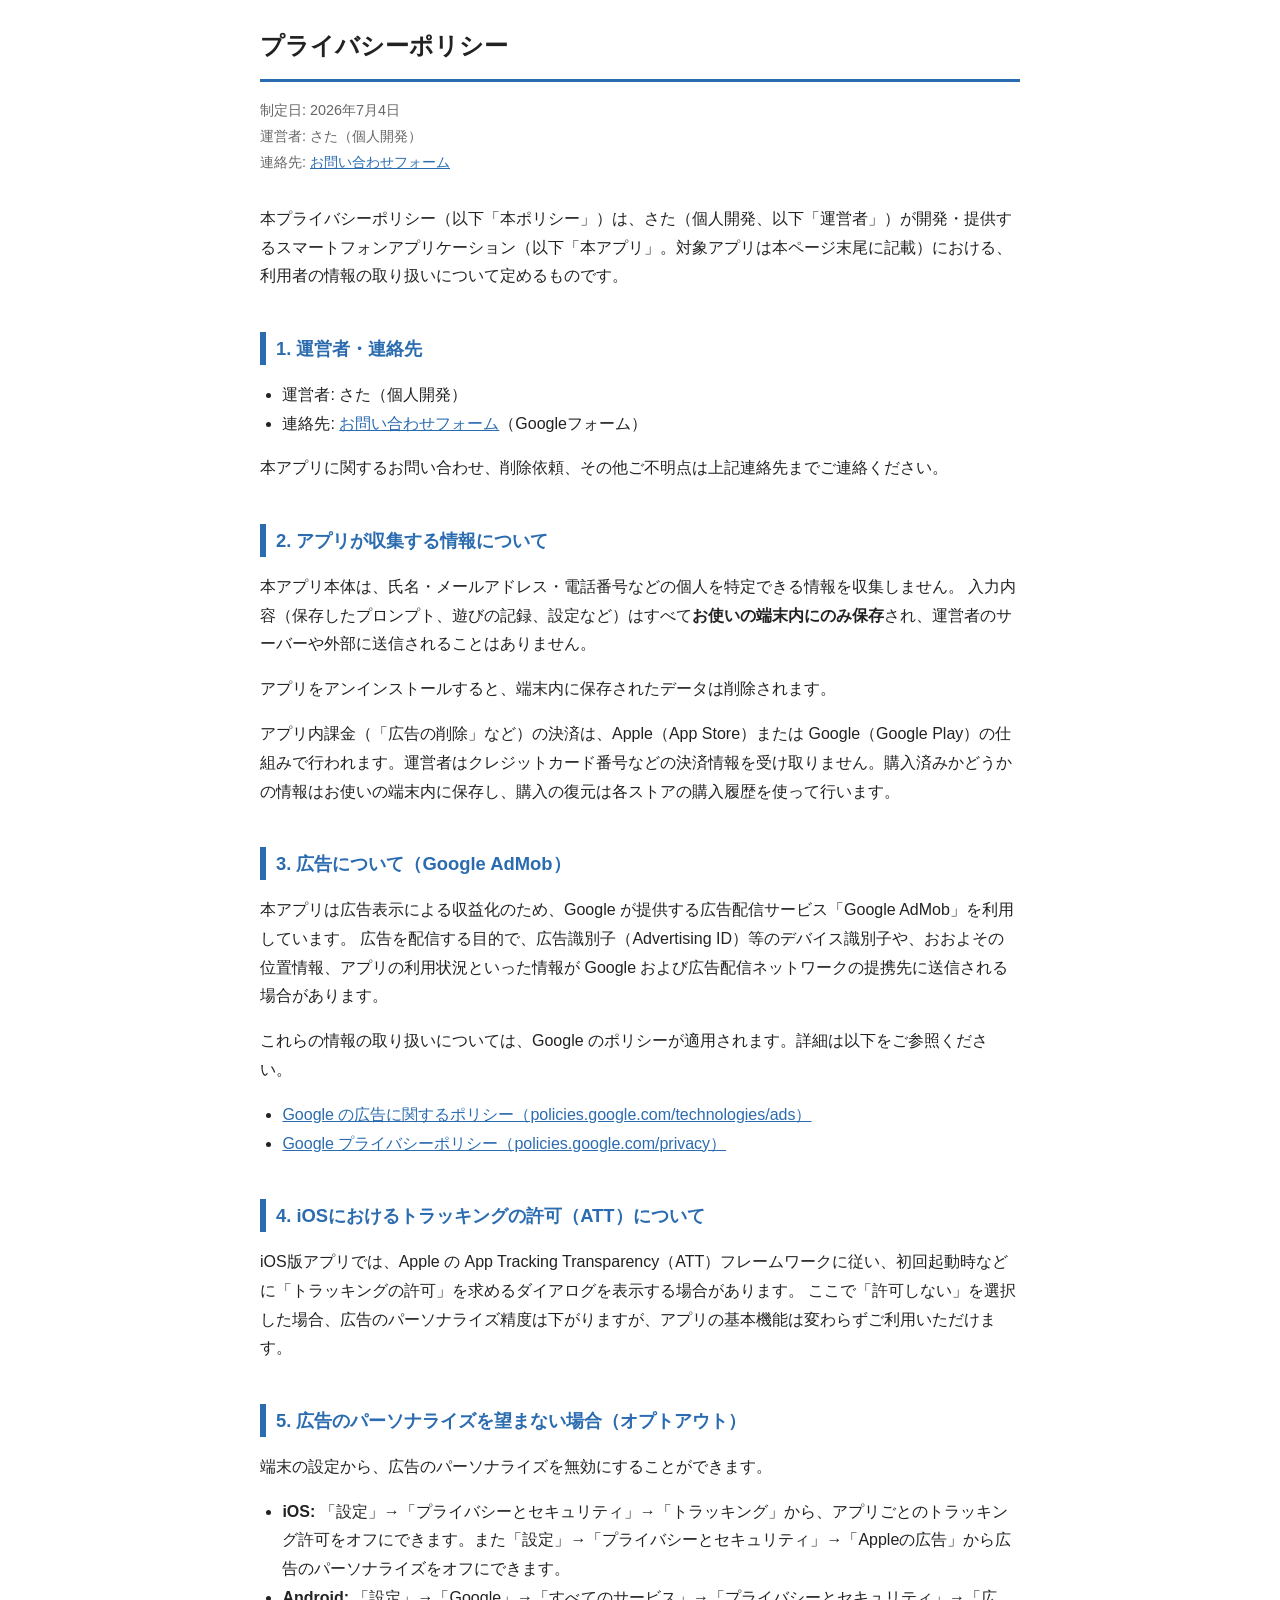
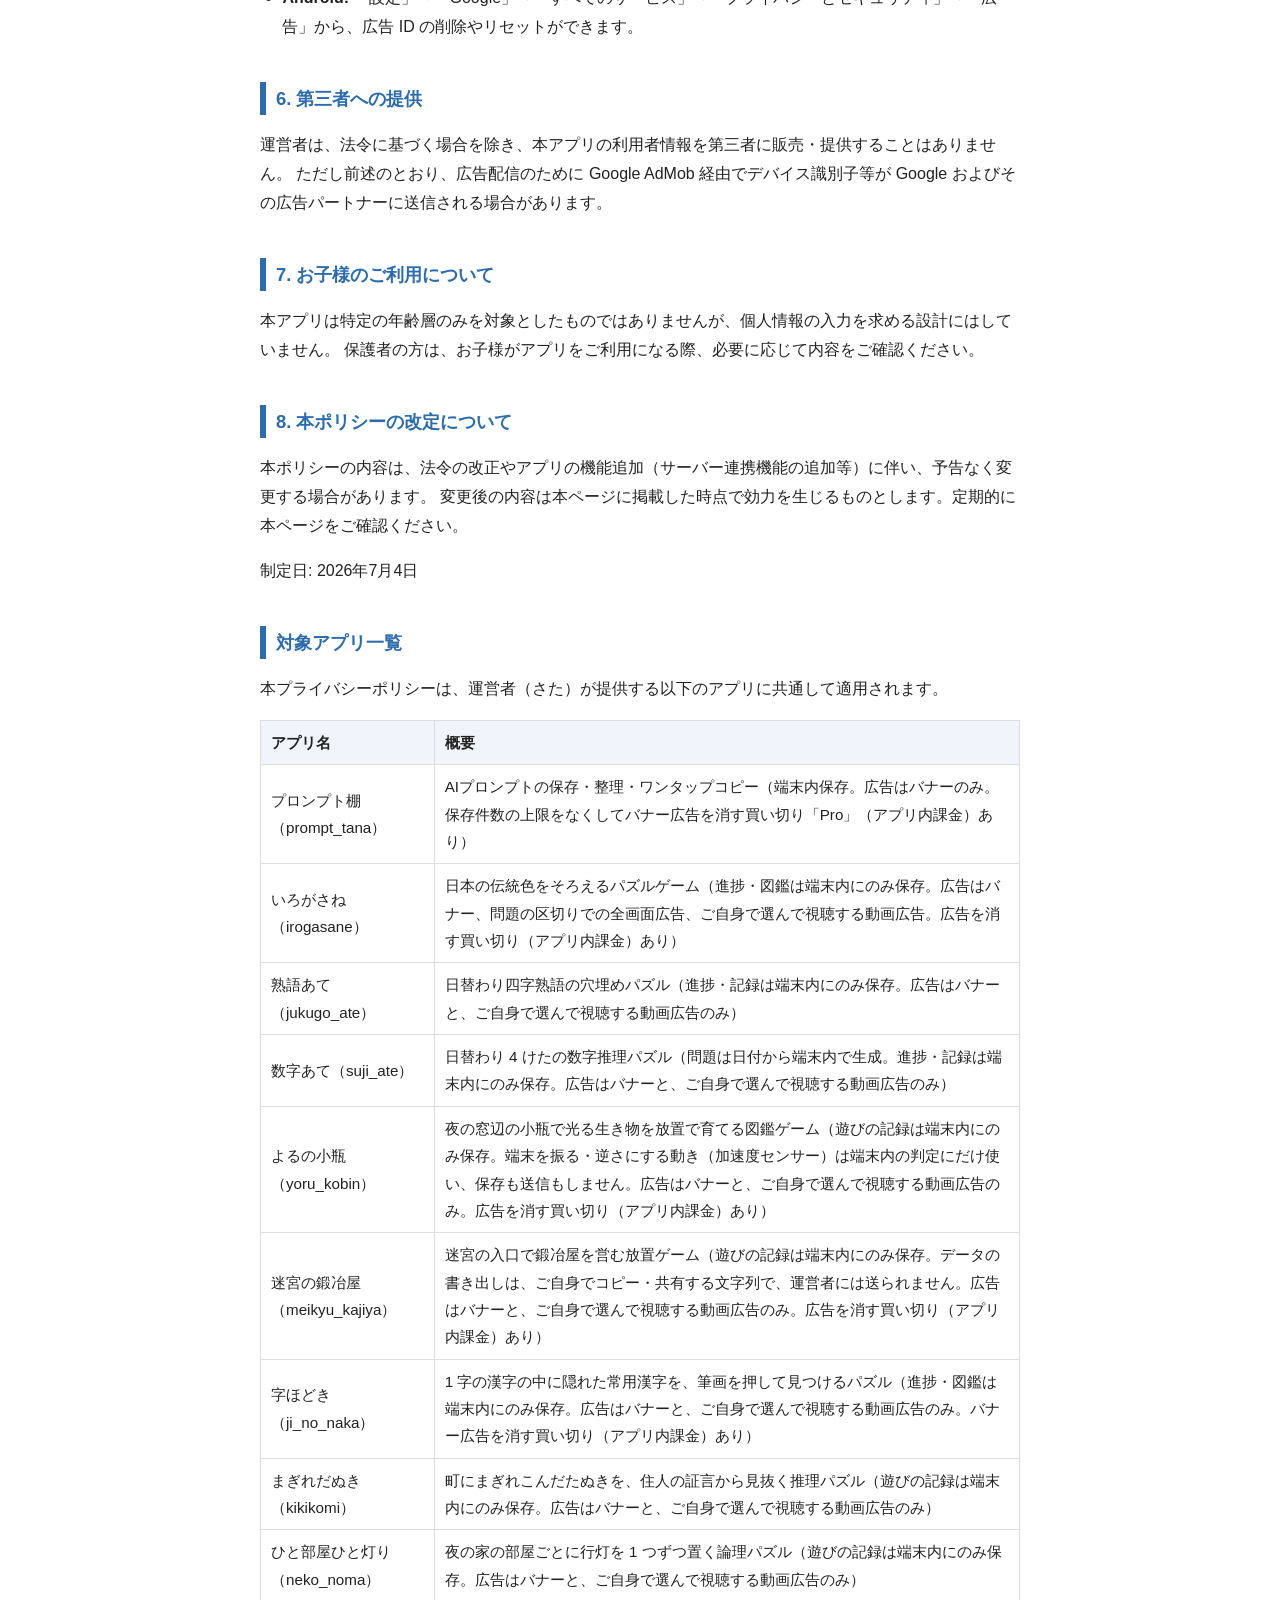
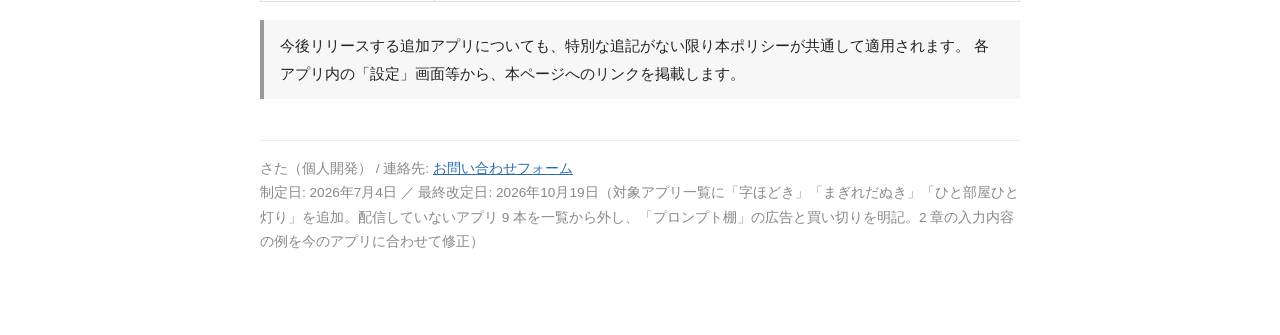
<file: index.html>
<!DOCTYPE html>
<html lang="ja">
<head>
<meta charset="UTF-8">
<meta name="viewport" content="width=device-width, initial-scale=1.0">
<title>プライバシーポリシー | さた（個人開発）</title>
<style>
  :root {
    color-scheme: light dark;
  }
  body {
    font-family: -apple-system, BlinkMacSystemFont, "Hiragino Sans", "Hiragino Kaku Gothic ProN",
      "Yu Gothic", Meiryo, sans-serif;
    line-height: 1.8;
    max-width: 760px;
    margin: 0 auto;
    padding: 24px 20px 80px;
    color: #222;
    background: #fff;
  }
  h1 {
    font-size: 1.5rem;
    border-bottom: 3px solid #2b6cb0;
    padding-bottom: 12px;
    margin-top: 0;
  }
  h2 {
    font-size: 1.15rem;
    margin-top: 2.2em;
    color: #2b6cb0;
    border-left: 6px solid #2b6cb0;
    padding-left: 10px;
  }
  p, li {
    font-size: 1rem;
  }
  ul {
    padding-left: 1.4em;
  }
  a {
    color: #2b6cb0;
    word-break: break-all;
  }
  .meta {
    font-size: 0.9rem;
    color: #666;
    margin-bottom: 2em;
  }
  table {
    width: 100%;
    border-collapse: collapse;
    margin-top: 1em;
    font-size: 0.95rem;
  }
  th, td {
    border: 1px solid #ddd;
    padding: 8px 10px;
    text-align: left;
  }
  th {
    background: #f0f5fb;
  }
  .note {
    background: #f7f7f7;
    border-left: 4px solid #999;
    padding: 12px 16px;
    margin: 1.2em 0;
    font-size: 0.95rem;
  }
  footer {
    margin-top: 3em;
    font-size: 0.85rem;
    color: #888;
    border-top: 1px solid #eee;
    padding-top: 16px;
  }
  @media (prefers-color-scheme: dark) {
    body { background: #121212; color: #e6e6e6; }
    h2 { color: #7ab0ff; border-left-color: #7ab0ff; }
    a { color: #7ab0ff; }
    th { background: #1e2a38; }
    th, td { border-color: #333; }
    .note { background: #1c1c1c; border-left-color: #666; }
    footer { border-top-color: #333; color: #999; }
  }
</style>
</head>
<body>

<h1>プライバシーポリシー</h1>
<p class="meta">
  制定日: 2026年7月4日<br>
  運営者: さた（個人開発）<br>
  連絡先: <a href="https://forms.gle/JyDHurfaHYLAtERG6" target="_blank" rel="noopener">お問い合わせフォーム</a>
</p>

<p>
  本プライバシーポリシー（以下「本ポリシー」）は、さた（個人開発、以下「運営者」）が開発・提供するスマートフォンアプリケーション（以下「本アプリ」。対象アプリは本ページ末尾に記載）における、利用者の情報の取り扱いについて定めるものです。
</p>

<h2>1. 運営者・連絡先</h2>
<ul>
  <li>運営者: さた（個人開発）</li>
  <li>連絡先: <a href="https://forms.gle/JyDHurfaHYLAtERG6" target="_blank" rel="noopener">お問い合わせフォーム</a>（Googleフォーム）</li>
</ul>
<p>本アプリに関するお問い合わせ、削除依頼、その他ご不明点は上記連絡先までご連絡ください。</p>

<h2>2. アプリが収集する情報について</h2>
<p>
  本アプリ本体は、氏名・メールアドレス・電話番号などの個人を特定できる情報を収集しません。
  入力内容（保存したプロンプト、遊びの記録、設定など）はすべて<strong>お使いの端末内にのみ保存</strong>され、運営者のサーバーや外部に送信されることはありません。
</p>
<p>
  アプリをアンインストールすると、端末内に保存されたデータは削除されます。
</p>
<p>
  アプリ内課金（「広告の削除」など）の決済は、Apple（App Store）または Google（Google Play）の仕組みで行われます。運営者はクレジットカード番号などの決済情報を受け取りません。購入済みかどうかの情報はお使いの端末内に保存し、購入の復元は各ストアの購入履歴を使って行います。
</p>

<h2>3. 広告について（Google AdMob）</h2>
<p>
  本アプリは広告表示による収益化のため、Google が提供する広告配信サービス「Google AdMob」を利用しています。
  広告を配信する目的で、広告識別子（Advertising ID）等のデバイス識別子や、おおよその位置情報、アプリの利用状況といった情報が Google および広告配信ネットワークの提携先に送信される場合があります。
</p>
<p>
  これらの情報の取り扱いについては、Google のポリシーが適用されます。詳細は以下をご参照ください。
</p>
<ul>
  <li><a href="https://policies.google.com/technologies/ads" target="_blank" rel="noopener">Google の広告に関するポリシー（policies.google.com/technologies/ads）</a></li>
  <li><a href="https://policies.google.com/privacy" target="_blank" rel="noopener">Google プライバシーポリシー（policies.google.com/privacy）</a></li>
</ul>

<h2>4. iOSにおけるトラッキングの許可（ATT）について</h2>
<p>
  iOS版アプリでは、Apple の App Tracking Transparency（ATT）フレームワークに従い、初回起動時などに「トラッキングの許可」を求めるダイアログを表示する場合があります。
  ここで「許可しない」を選択した場合、広告のパーソナライズ精度は下がりますが、アプリの基本機能は変わらずご利用いただけます。
</p>

<h2>5. 広告のパーソナライズを望まない場合（オプトアウト）</h2>
<p>端末の設定から、広告のパーソナライズを無効にすることができます。</p>
<ul>
  <li><strong>iOS:</strong> 「設定」→「プライバシーとセキュリティ」→「トラッキング」から、アプリごとのトラッキング許可をオフにできます。また「設定」→「プライバシーとセキュリティ」→「Appleの広告」から広告のパーソナライズをオフにできます。</li>
  <li><strong>Android:</strong> 「設定」→「Google」→「すべてのサービス」→「プライバシーとセキュリティ」→「広告」から、広告 ID の削除やリセットができます。</li>
</ul>

<h2>6. 第三者への提供</h2>
<p>
  運営者は、法令に基づく場合を除き、本アプリの利用者情報を第三者に販売・提供することはありません。
  ただし前述のとおり、広告配信のために Google AdMob 経由でデバイス識別子等が Google およびその広告パートナーに送信される場合があります。
</p>

<h2>7. お子様のご利用について</h2>
<p>
  本アプリは特定の年齢層のみを対象としたものではありませんが、個人情報の入力を求める設計にはしていません。
  保護者の方は、お子様がアプリをご利用になる際、必要に応じて内容をご確認ください。
</p>

<h2>8. 本ポリシーの改定について</h2>
<p>
  本ポリシーの内容は、法令の改正やアプリの機能追加（サーバー連携機能の追加等）に伴い、予告なく変更する場合があります。
  変更後の内容は本ページに掲載した時点で効力を生じるものとします。定期的に本ページをご確認ください。
</p>
<p>制定日: 2026年7月4日</p>

<h2>対象アプリ一覧</h2>
<p>本プライバシーポリシーは、運営者（さた）が提供する以下のアプリに共通して適用されます。</p>
<table>
  <thead>
    <tr><th>アプリ名</th><th>概要</th></tr>
  </thead>
  <tbody>
    <tr><td>プロンプト棚（prompt_tana）</td><td>AIプロンプトの保存・整理・ワンタップコピー（端末内保存。広告はバナーのみ。保存件数の上限をなくしてバナー広告を消す買い切り「Pro」（アプリ内課金）あり）</td></tr>
    <tr><td>いろがさね（irogasane）</td><td>日本の伝統色をそろえるパズルゲーム（進捗・図鑑は端末内にのみ保存。広告はバナー、問題の区切りでの全画面広告、ご自身で選んで視聴する動画広告。広告を消す買い切り（アプリ内課金）あり）</td></tr>
    <tr><td>熟語あて（jukugo_ate）</td><td>日替わり四字熟語の穴埋めパズル（進捗・記録は端末内にのみ保存。広告はバナーと、ご自身で選んで視聴する動画広告のみ）</td></tr>
    <tr><td>数字あて（suji_ate）</td><td>日替わり 4 けたの数字推理パズル（問題は日付から端末内で生成。進捗・記録は端末内にのみ保存。広告はバナーと、ご自身で選んで視聴する動画広告のみ）</td></tr>
    <tr><td>よるの小瓶（yoru_kobin）</td><td>夜の窓辺の小瓶で光る生き物を放置で育てる図鑑ゲーム（遊びの記録は端末内にのみ保存。端末を振る・逆さにする動き（加速度センサー）は端末内の判定にだけ使い、保存も送信もしません。広告はバナーと、ご自身で選んで視聴する動画広告のみ。広告を消す買い切り（アプリ内課金）あり）</td></tr>
    <tr><td>迷宮の鍛冶屋（meikyu_kajiya）</td><td>迷宮の入口で鍛冶屋を営む放置ゲーム（遊びの記録は端末内にのみ保存。データの書き出しは、ご自身でコピー・共有する文字列で、運営者には送られません。広告はバナーと、ご自身で選んで視聴する動画広告のみ。広告を消す買い切り（アプリ内課金）あり）</td></tr>
    <tr><td>字ほどき（ji_no_naka）</td><td>1 字の漢字の中に隠れた常用漢字を、筆画を押して見つけるパズル（進捗・図鑑は端末内にのみ保存。広告はバナーと、ご自身で選んで視聴する動画広告のみ。バナー広告を消す買い切り（アプリ内課金）あり）</td></tr>
    <tr><td>まぎれだぬき（kikikomi）</td><td>町にまぎれこんだたぬきを、住人の証言から見抜く推理パズル（遊びの記録は端末内にのみ保存。広告はバナーと、ご自身で選んで視聴する動画広告のみ）</td></tr>
    <tr><td>ひと部屋ひと灯り（neko_noma）</td><td>夜の家の部屋ごとに行灯を 1 つずつ置く論理パズル（遊びの記録は端末内にのみ保存。広告はバナーと、ご自身で選んで視聴する動画広告のみ）</td></tr>
  </tbody>
</table>
<p class="note">
  今後リリースする追加アプリについても、特別な追記がない限り本ポリシーが共通して適用されます。
  各アプリ内の「設定」画面等から、本ページへのリンクを掲載します。
</p>

<footer>
  さた（個人開発） / 連絡先: <a href="https://forms.gle/JyDHurfaHYLAtERG6" target="_blank" rel="noopener">お問い合わせフォーム</a><br>
  制定日: 2026年7月4日 ／ 最終改定日: 2026年10月19日（対象アプリ一覧に「字ほどき」「まぎれだぬき」「ひと部屋ひと灯り」を追加。配信していないアプリ 9 本を一覧から外し、「プロンプト棚」の広告と買い切りを明記。2 章の入力内容の例を今のアプリに合わせて修正）
</footer>

</body>
</html>
</file>
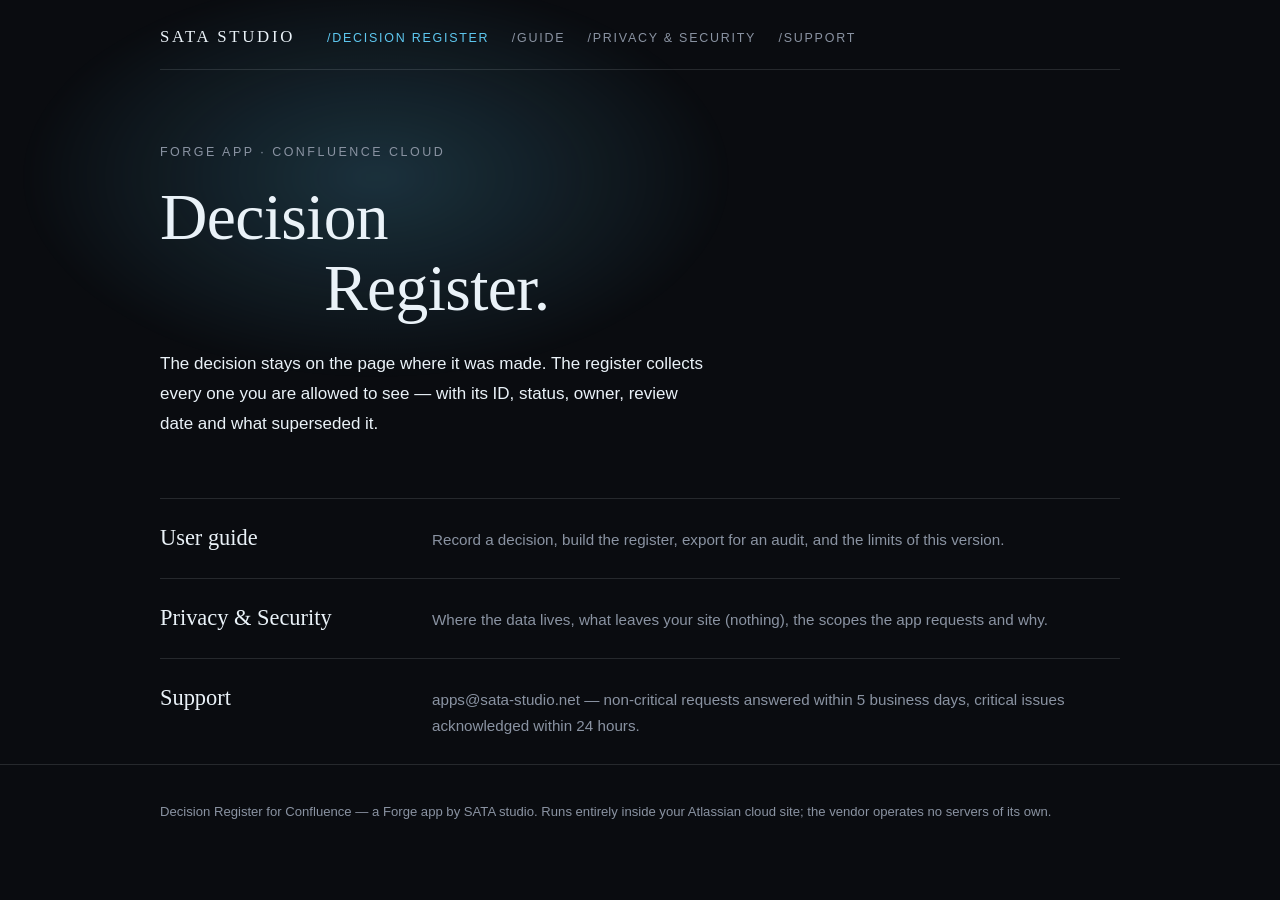
<file: decision-register/index.html>
<!DOCTYPE html>
<html lang="en">
<head>
<meta charset="utf-8">
<meta name="viewport" content="width=device-width, initial-scale=1">
<title>Decision Register for Confluence | SATA studio</title>
<meta name="description" content="A governed decision log for Confluence: ID, status, owner, review date, superseded-by and CSV export. Documentation and security statement for the Forge app by SATA studio.">
<meta name="robots" content="index, follow">
<link rel="stylesheet" href="assets/dr.css">
</head>
<body>

<header class="masthead wrap">
  <a class="masthead__mark" href="index.html">SATA studio</a>
  <nav aria-label="Sections">
    <ul class="slashnav">
      <li><a href="index.html" aria-current="page">/Decision Register</a></li>
      <li><a href="guide.html">/Guide</a></li>
      <li><a href="privacy-security.html">/Privacy &amp; Security</a></li>
      <li><a href="mailto:apps@sata-studio.net">/Support</a></li>
    </ul>
  </nav>
</header>

<main class="wrap">
  <section class="hero">
    <div class="hero__glow" aria-hidden="true"></div>
    <div class="hero__inner">
      <p class="hero__kicker">Forge app · Confluence Cloud</p>
      <h1>Decision<span class="spread">Register.</span></h1>
      <p class="hero__lede">The decision stays on the page where it was made. The register collects every
        one you are allowed to see — with its ID, status, owner, review date and what superseded it.</p>
    </div>
  </section>

  <nav aria-label="Documentation">
    <ul class="stack">
      <li>
        <a href="guide.html">
          <span class="stack__title">User guide</span>
          <p class="stack__desc">Record a decision, build the register, export for an audit, and the
            limits of this version.</p>
        </a>
      </li>
      <li>
        <a href="privacy-security.html">
          <span class="stack__title">Privacy &amp; Security</span>
          <p class="stack__desc">Where the data lives, what leaves your site (nothing), the scopes the
            app requests and why.</p>
        </a>
      </li>
      <li>
        <a href="mailto:apps@sata-studio.net">
          <span class="stack__title">Support</span>
          <p class="stack__desc">apps@sata-studio.net — non-critical requests answered within 5 business
            days, critical issues acknowledged within 24 hours.</p>
        </a>
      </li>
    </ul>
  </nav>
</main>

<footer class="colophon">
  <div class="wrap">
    <p>Decision Register for Confluence — a Forge app by SATA studio. Runs entirely inside your Atlassian cloud site; the vendor operates no servers of its own.</p>
  </div>
</footer>

</body>
</html>
</file>
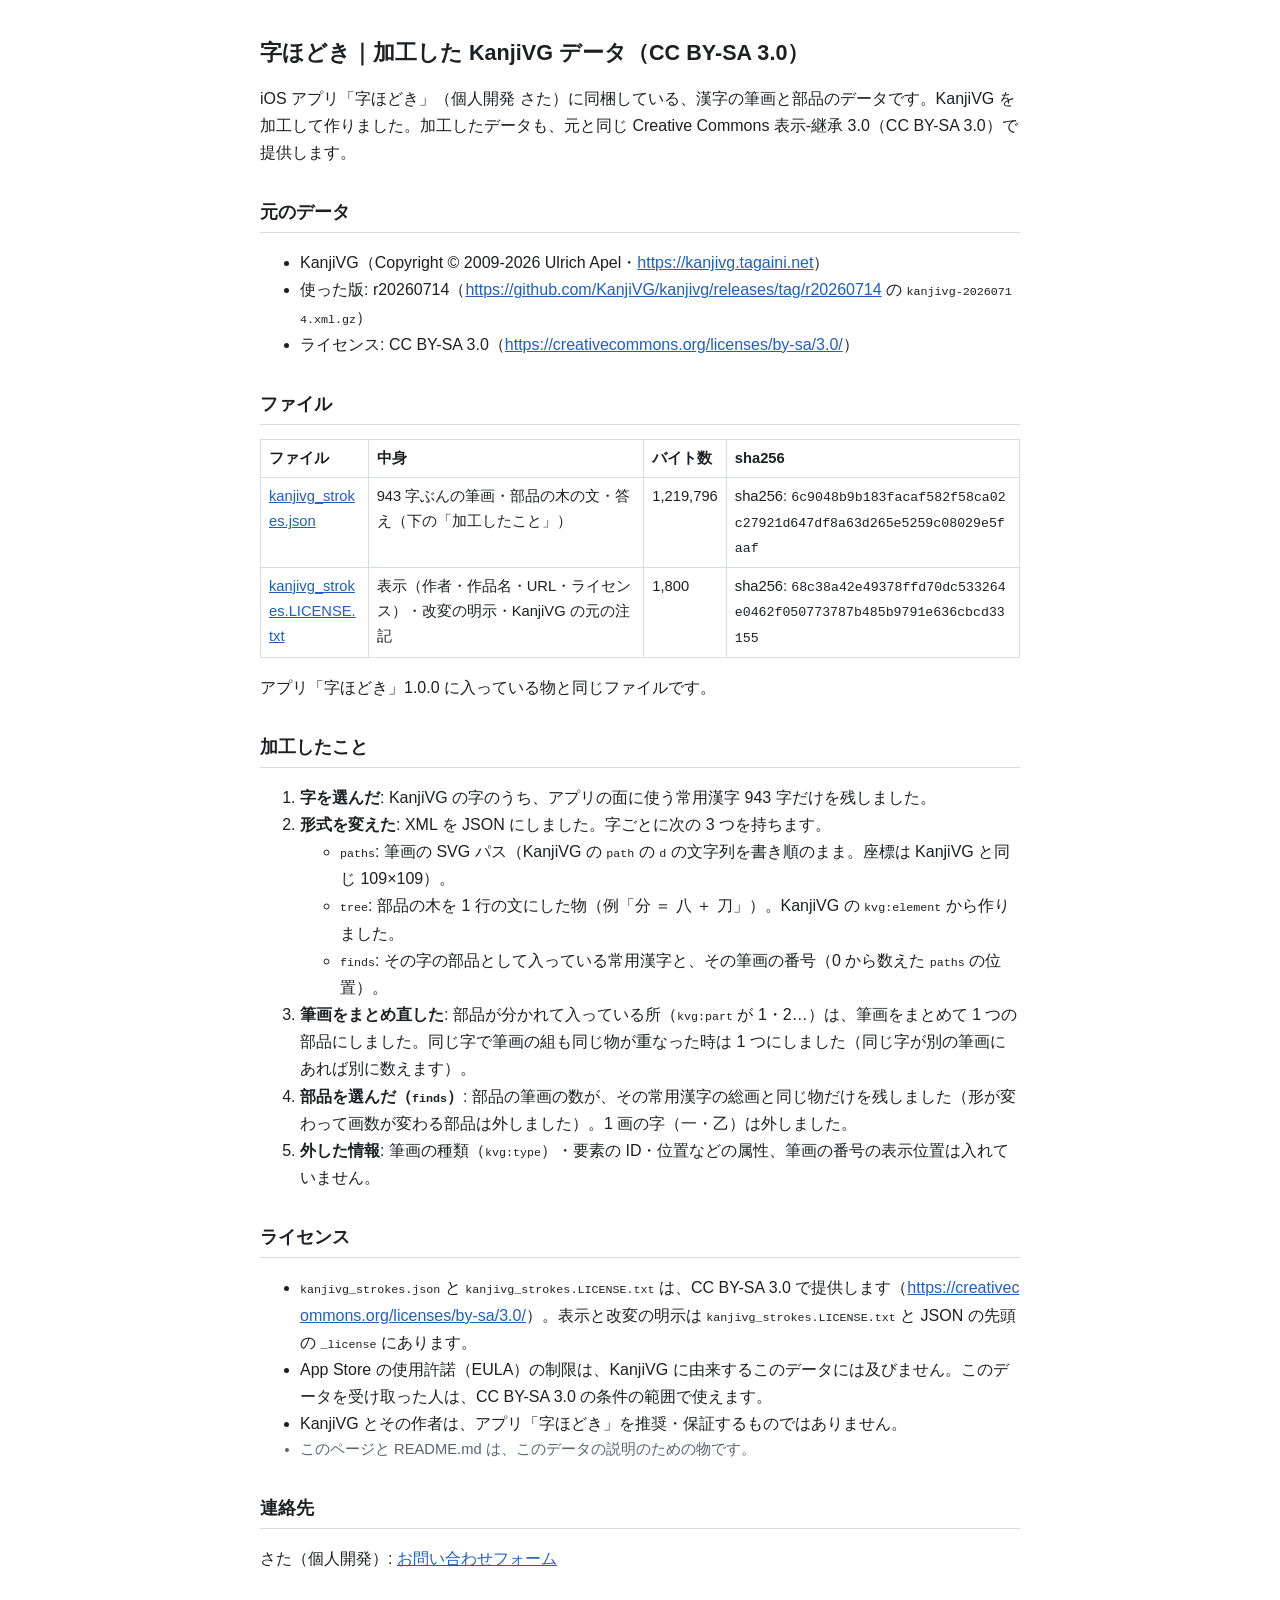
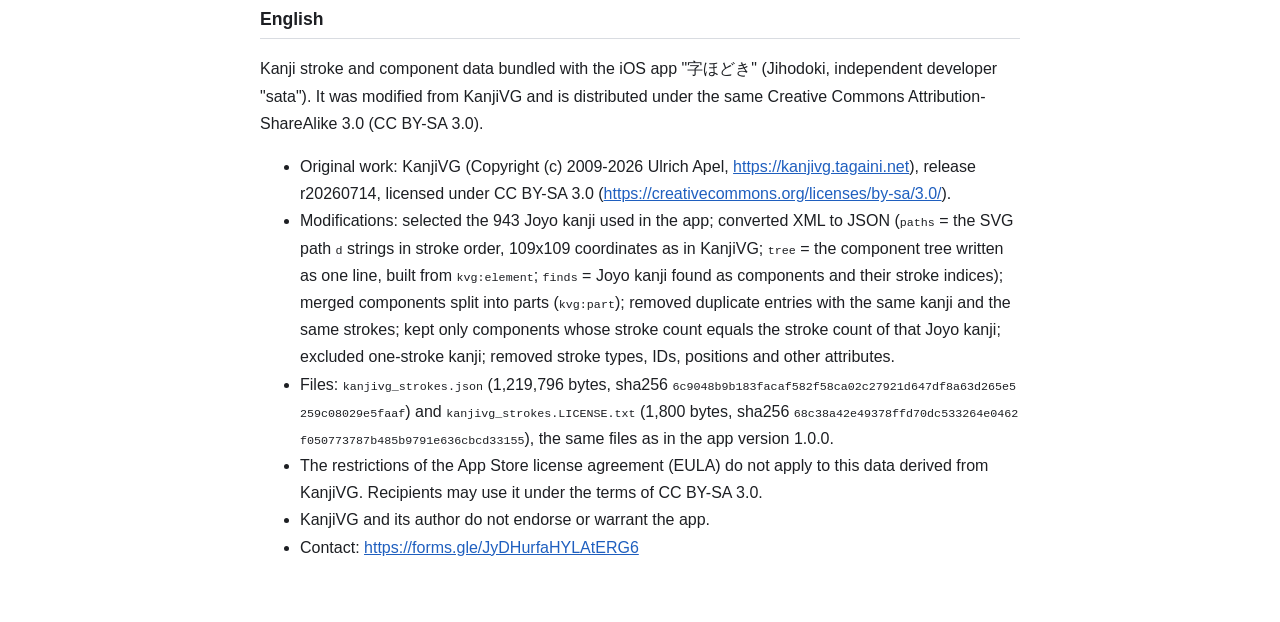
<file: jihodoki-kanjivg/index.html>
<!doctype html>
<html lang="ja">
<head>
<meta charset="utf-8">
<meta name="viewport" content="width=device-width, initial-scale=1">
<title>字ほどき｜加工した KanjiVG データ（CC BY-SA 3.0）</title>
<style>
  :root { --bg:#ffffff; --text:#1d1f23; --muted:#5a6270; --line:#d9dce1; --link:#1f5fbf; }
  @media (prefers-color-scheme: dark) { :root { --bg:#15171b; --text:#e9ecf1; --muted:#a3abb8; --line:#2c3038; --link:#8ab4f8; } }
  body { margin:0; background:var(--bg); color:var(--text); font-family: -apple-system, "Hiragino Sans", "Noto Sans JP", sans-serif; line-height:1.7; }
  main { max-width:760px; margin:0 auto; padding:24px 16px 48px; }
  h1 { font-size:1.35rem; line-height:1.4; }
  h2 { font-size:1.1rem; margin-top:2rem; border-bottom:1px solid var(--line); padding-bottom:4px; }
  a { color:var(--link); word-break:break-all; }
  code { font-size:0.9em; word-break:break-all; }
  table { border-collapse:collapse; width:100%; font-size:0.92rem; }
  th, td { border:1px solid var(--line); padding:6px 8px; text-align:left; vertical-align:top; }
  .note { color:var(--muted); font-size:0.92rem; }
  .scroll { overflow-x:auto; }
</style>
</head>
<body>
<main>
<h1>字ほどき｜加工した KanjiVG データ（CC BY-SA 3.0）</h1>
<p>iOS アプリ「字ほどき」（個人開発 さた）に同梱している、漢字の筆画と部品のデータです。KanjiVG を加工して作りました。加工したデータも、元と同じ Creative Commons 表示-継承 3.0（CC BY-SA 3.0）で提供します。</p>

<h2>元のデータ</h2>
<ul>
  <li>KanjiVG（Copyright © 2009-2026 Ulrich Apel・<a href="https://kanjivg.tagaini.net">https://kanjivg.tagaini.net</a>）</li>
  <li>使った版: r20260714（<a href="https://github.com/KanjiVG/kanjivg/releases/tag/r20260714">https://github.com/KanjiVG/kanjivg/releases/tag/r20260714</a> の <code>kanjivg-20260714.xml.gz</code>）</li>
  <li>ライセンス: CC BY-SA 3.0（<a href="https://creativecommons.org/licenses/by-sa/3.0/">https://creativecommons.org/licenses/by-sa/3.0/</a>）</li>
</ul>

<h2>ファイル</h2>
<div class="scroll">
<table>
  <tr><th>ファイル</th><th>中身</th><th>バイト数</th><th>sha256</th></tr>
  <tr><td><a href="kanjivg_strokes.json">kanjivg_strokes.json</a></td><td>943 字ぶんの筆画・部品の木の文・答え（下の「加工したこと」）</td><td>1,219,796</td><td>sha256: <code>6c9048b9b183facaf582f58ca02c27921d647df8a63d265e5259c08029e5faaf</code></td></tr>
  <tr><td><a href="kanjivg_strokes.LICENSE.txt">kanjivg_strokes.LICENSE.txt</a></td><td>表示（作者・作品名・URL・ライセンス）・改変の明示・KanjiVG の元の注記</td><td>1,800</td><td>sha256: <code>68c38a42e49378ffd70dc533264e0462f050773787b485b9791e636cbcd33155</code></td></tr>
</table>
</div>
<p>アプリ「字ほどき」1.0.0 に入っている物と同じファイルです。</p>

<h2>加工したこと</h2>
<ol>
  <li><strong>字を選んだ</strong>: KanjiVG の字のうち、アプリの面に使う常用漢字 943 字だけを残しました。</li>
  <li><strong>形式を変えた</strong>: XML を JSON にしました。字ごとに次の 3 つを持ちます。
    <ul>
      <li><code>paths</code>: 筆画の SVG パス（KanjiVG の <code>path</code> の <code>d</code> の文字列を書き順のまま。座標は KanjiVG と同じ 109×109）。</li>
      <li><code>tree</code>: 部品の木を 1 行の文にした物（例「分 ＝ 八 ＋ 刀」）。KanjiVG の <code>kvg:element</code> から作りました。</li>
      <li><code>finds</code>: その字の部品として入っている常用漢字と、その筆画の番号（0 から数えた <code>paths</code> の位置）。</li>
    </ul>
  </li>
  <li><strong>筆画をまとめ直した</strong>: 部品が分かれて入っている所（<code>kvg:part</code> が 1・2…）は、筆画をまとめて 1 つの部品にしました。同じ字で筆画の組も同じ物が重なった時は 1 つにしました（同じ字が別の筆画にあれば別に数えます）。</li>
  <li><strong>部品を選んだ（<code>finds</code>）</strong>: 部品の筆画の数が、その常用漢字の総画と同じ物だけを残しました（形が変わって画数が変わる部品は外しました）。1 画の字（一・乙）は外しました。</li>
  <li><strong>外した情報</strong>: 筆画の種類（<code>kvg:type</code>）・要素の ID・位置などの属性、筆画の番号の表示位置は入れていません。</li>
</ol>

<h2>ライセンス</h2>
<ul>
  <li><code>kanjivg_strokes.json</code> と <code>kanjivg_strokes.LICENSE.txt</code> は、CC BY-SA 3.0 で提供します（<a href="https://creativecommons.org/licenses/by-sa/3.0/">https://creativecommons.org/licenses/by-sa/3.0/</a>）。表示と改変の明示は <code>kanjivg_strokes.LICENSE.txt</code> と JSON の先頭の <code>_license</code> にあります。</li>
  <li>App Store の使用許諾（EULA）の制限は、KanjiVG に由来するこのデータには及びません。このデータを受け取った人は、CC BY-SA 3.0 の条件の範囲で使えます。</li>
  <li>KanjiVG とその作者は、アプリ「字ほどき」を推奨・保証するものではありません。</li>
  <li class="note">このページと README.md は、このデータの説明のための物です。</li>
</ul>

<h2>連絡先</h2>
<p>さた（個人開発）: <a href="https://forms.gle/JyDHurfaHYLAtERG6" target="_blank" rel="noopener">お問い合わせフォーム</a></p>

<h2 lang="en">English</h2>
<div lang="en">
<p>Kanji stroke and component data bundled with the iOS app "字ほどき" (Jihodoki, independent developer "sata"). It was modified from KanjiVG and is distributed under the same Creative Commons Attribution-ShareAlike 3.0 (CC BY-SA 3.0).</p>
<ul>
  <li>Original work: KanjiVG (Copyright (c) 2009-2026 Ulrich Apel, <a href="https://kanjivg.tagaini.net">https://kanjivg.tagaini.net</a>), release r20260714, licensed under CC BY-SA 3.0 (<a href="https://creativecommons.org/licenses/by-sa/3.0/">https://creativecommons.org/licenses/by-sa/3.0/</a>).</li>
  <li>Modifications: selected the 943 Joyo kanji used in the app; converted XML to JSON (<code>paths</code> = the SVG path <code>d</code> strings in stroke order, 109x109 coordinates as in KanjiVG; <code>tree</code> = the component tree written as one line, built from <code>kvg:element</code>; <code>finds</code> = Joyo kanji found as components and their stroke indices); merged components split into parts (<code>kvg:part</code>); removed duplicate entries with the same kanji and the same strokes; kept only components whose stroke count equals the stroke count of that Joyo kanji; excluded one-stroke kanji; removed stroke types, IDs, positions and other attributes.</li>
  <li>Files: <code>kanjivg_strokes.json</code> (1,219,796 bytes, sha256 <code>6c9048b9b183facaf582f58ca02c27921d647df8a63d265e5259c08029e5faaf</code>) and <code>kanjivg_strokes.LICENSE.txt</code> (1,800 bytes, sha256 <code>68c38a42e49378ffd70dc533264e0462f050773787b485b9791e636cbcd33155</code>), the same files as in the app version 1.0.0.</li>
  <li>The restrictions of the App Store license agreement (EULA) do not apply to this data derived from KanjiVG. Recipients may use it under the terms of CC BY-SA 3.0.</li>
  <li>KanjiVG and its author do not endorse or warrant the app.</li>
  <li>Contact: <a href="https://forms.gle/JyDHurfaHYLAtERG6" target="_blank" rel="noopener">https://forms.gle/JyDHurfaHYLAtERG6</a></li>
</ul>
</div>
</main>
</body>
</html>
</file>
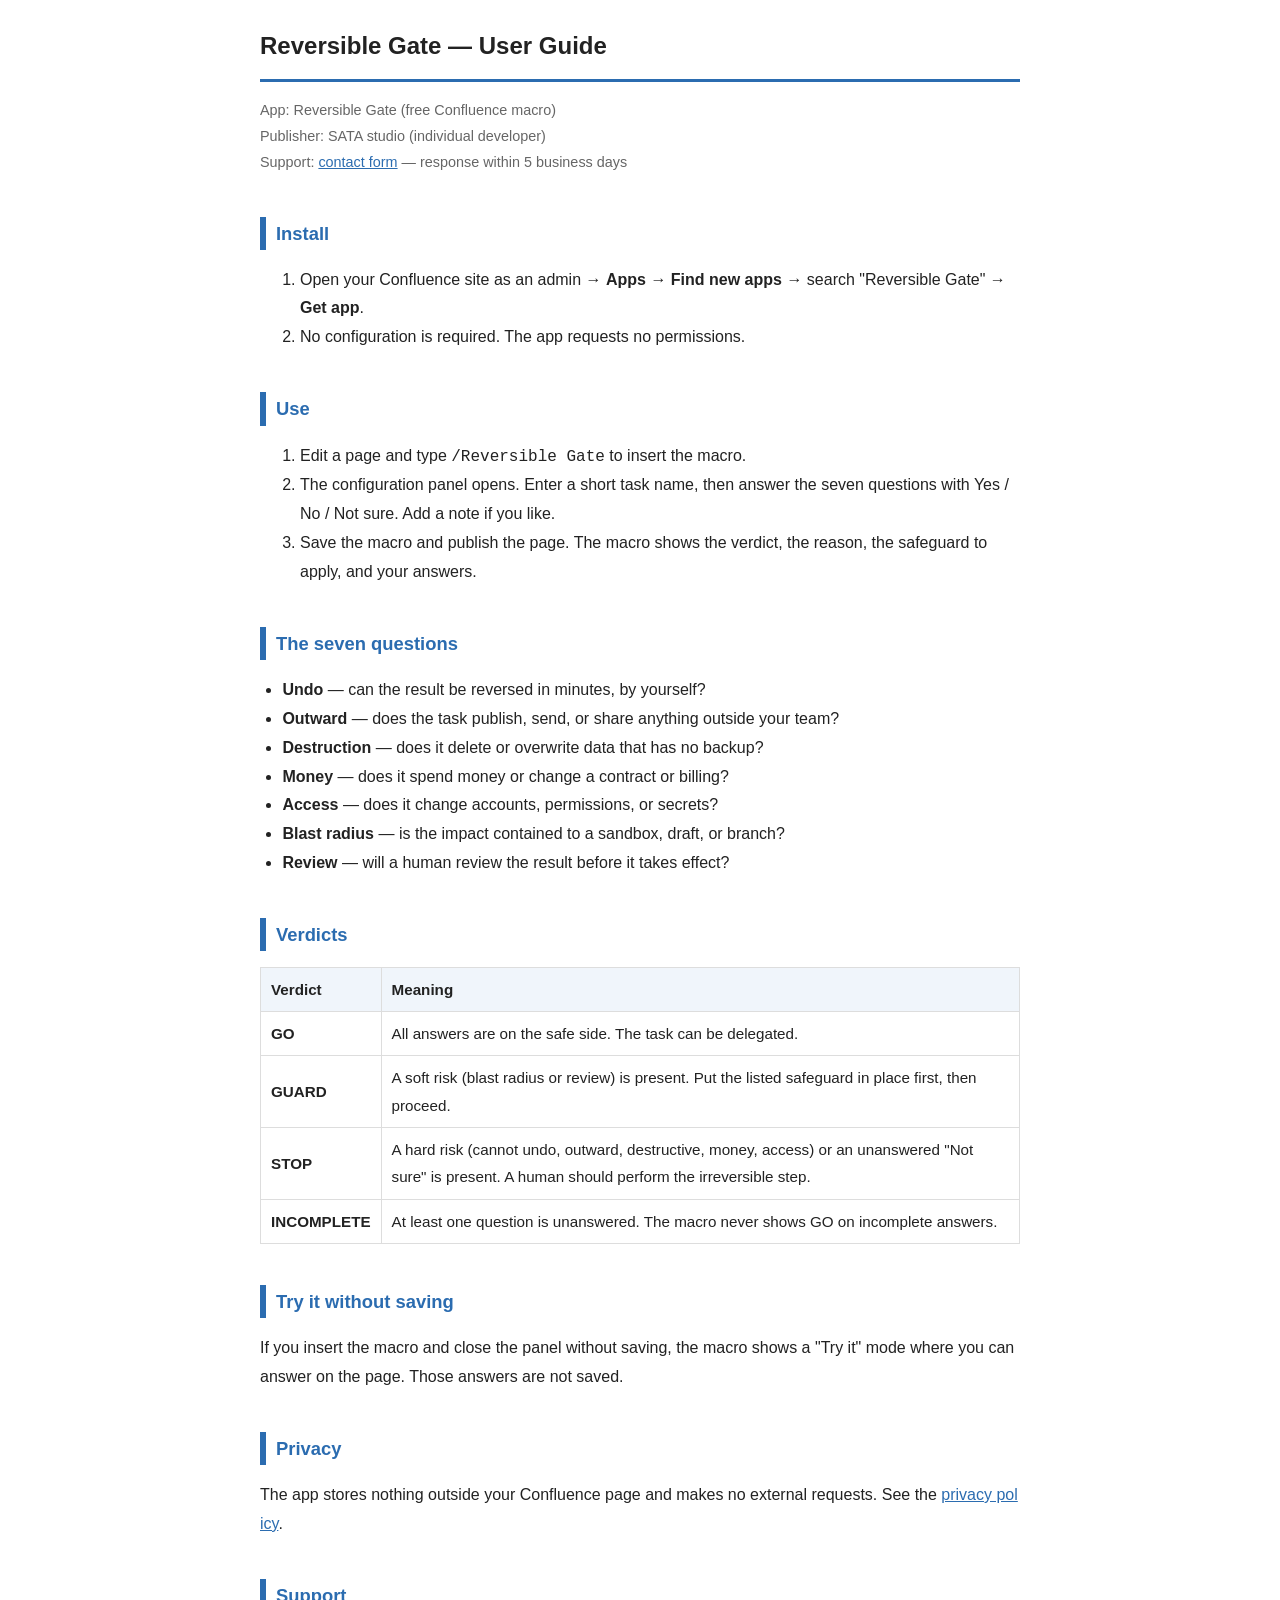
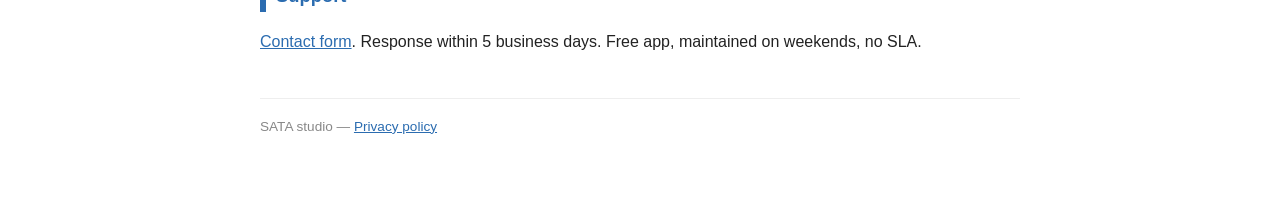
<file: reversible-gate-guide.html>
<!DOCTYPE html>
<html lang="en">
<head>
<meta charset="UTF-8">
<meta name="viewport" content="width=device-width, initial-scale=1.0">
<title>Reversible Gate — User Guide</title>
<style>
  :root { color-scheme: light dark; }
  body {
    font-family: -apple-system, BlinkMacSystemFont, "Segoe UI", Roboto, Helvetica, Arial, sans-serif;
    line-height: 1.8; max-width: 760px; margin: 0 auto;
    padding: 24px 20px 80px; color: #222; background: #fff;
  }
  h1 { font-size: 1.5rem; border-bottom: 3px solid #2b6cb0; padding-bottom: 12px; margin-top: 0; }
  h2 { font-size: 1.15rem; margin-top: 2.2em; color: #2b6cb0; border-left: 6px solid #2b6cb0; padding-left: 10px; }
  p, li { font-size: 1rem; }
  ul { padding-left: 1.4em; }
  a { color: #2b6cb0; word-break: break-all; }
  .meta { font-size: 0.9rem; color: #666; margin-bottom: 2em; }
  table { width: 100%; border-collapse: collapse; margin-top: 1em; font-size: 0.95rem; }
  th, td { border: 1px solid #ddd; padding: 8px 10px; text-align: left; }
  th { background: #f0f5fb; }
  .note { background: #f7f7f7; border-left: 4px solid #999; padding: 12px 16px; margin: 1.2em 0; font-size: 0.95rem; }
  footer { margin-top: 3em; font-size: 0.85rem; color: #888; border-top: 1px solid #eee; padding-top: 16px; }
  @media (prefers-color-scheme: dark) {
    body { background: #121212; color: #e6e6e6; }
    h2 { color: #7ab0ff; border-left-color: #7ab0ff; }
    a { color: #7ab0ff; }
    th { background: #1e2a38; }
    th, td { border-color: #333; }
    .note { background: #1c1c1c; border-left-color: #666; }
    footer { border-top-color: #333; color: #999; }
  }
</style>
</head>
<body>

<h1>Reversible Gate — User Guide</h1>
<p class="meta">
  App: Reversible Gate (free Confluence macro)<br>
  Publisher: SATA studio (individual developer)<br>
  Support: <a href="https://forms.gle/KaJqzxqDE4WATgf6A" target="_blank" rel="noopener">contact form</a> — response within 5 business days
</p>

<h2>Install</h2>
<ol>
  <li>Open your Confluence site as an admin → <strong>Apps → Find new apps</strong> → search "Reversible Gate" → <strong>Get app</strong>.</li>
  <li>No configuration is required. The app requests no permissions.</li>
</ol>

<h2>Use</h2>
<ol>
  <li>Edit a page and type <code>/Reversible Gate</code> to insert the macro.</li>
  <li>The configuration panel opens. Enter a short task name, then answer the seven questions with Yes / No / Not sure. Add a note if you like.</li>
  <li>Save the macro and publish the page. The macro shows the verdict, the reason, the safeguard to apply, and your answers.</li>
</ol>

<h2>The seven questions</h2>
<ul>
  <li><strong>Undo</strong> — can the result be reversed in minutes, by yourself?</li>
  <li><strong>Outward</strong> — does the task publish, send, or share anything outside your team?</li>
  <li><strong>Destruction</strong> — does it delete or overwrite data that has no backup?</li>
  <li><strong>Money</strong> — does it spend money or change a contract or billing?</li>
  <li><strong>Access</strong> — does it change accounts, permissions, or secrets?</li>
  <li><strong>Blast radius</strong> — is the impact contained to a sandbox, draft, or branch?</li>
  <li><strong>Review</strong> — will a human review the result before it takes effect?</li>
</ul>

<h2>Verdicts</h2>
<table>
  <tr><th>Verdict</th><th>Meaning</th></tr>
  <tr><td><strong>GO</strong></td><td>All answers are on the safe side. The task can be delegated.</td></tr>
  <tr><td><strong>GUARD</strong></td><td>A soft risk (blast radius or review) is present. Put the listed safeguard in place first, then proceed.</td></tr>
  <tr><td><strong>STOP</strong></td><td>A hard risk (cannot undo, outward, destructive, money, access) or an unanswered "Not sure" is present. A human should perform the irreversible step.</td></tr>
  <tr><td><strong>INCOMPLETE</strong></td><td>At least one question is unanswered. The macro never shows GO on incomplete answers.</td></tr>
</table>

<h2>Try it without saving</h2>
<p>If you insert the macro and close the panel without saving, the macro shows a "Try it" mode where you can answer on the page. Those answers are not saved.</p>

<h2>Privacy</h2>
<p>The app stores nothing outside your Confluence page and makes no external requests. See the <a href="reversible-gate.html">privacy policy</a>.</p>

<h2>Support</h2>
<p><a href="https://forms.gle/KaJqzxqDE4WATgf6A" target="_blank" rel="noopener">Contact form</a>. Response within 5 business days. Free app, maintained on weekends, no SLA.</p>

<footer>
  SATA studio — <a href="reversible-gate.html">Privacy policy</a>
</footer>
</body>
</html>
</file>
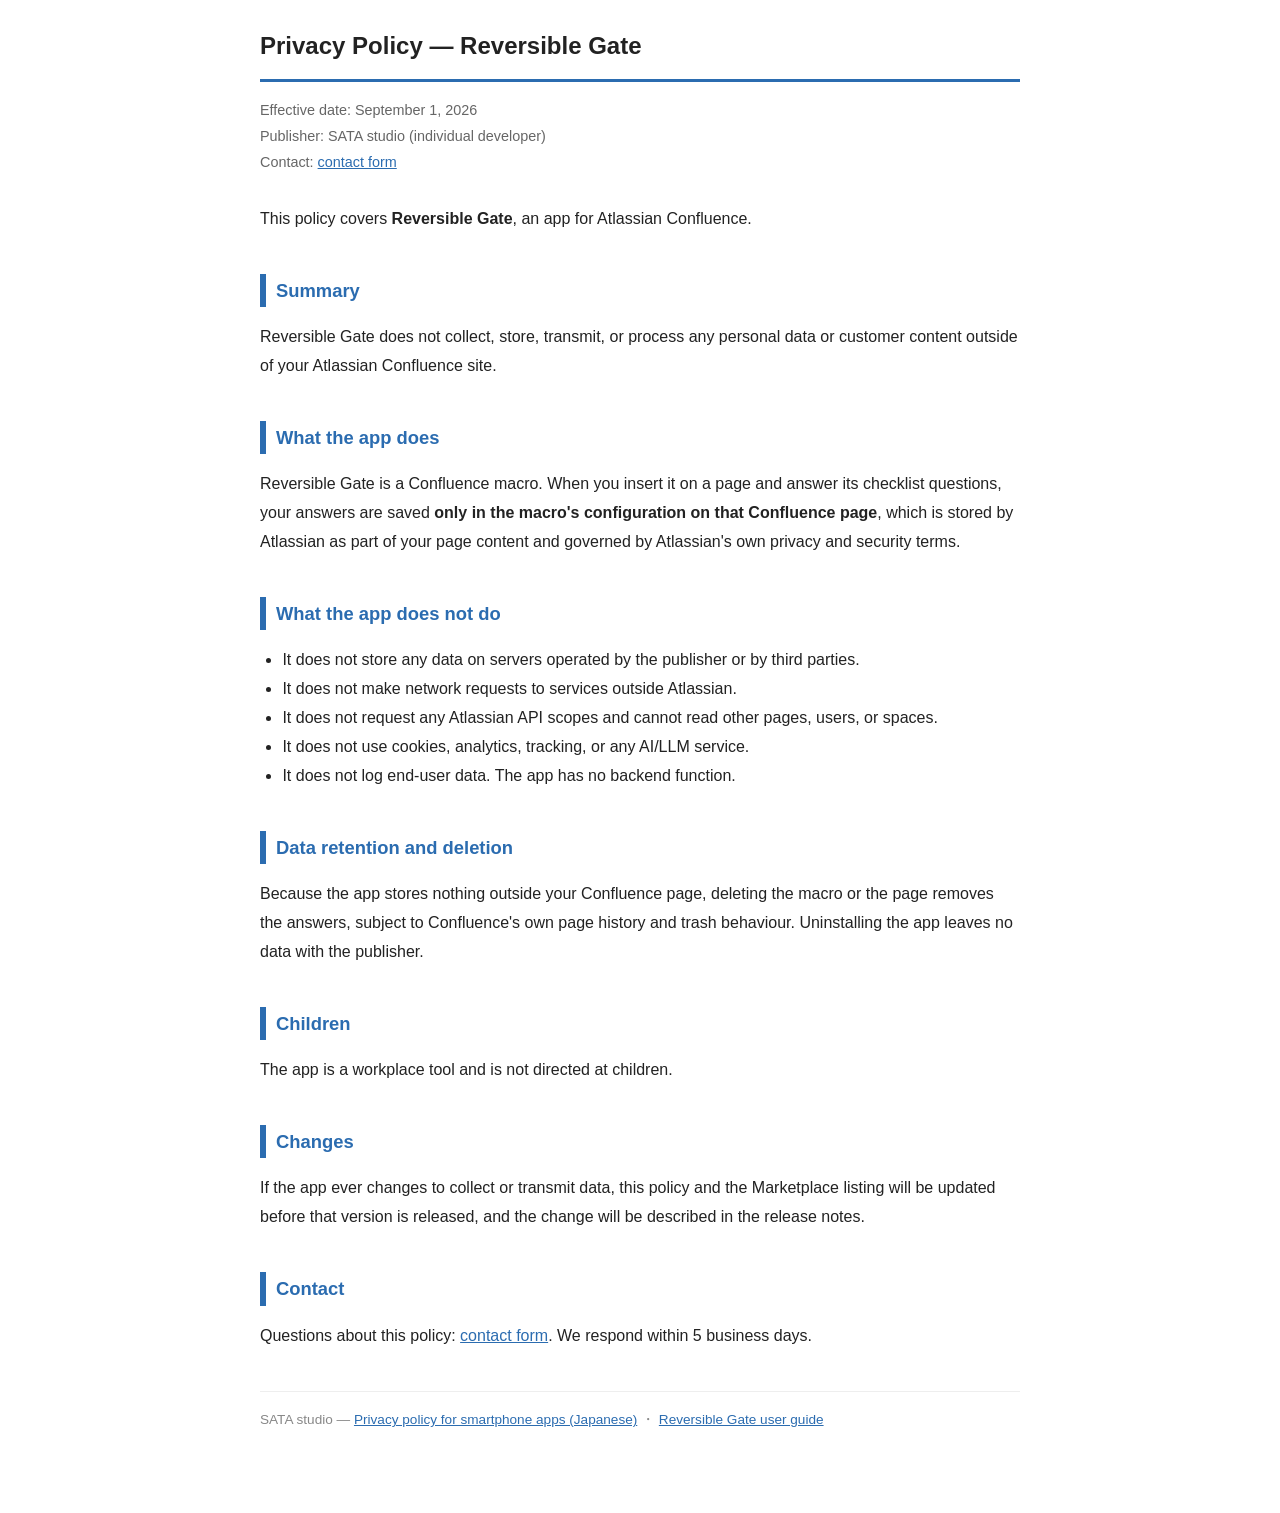
<file: reversible-gate.html>
<!DOCTYPE html>
<html lang="en">
<head>
<meta charset="UTF-8">
<meta name="viewport" content="width=device-width, initial-scale=1.0">
<title>Privacy Policy — Reversible Gate</title>
<style>
  :root { color-scheme: light dark; }
  body {
    font-family: -apple-system, BlinkMacSystemFont, "Segoe UI", Roboto, Helvetica, Arial, sans-serif;
    line-height: 1.8; max-width: 760px; margin: 0 auto;
    padding: 24px 20px 80px; color: #222; background: #fff;
  }
  h1 { font-size: 1.5rem; border-bottom: 3px solid #2b6cb0; padding-bottom: 12px; margin-top: 0; }
  h2 { font-size: 1.15rem; margin-top: 2.2em; color: #2b6cb0; border-left: 6px solid #2b6cb0; padding-left: 10px; }
  p, li { font-size: 1rem; }
  ul { padding-left: 1.4em; }
  a { color: #2b6cb0; word-break: break-all; }
  .meta { font-size: 0.9rem; color: #666; margin-bottom: 2em; }
  table { width: 100%; border-collapse: collapse; margin-top: 1em; font-size: 0.95rem; }
  th, td { border: 1px solid #ddd; padding: 8px 10px; text-align: left; }
  th { background: #f0f5fb; }
  .note { background: #f7f7f7; border-left: 4px solid #999; padding: 12px 16px; margin: 1.2em 0; font-size: 0.95rem; }
  footer { margin-top: 3em; font-size: 0.85rem; color: #888; border-top: 1px solid #eee; padding-top: 16px; }
  @media (prefers-color-scheme: dark) {
    body { background: #121212; color: #e6e6e6; }
    h2 { color: #7ab0ff; border-left-color: #7ab0ff; }
    a { color: #7ab0ff; }
    th { background: #1e2a38; }
    th, td { border-color: #333; }
    .note { background: #1c1c1c; border-left-color: #666; }
    footer { border-top-color: #333; color: #999; }
  }
</style>
</head>
<body>

<h1>Privacy Policy — Reversible Gate</h1>
<p class="meta">
  Effective date: September 1, 2026<br>
  Publisher: SATA studio (individual developer)<br>
  Contact: <a href="https://forms.gle/KaJqzxqDE4WATgf6A" target="_blank" rel="noopener">contact form</a>
</p>

<p>This policy covers <strong>Reversible Gate</strong>, an app for Atlassian Confluence.</p>

<h2>Summary</h2>
<p>Reversible Gate does not collect, store, transmit, or process any personal data or customer content outside of your Atlassian Confluence site.</p>

<h2>What the app does</h2>
<p>Reversible Gate is a Confluence macro. When you insert it on a page and answer its checklist questions, your answers are saved <strong>only in the macro's configuration on that Confluence page</strong>, which is stored by Atlassian as part of your page content and governed by Atlassian's own privacy and security terms.</p>

<h2>What the app does not do</h2>
<ul>
  <li>It does not store any data on servers operated by the publisher or by third parties.</li>
  <li>It does not make network requests to services outside Atlassian.</li>
  <li>It does not request any Atlassian API scopes and cannot read other pages, users, or spaces.</li>
  <li>It does not use cookies, analytics, tracking, or any AI/LLM service.</li>
  <li>It does not log end-user data. The app has no backend function.</li>
</ul>

<h2>Data retention and deletion</h2>
<p>Because the app stores nothing outside your Confluence page, deleting the macro or the page removes the answers, subject to Confluence's own page history and trash behaviour. Uninstalling the app leaves no data with the publisher.</p>

<h2>Children</h2>
<p>The app is a workplace tool and is not directed at children.</p>

<h2>Changes</h2>
<p>If the app ever changes to collect or transmit data, this policy and the Marketplace listing will be updated before that version is released, and the change will be described in the release notes.</p>

<h2>Contact</h2>
<p>Questions about this policy: <a href="https://forms.gle/KaJqzxqDE4WATgf6A" target="_blank" rel="noopener">contact form</a>. We respond within 5 business days.</p>

<footer>
  SATA studio — <a href="./">Privacy policy for smartphone apps (Japanese)</a> ・ <a href="reversible-gate-guide.html">Reversible Gate user guide</a>
</footer>
</body>
</html>
</file>
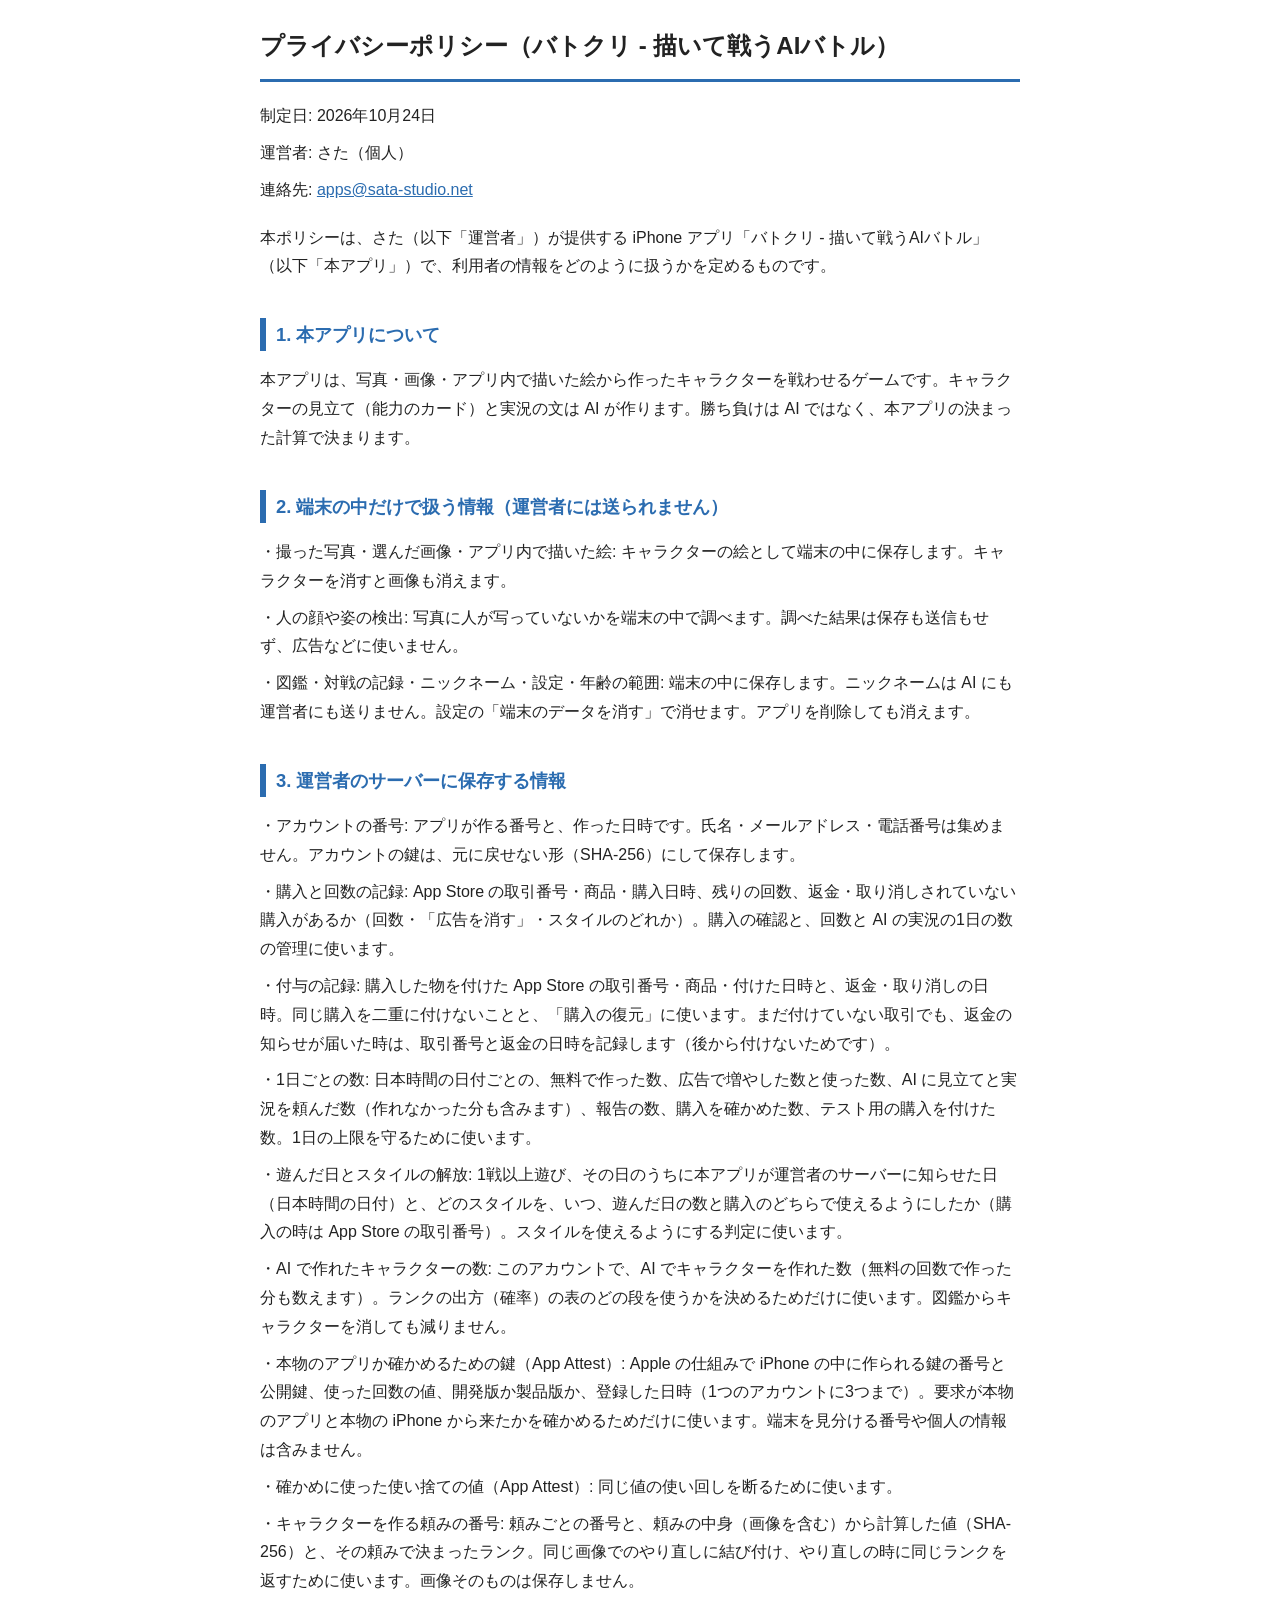
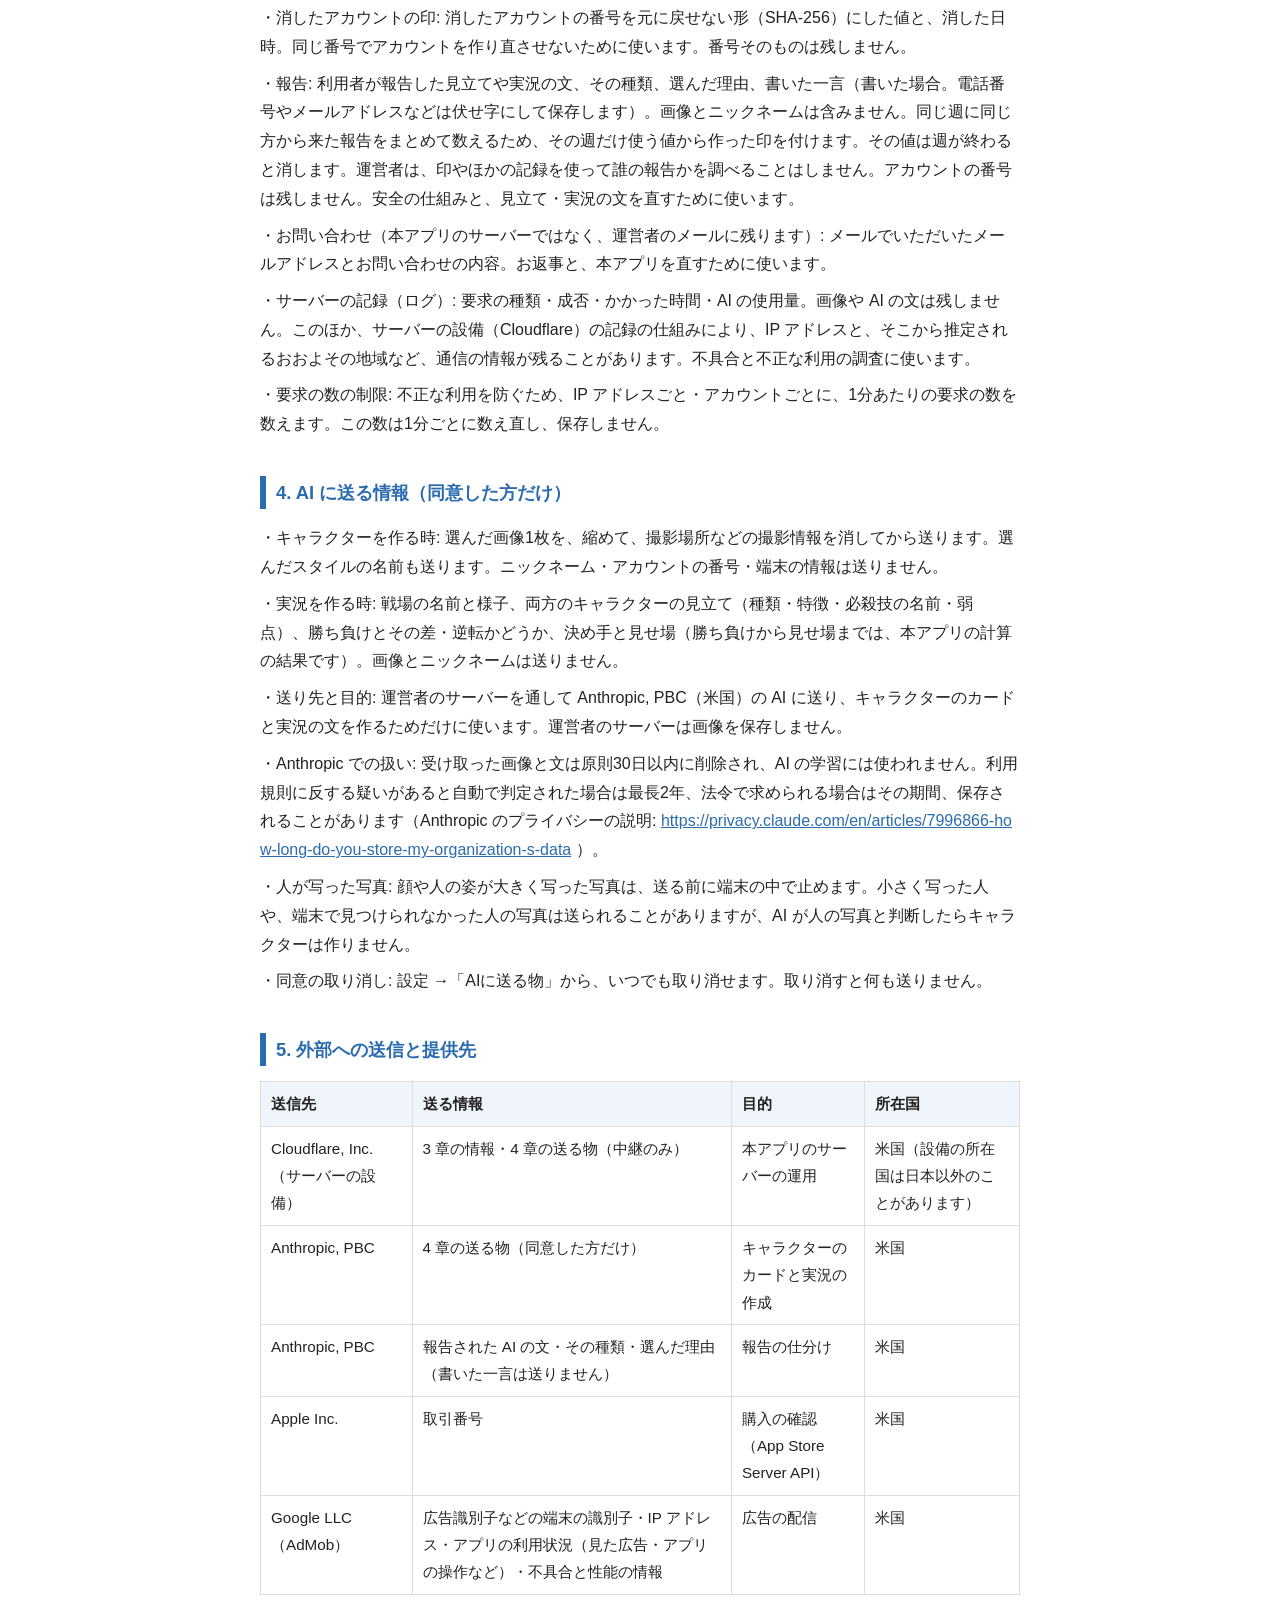
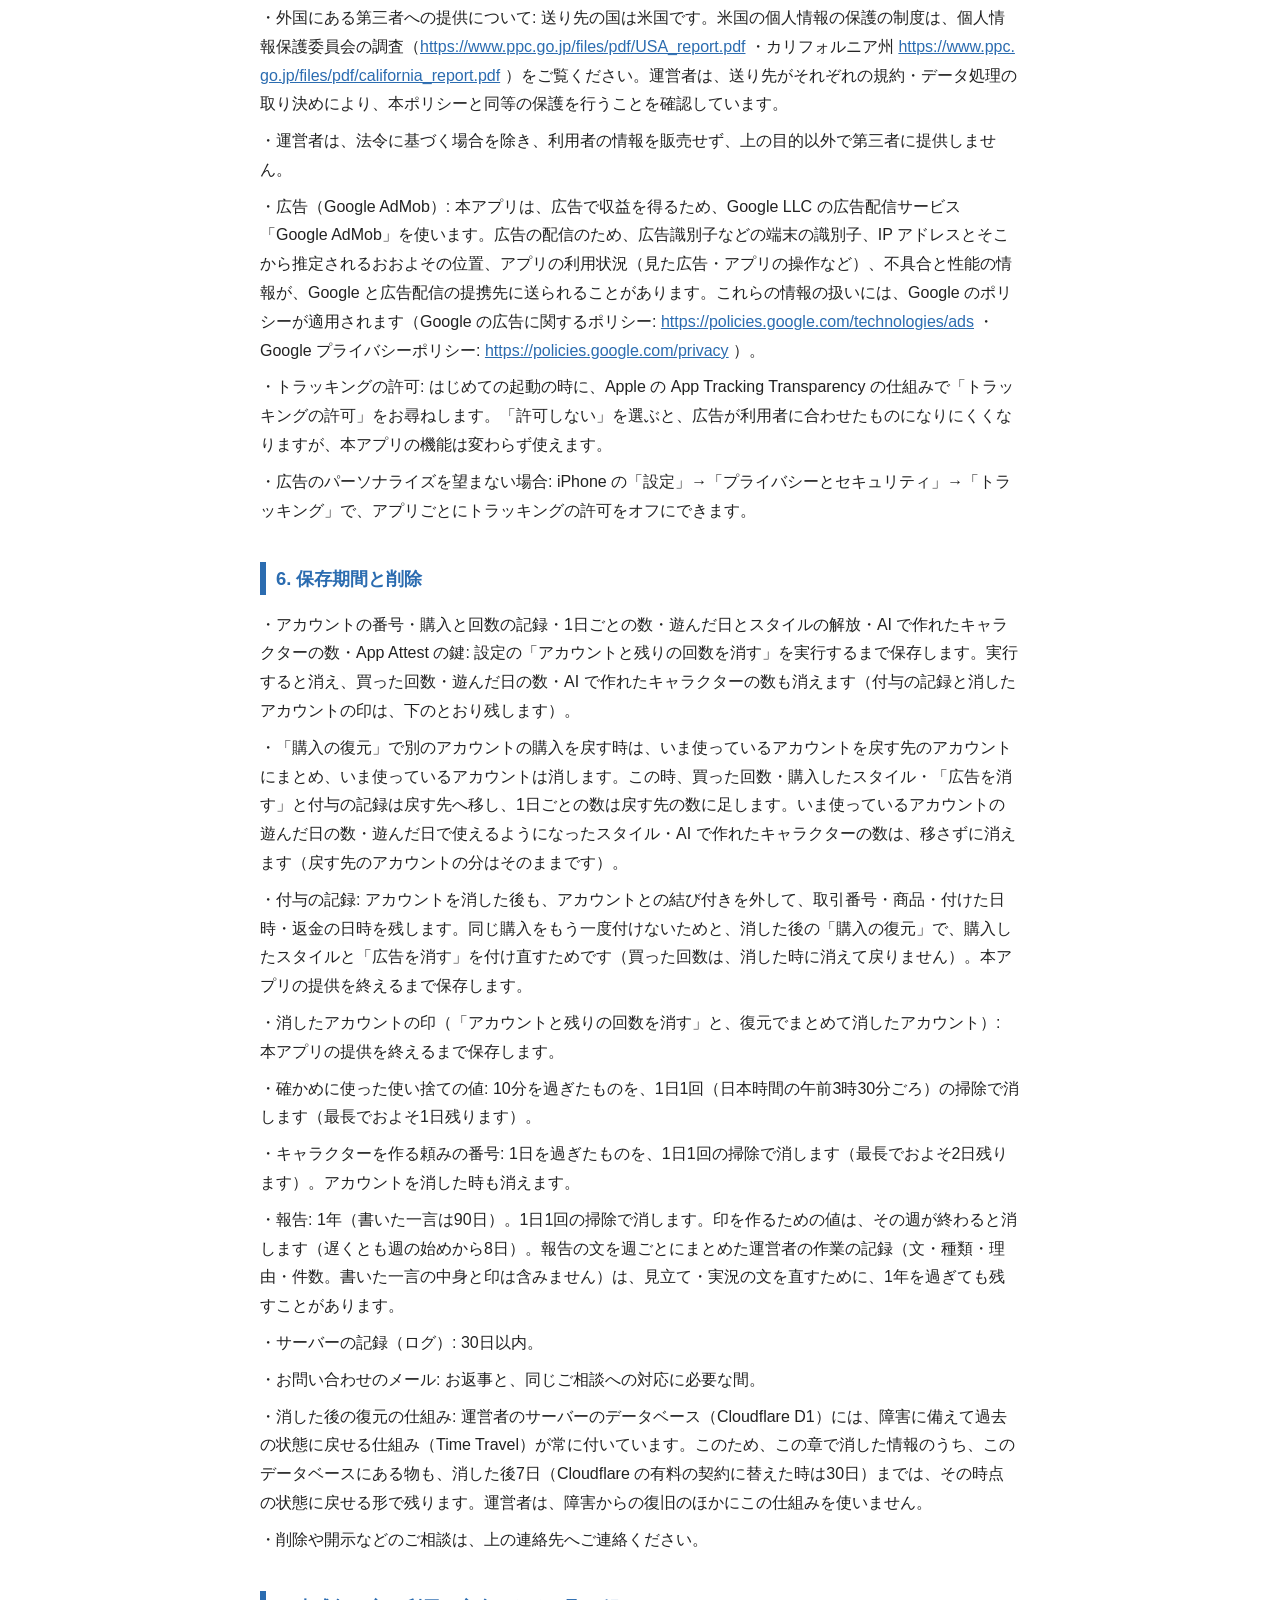
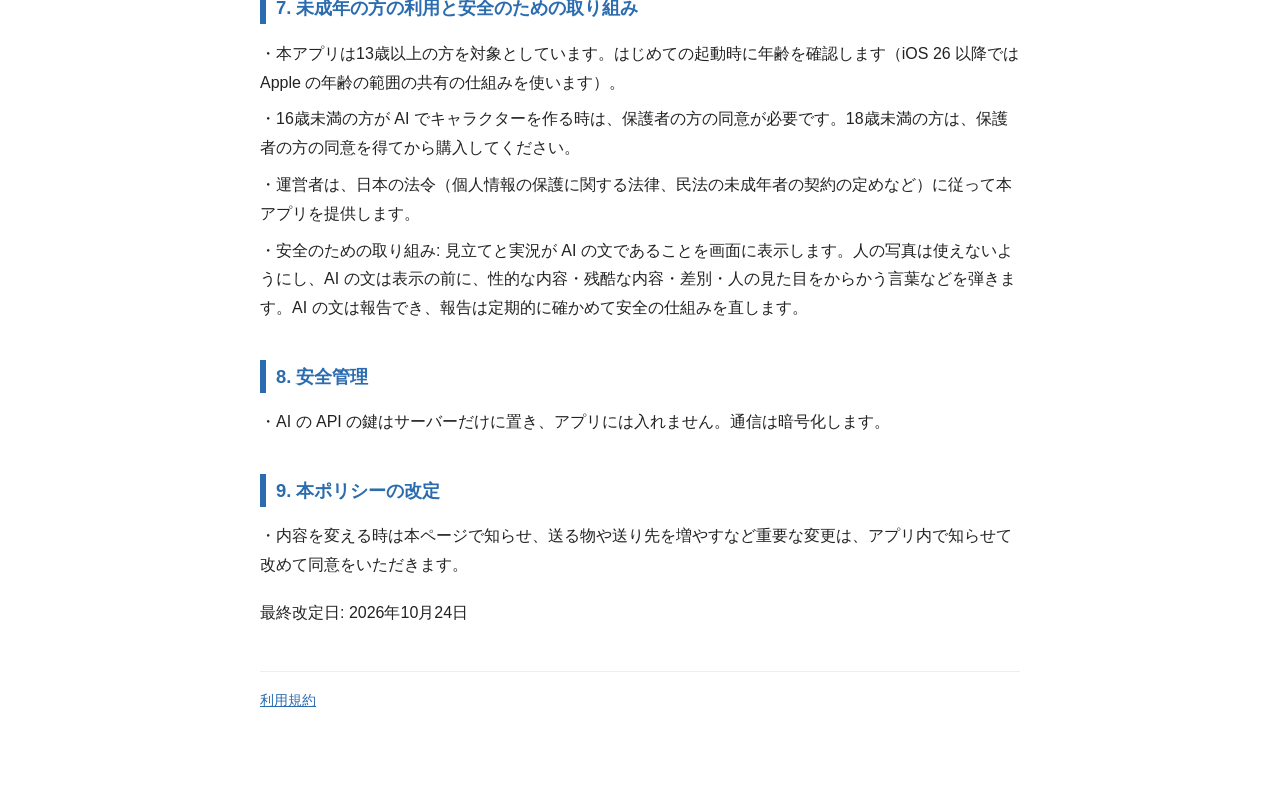
<file: battle-create/privacy.html>
<!DOCTYPE html>
<html lang="ja">
<head>
<meta charset="UTF-8">
<meta name="viewport" content="width=device-width, initial-scale=1.0">
<title>プライバシーポリシー（バトクリ - 描いて戦うAIバトル）</title>
<style>
  :root { color-scheme: light dark; }
  body {
    font-family: -apple-system, BlinkMacSystemFont, "Hiragino Sans", "Hiragino Kaku Gothic ProN",
      "Yu Gothic", Meiryo, sans-serif;
    line-height: 1.8;
    max-width: 760px;
    margin: 0 auto;
    padding: 24px 20px 80px;
    color: #222;
    background: #fff;
  }
  h1 { font-size: 1.5rem; border-bottom: 3px solid #2b6cb0; padding-bottom: 12px; margin-top: 0; }
  h2 { font-size: 1.15rem; margin-top: 2em; color: #2b6cb0; border-left: 6px solid #2b6cb0; padding-left: 10px; }
  section { margin: 0 0 1.2em; }
  p { font-size: 1rem; margin: 0 0 0.5em; }
  a { color: #2b6cb0; word-break: break-all; }
  table { width: 100%; border-collapse: collapse; margin: 0.6em 0; font-size: 0.95rem; }
  th, td { border: 1px solid #ddd; padding: 8px 10px; text-align: left; vertical-align: top; }
  th { background: #f0f5fb; }
  footer { margin-top: 3em; font-size: 0.9rem; border-top: 1px solid #eee; padding-top: 16px; }
  @media (prefers-color-scheme: dark) {
    body { background: #121212; color: #e6e6e6; }
    h2 { color: #7ab0ff; border-left-color: #7ab0ff; }
    a { color: #7ab0ff; }
    th { background: #1e2a38; }
    th, td { border-color: #333; }
    footer { border-top-color: #333; }
  }
</style>
</head>
<body>
<main>
<section>
<h1>プライバシーポリシー（バトクリ - 描いて戦うAIバトル）</h1>
</section>
<section>
<p>制定日: 2026年10月24日</p>
<p>運営者: さた（個人）</p>
<p>連絡先: <a href="mailto:apps@sata-studio.net">apps@sata-studio.net</a></p>
</section>
<section>
<p>本ポリシーは、さた（以下「運営者」）が提供する iPhone アプリ「バトクリ - 描いて戦うAIバトル」（以下「本アプリ」）で、利用者の情報をどのように扱うかを定めるものです。</p>
</section>
<section>
<h2>1. 本アプリについて</h2>
<p>本アプリは、写真・画像・アプリ内で描いた絵から作ったキャラクターを戦わせるゲームです。キャラクターの見立て（能力のカード）と実況の文は AI が作ります。勝ち負けは AI ではなく、本アプリの決まった計算で決まります。</p>
</section>
<section>
<h2>2. 端末の中だけで扱う情報（運営者には送られません）</h2>
<p>・撮った写真・選んだ画像・アプリ内で描いた絵: キャラクターの絵として端末の中に保存します。キャラクターを消すと画像も消えます。</p>
<p>・人の顔や姿の検出: 写真に人が写っていないかを端末の中で調べます。調べた結果は保存も送信もせず、広告などに使いません。</p>
<p>・図鑑・対戦の記録・ニックネーム・設定・年齢の範囲: 端末の中に保存します。ニックネームは AI にも運営者にも送りません。設定の「端末のデータを消す」で消せます。アプリを削除しても消えます。</p>
</section>
<section>
<h2>3. 運営者のサーバーに保存する情報</h2>
<p>・アカウントの番号: アプリが作る番号と、作った日時です。氏名・メールアドレス・電話番号は集めません。アカウントの鍵は、元に戻せない形（SHA-256）にして保存します。</p>
<p>・購入と回数の記録: App Store の取引番号・商品・購入日時、残りの回数、返金・取り消しされていない購入があるか（回数・「広告を消す」・スタイルのどれか）。購入の確認と、回数と AI の実況の1日の数の管理に使います。</p>
<p>・付与の記録: 購入した物を付けた App Store の取引番号・商品・付けた日時と、返金・取り消しの日時。同じ購入を二重に付けないことと、「購入の復元」に使います。まだ付けていない取引でも、返金の知らせが届いた時は、取引番号と返金の日時を記録します（後から付けないためです）。</p>
<p>・1日ごとの数: 日本時間の日付ごとの、無料で作った数、広告で増やした数と使った数、AI に見立てと実況を頼んだ数（作れなかった分も含みます）、報告の数、購入を確かめた数、テスト用の購入を付けた数。1日の上限を守るために使います。</p>
<p>・遊んだ日とスタイルの解放: 1戦以上遊び、その日のうちに本アプリが運営者のサーバーに知らせた日（日本時間の日付）と、どのスタイルを、いつ、遊んだ日の数と購入のどちらで使えるようにしたか（購入の時は App Store の取引番号）。スタイルを使えるようにする判定に使います。</p>
<p>・AI で作れたキャラクターの数: このアカウントで、AI でキャラクターを作れた数（無料の回数で作った分も数えます）。ランクの出方（確率）の表のどの段を使うかを決めるためだけに使います。図鑑からキャラクターを消しても減りません。</p>
<p>・本物のアプリか確かめるための鍵（App Attest）: Apple の仕組みで iPhone の中に作られる鍵の番号と公開鍵、使った回数の値、開発版か製品版か、登録した日時（1つのアカウントに3つまで）。要求が本物のアプリと本物の iPhone から来たかを確かめるためだけに使います。端末を見分ける番号や個人の情報は含みません。</p>
<p>・確かめに使った使い捨ての値（App Attest）: 同じ値の使い回しを断るために使います。</p>
<p>・キャラクターを作る頼みの番号: 頼みごとの番号と、頼みの中身（画像を含む）から計算した値（SHA-256）と、その頼みで決まったランク。同じ画像でのやり直しに結び付け、やり直しの時に同じランクを返すために使います。画像そのものは保存しません。</p>
<p>・消したアカウントの印: 消したアカウントの番号を元に戻せない形（SHA-256）にした値と、消した日時。同じ番号でアカウントを作り直させないために使います。番号そのものは残しません。</p>
<p>・報告: 利用者が報告した見立てや実況の文、その種類、選んだ理由、書いた一言（書いた場合。電話番号やメールアドレスなどは伏せ字にして保存します）。画像とニックネームは含みません。同じ週に同じ方から来た報告をまとめて数えるため、その週だけ使う値から作った印を付けます。その値は週が終わると消します。運営者は、印やほかの記録を使って誰の報告かを調べることはしません。アカウントの番号は残しません。安全の仕組みと、見立て・実況の文を直すために使います。</p>
<p>・お問い合わせ（本アプリのサーバーではなく、運営者のメールに残ります）: メールでいただいたメールアドレスとお問い合わせの内容。お返事と、本アプリを直すために使います。</p>
<p>・サーバーの記録（ログ）: 要求の種類・成否・かかった時間・AI の使用量。画像や AI の文は残しません。このほか、サーバーの設備（Cloudflare）の記録の仕組みにより、IP アドレスと、そこから推定されるおおよその地域など、通信の情報が残ることがあります。不具合と不正な利用の調査に使います。</p>
<p>・要求の数の制限: 不正な利用を防ぐため、IP アドレスごと・アカウントごとに、1分あたりの要求の数を数えます。この数は1分ごとに数え直し、保存しません。</p>
</section>
<section>
<h2>4. AI に送る情報（同意した方だけ）</h2>
<p>・キャラクターを作る時: 選んだ画像1枚を、縮めて、撮影場所などの撮影情報を消してから送ります。選んだスタイルの名前も送ります。ニックネーム・アカウントの番号・端末の情報は送りません。</p>
<p>・実況を作る時: 戦場の名前と様子、両方のキャラクターの見立て（種類・特徴・必殺技の名前・弱点）、勝ち負けとその差・逆転かどうか、決め手と見せ場（勝ち負けから見せ場までは、本アプリの計算の結果です）。画像とニックネームは送りません。</p>
<p>・送り先と目的: 運営者のサーバーを通して Anthropic, PBC（米国）の AI に送り、キャラクターのカードと実況の文を作るためだけに使います。運営者のサーバーは画像を保存しません。</p>
<p>・Anthropic での扱い: 受け取った画像と文は原則30日以内に削除され、AI の学習には使われません。利用規則に反する疑いがあると自動で判定された場合は最長2年、法令で求められる場合はその期間、保存されることがあります（Anthropic のプライバシーの説明: <a href="https://privacy.claude.com/en/articles/7996866-how-long-do-you-store-my-organization-s-data">https://privacy.claude.com/en/articles/7996866-how-long-do-you-store-my-organization-s-data</a> ）。</p>
<p>・人が写った写真: 顔や人の姿が大きく写った写真は、送る前に端末の中で止めます。小さく写った人や、端末で見つけられなかった人の写真は送られることがありますが、AI が人の写真と判断したらキャラクターは作りません。</p>
<p>・同意の取り消し: 設定 →「AIに送る物」から、いつでも取り消せます。取り消すと何も送りません。</p>
</section>
<section>
<h2>5. 外部への送信と提供先</h2>
<table>
<tr><th>送信先</th><th>送る情報</th><th>目的</th><th>所在国</th></tr>
<tr><td>Cloudflare, Inc.（サーバーの設備）</td><td>3 章の情報・4 章の送る物（中継のみ）</td><td>本アプリのサーバーの運用</td><td>米国（設備の所在国は日本以外のことがあります）</td></tr>
<tr><td>Anthropic, PBC</td><td>4 章の送る物（同意した方だけ）</td><td>キャラクターのカードと実況の作成</td><td>米国</td></tr>
<tr><td>Anthropic, PBC</td><td>報告された AI の文・その種類・選んだ理由（書いた一言は送りません）</td><td>報告の仕分け</td><td>米国</td></tr>
<tr><td>Apple Inc.</td><td>取引番号</td><td>購入の確認（App Store Server API）</td><td>米国</td></tr>
<tr><td>Google LLC（AdMob）</td><td>広告識別子などの端末の識別子・IP アドレス・アプリの利用状況（見た広告・アプリの操作など）・不具合と性能の情報</td><td>広告の配信</td><td>米国</td></tr>
</table>
<p>・外国にある第三者への提供について: 送り先の国は米国です。米国の個人情報の保護の制度は、個人情報保護委員会の調査（<a href="https://www.ppc.go.jp/files/pdf/USA_report.pdf">https://www.ppc.go.jp/files/pdf/USA_report.pdf</a> ・カリフォルニア州 <a href="https://www.ppc.go.jp/files/pdf/california_report.pdf">https://www.ppc.go.jp/files/pdf/california_report.pdf</a> ）をご覧ください。運営者は、送り先がそれぞれの規約・データ処理の取り決めにより、本ポリシーと同等の保護を行うことを確認しています。</p>
<p>・運営者は、法令に基づく場合を除き、利用者の情報を販売せず、上の目的以外で第三者に提供しません。</p>
<p>・広告（Google AdMob）: 本アプリは、広告で収益を得るため、Google LLC の広告配信サービス「Google AdMob」を使います。広告の配信のため、広告識別子などの端末の識別子、IP アドレスとそこから推定されるおおよその位置、アプリの利用状況（見た広告・アプリの操作など）、不具合と性能の情報が、Google と広告配信の提携先に送られることがあります。これらの情報の扱いには、Google のポリシーが適用されます（Google の広告に関するポリシー: <a href="https://policies.google.com/technologies/ads">https://policies.google.com/technologies/ads</a> ・Google プライバシーポリシー: <a href="https://policies.google.com/privacy">https://policies.google.com/privacy</a> ）。</p>
<p>・トラッキングの許可: はじめての起動の時に、Apple の App Tracking Transparency の仕組みで「トラッキングの許可」をお尋ねします。「許可しない」を選ぶと、広告が利用者に合わせたものになりにくくなりますが、本アプリの機能は変わらず使えます。</p>
<p>・広告のパーソナライズを望まない場合: iPhone の「設定」→「プライバシーとセキュリティ」→「トラッキング」で、アプリごとにトラッキングの許可をオフにできます。</p>
</section>
<section>
<h2>6. 保存期間と削除</h2>
<p>・アカウントの番号・購入と回数の記録・1日ごとの数・遊んだ日とスタイルの解放・AI で作れたキャラクターの数・App Attest の鍵: 設定の「アカウントと残りの回数を消す」を実行するまで保存します。実行すると消え、買った回数・遊んだ日の数・AI で作れたキャラクターの数も消えます（付与の記録と消したアカウントの印は、下のとおり残します）。</p>
<p>・「購入の復元」で別のアカウントの購入を戻す時は、いま使っているアカウントを戻す先のアカウントにまとめ、いま使っているアカウントは消します。この時、買った回数・購入したスタイル・「広告を消す」と付与の記録は戻す先へ移し、1日ごとの数は戻す先の数に足します。いま使っているアカウントの遊んだ日の数・遊んだ日で使えるようになったスタイル・AI で作れたキャラクターの数は、移さずに消えます（戻す先のアカウントの分はそのままです）。</p>
<p>・付与の記録: アカウントを消した後も、アカウントとの結び付きを外して、取引番号・商品・付けた日時・返金の日時を残します。同じ購入をもう一度付けないためと、消した後の「購入の復元」で、購入したスタイルと「広告を消す」を付け直すためです（買った回数は、消した時に消えて戻りません）。本アプリの提供を終えるまで保存します。</p>
<p>・消したアカウントの印（「アカウントと残りの回数を消す」と、復元でまとめて消したアカウント）: 本アプリの提供を終えるまで保存します。</p>
<p>・確かめに使った使い捨ての値: 10分を過ぎたものを、1日1回（日本時間の午前3時30分ごろ）の掃除で消します（最長でおよそ1日残ります）。</p>
<p>・キャラクターを作る頼みの番号: 1日を過ぎたものを、1日1回の掃除で消します（最長でおよそ2日残ります）。アカウントを消した時も消えます。</p>
<p>・報告: 1年（書いた一言は90日）。1日1回の掃除で消します。印を作るための値は、その週が終わると消します（遅くとも週の始めから8日）。報告の文を週ごとにまとめた運営者の作業の記録（文・種類・理由・件数。書いた一言の中身と印は含みません）は、見立て・実況の文を直すために、1年を過ぎても残すことがあります。</p>
<p>・サーバーの記録（ログ）: 30日以内。</p>
<p>・お問い合わせのメール: お返事と、同じご相談への対応に必要な間。</p>
<p>・消した後の復元の仕組み: 運営者のサーバーのデータベース（Cloudflare D1）には、障害に備えて過去の状態に戻せる仕組み（Time Travel）が常に付いています。このため、この章で消した情報のうち、このデータベースにある物も、消した後7日（Cloudflare の有料の契約に替えた時は30日）までは、その時点の状態に戻せる形で残ります。運営者は、障害からの復旧のほかにこの仕組みを使いません。</p>
<p>・削除や開示などのご相談は、上の連絡先へご連絡ください。</p>
</section>
<section>
<h2>7. 未成年の方の利用と安全のための取り組み</h2>
<p>・本アプリは13歳以上の方を対象としています。はじめての起動時に年齢を確認します（iOS 26 以降では Apple の年齢の範囲の共有の仕組みを使います）。</p>
<p>・16歳未満の方が AI でキャラクターを作る時は、保護者の方の同意が必要です。18歳未満の方は、保護者の方の同意を得てから購入してください。</p>
<p>・運営者は、日本の法令（個人情報の保護に関する法律、民法の未成年者の契約の定めなど）に従って本アプリを提供します。</p>
<p>・安全のための取り組み: 見立てと実況が AI の文であることを画面に表示します。人の写真は使えないようにし、AI の文は表示の前に、性的な内容・残酷な内容・差別・人の見た目をからかう言葉などを弾きます。AI の文は報告でき、報告は定期的に確かめて安全の仕組みを直します。</p>
</section>
<section>
<h2>8. 安全管理</h2>
<p>・AI の API の鍵はサーバーだけに置き、アプリには入れません。通信は暗号化します。</p>
</section>
<section>
<h2>9. 本ポリシーの改定</h2>
<p>・内容を変える時は本ページで知らせ、送る物や送り先を増やすなど重要な変更は、アプリ内で知らせて改めて同意をいただきます。</p>
</section>
<section>
<p>最終改定日: 2026年10月24日</p>
</section>
</main>
<footer><a href="terms.html">利用規約</a></footer>
</body>
</html>
</file>
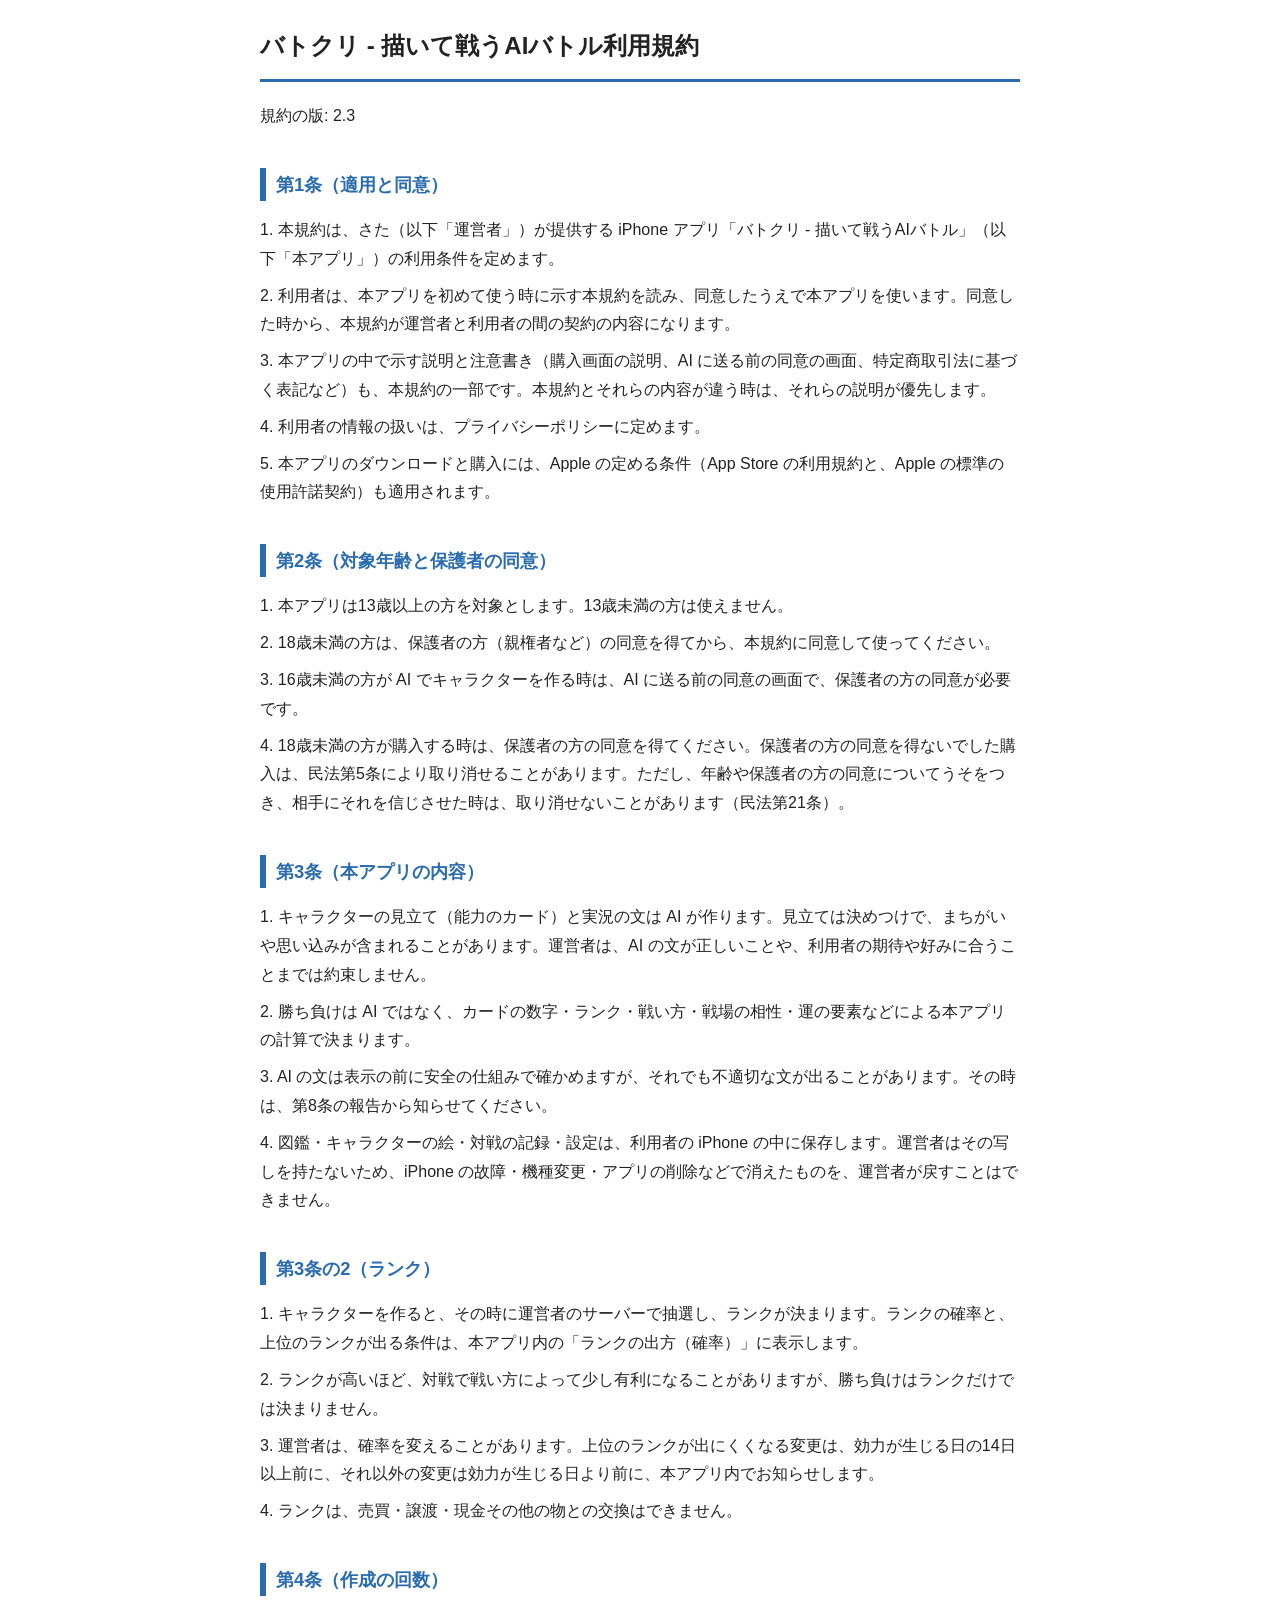
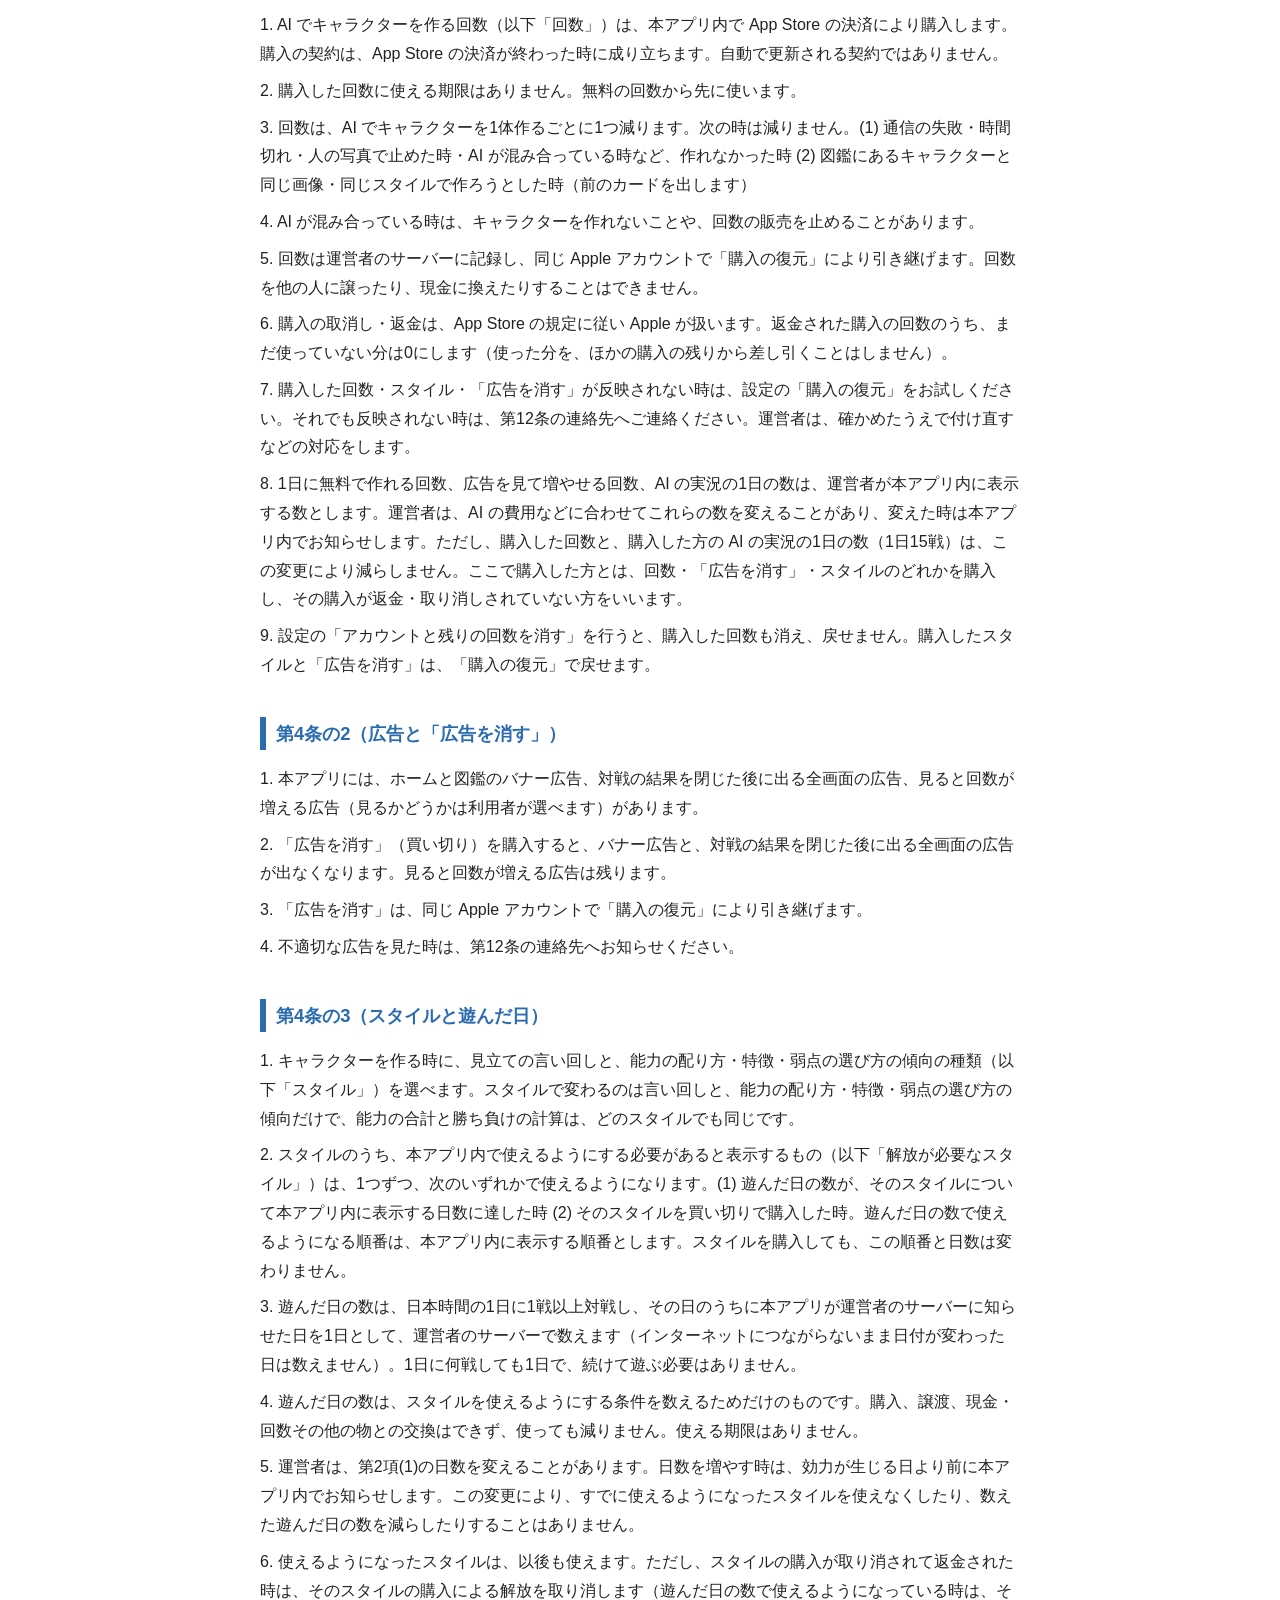
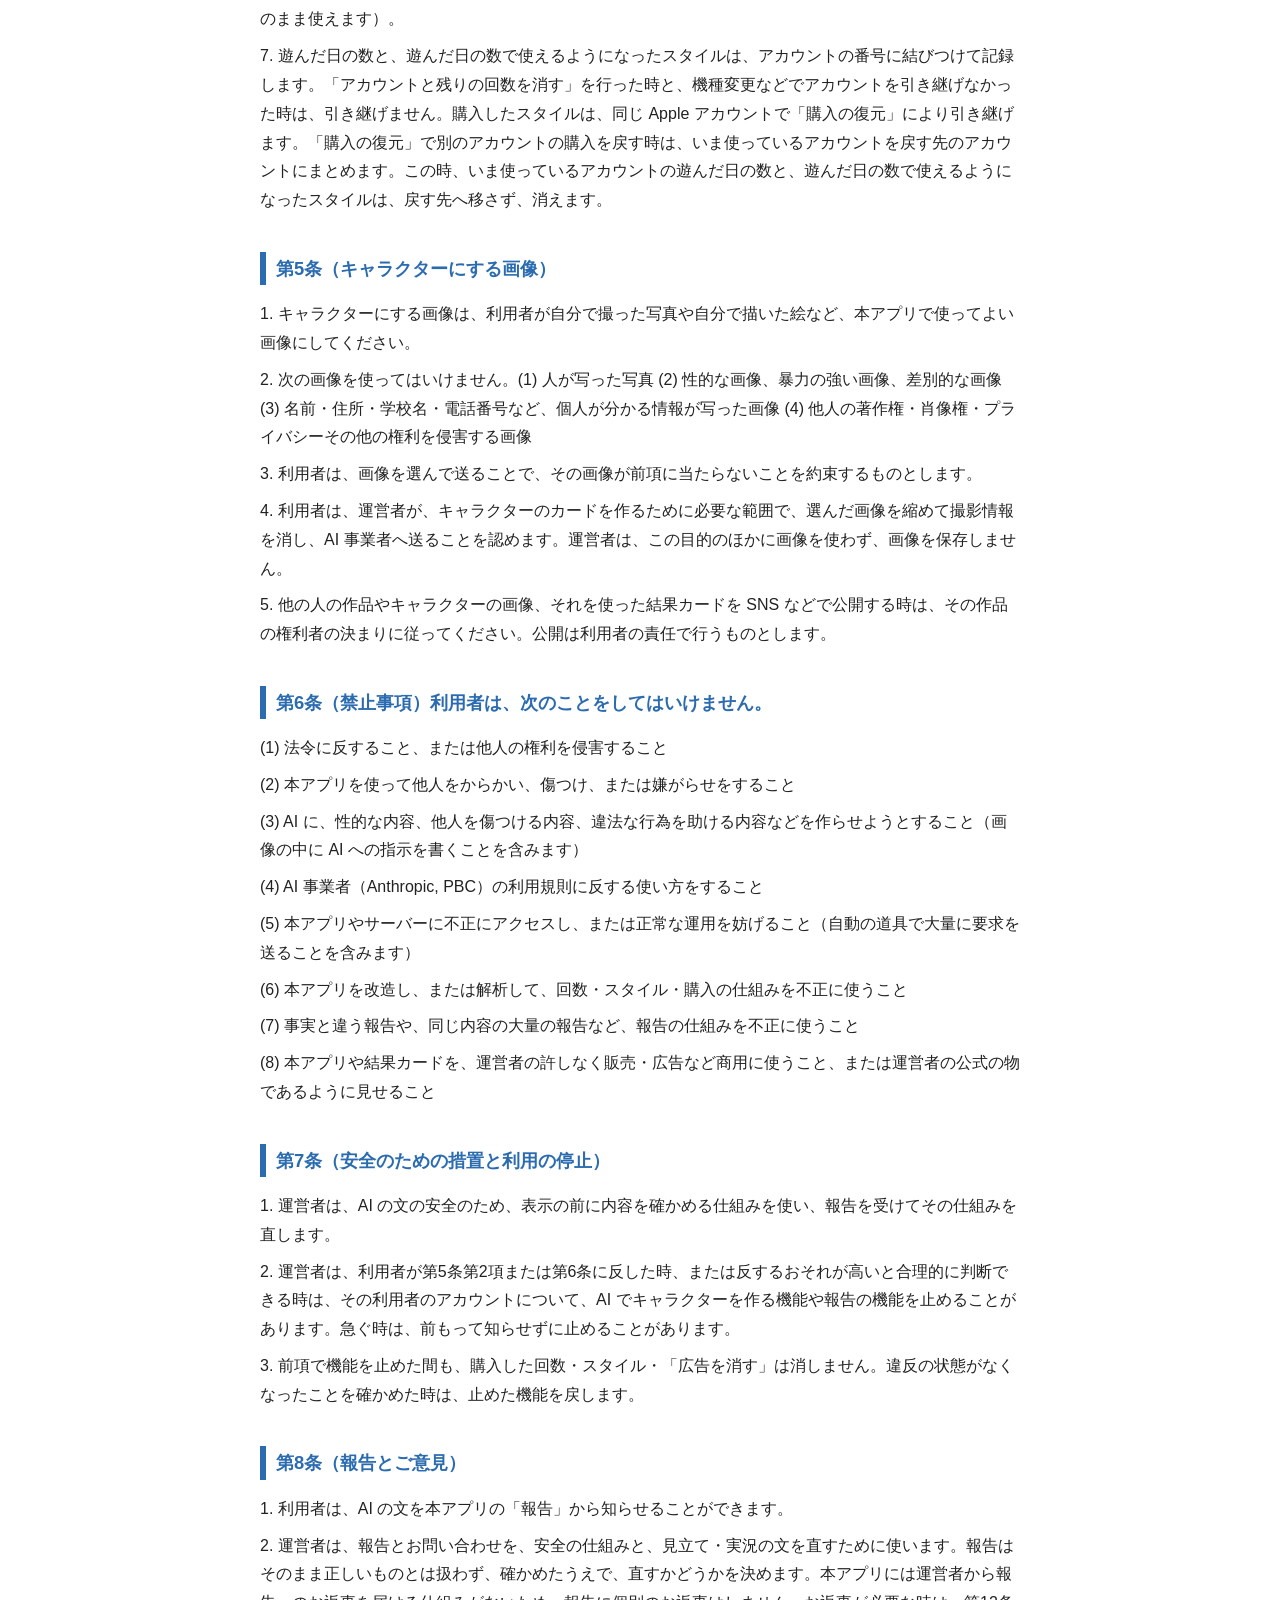
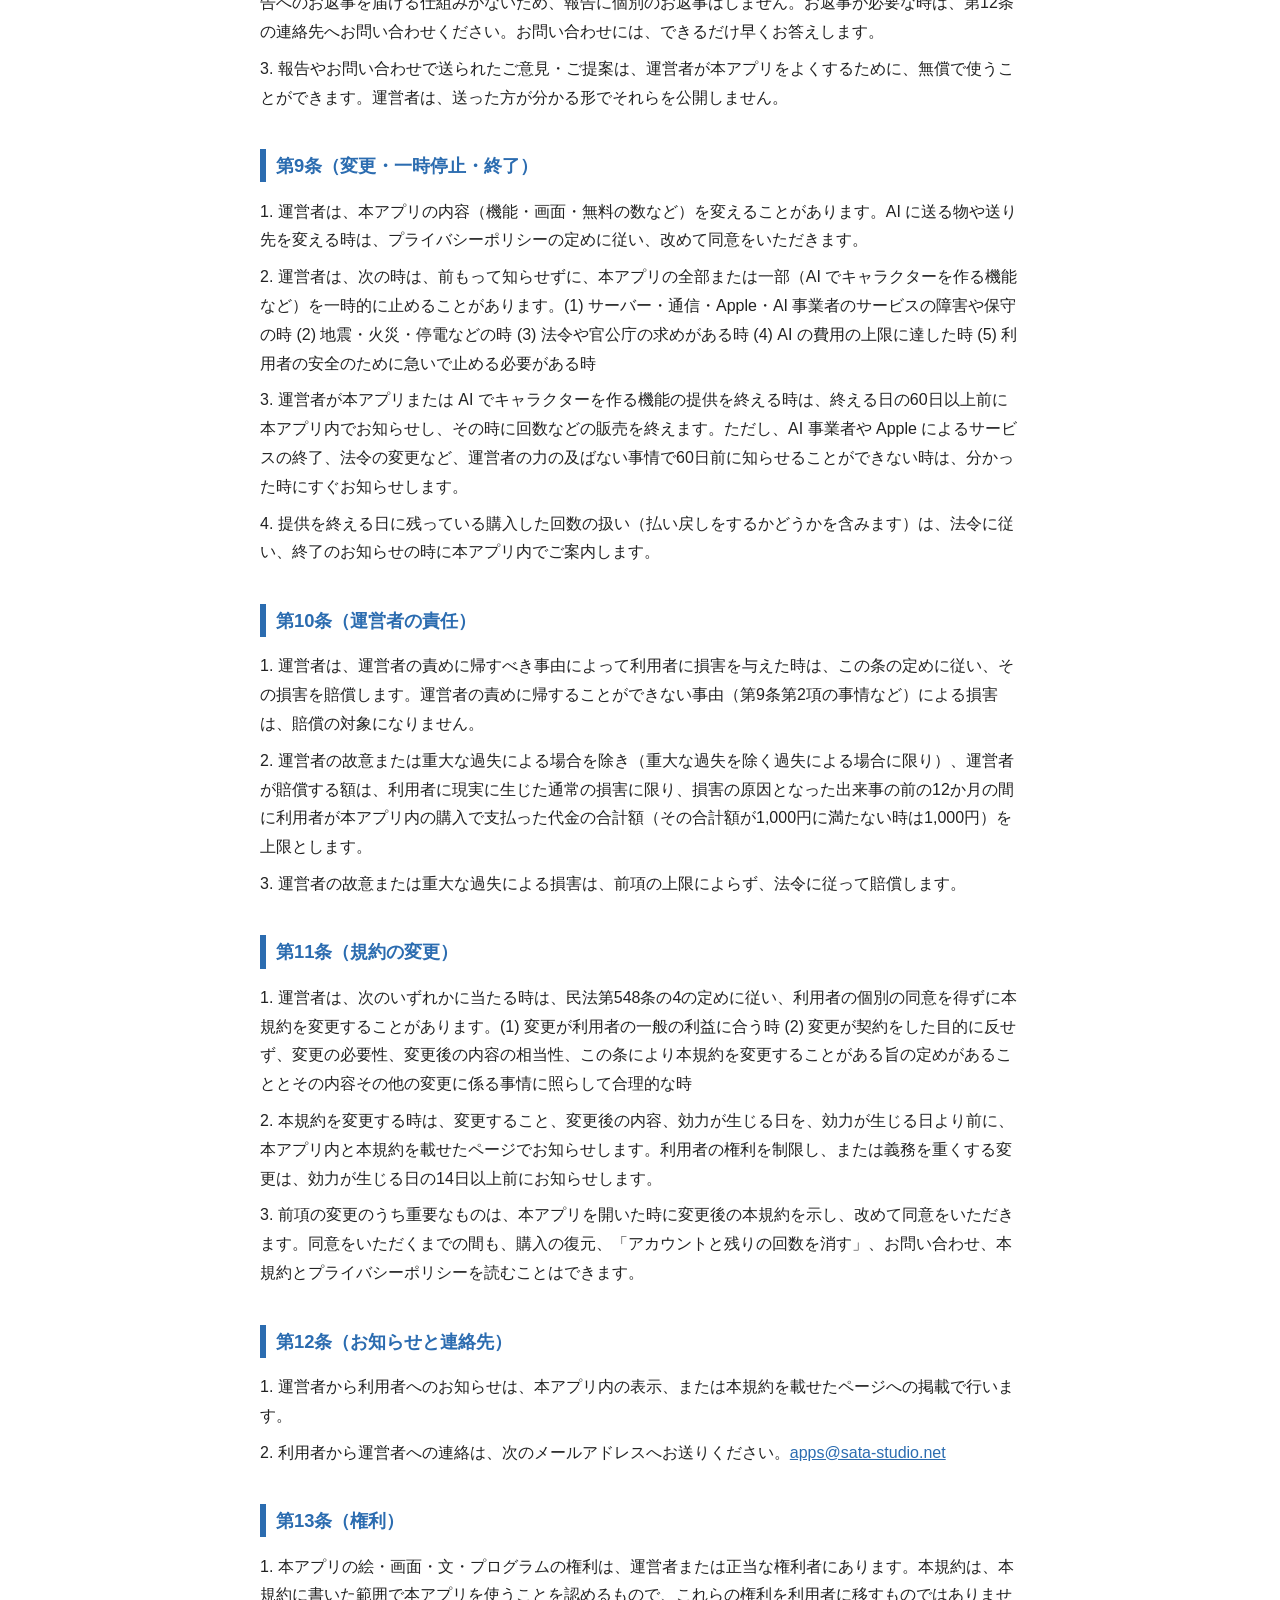
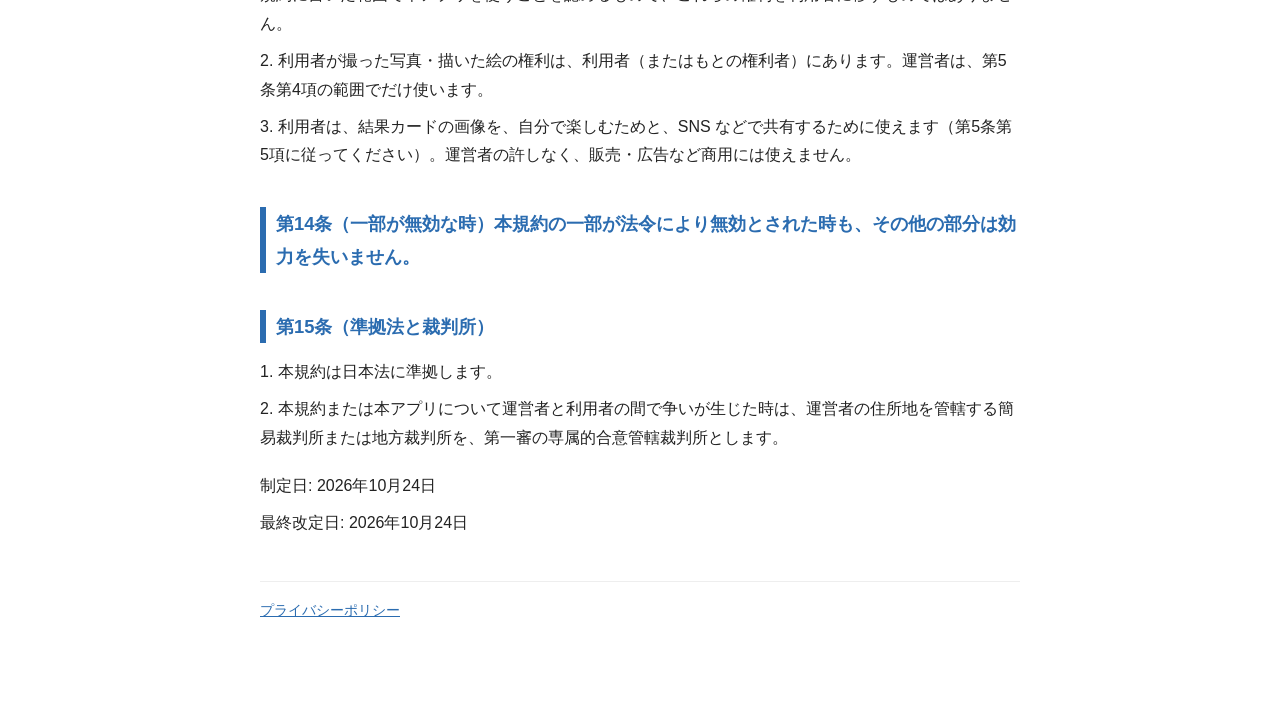
<file: battle-create/terms.html>
<!DOCTYPE html>
<html lang="ja">
<head>
<meta charset="UTF-8">
<meta name="viewport" content="width=device-width, initial-scale=1.0">
<title>バトクリ - 描いて戦うAIバトル利用規約</title>
<style>
  :root { color-scheme: light dark; }
  body {
    font-family: -apple-system, BlinkMacSystemFont, "Hiragino Sans", "Hiragino Kaku Gothic ProN",
      "Yu Gothic", Meiryo, sans-serif;
    line-height: 1.8;
    max-width: 760px;
    margin: 0 auto;
    padding: 24px 20px 80px;
    color: #222;
    background: #fff;
  }
  h1 { font-size: 1.5rem; border-bottom: 3px solid #2b6cb0; padding-bottom: 12px; margin-top: 0; }
  h2 { font-size: 1.15rem; margin-top: 2em; color: #2b6cb0; border-left: 6px solid #2b6cb0; padding-left: 10px; }
  section { margin: 0 0 1.2em; }
  p { font-size: 1rem; margin: 0 0 0.5em; }
  a { color: #2b6cb0; word-break: break-all; }
  table { width: 100%; border-collapse: collapse; margin: 0.6em 0; font-size: 0.95rem; }
  th, td { border: 1px solid #ddd; padding: 8px 10px; text-align: left; vertical-align: top; }
  th { background: #f0f5fb; }
  footer { margin-top: 3em; font-size: 0.9rem; border-top: 1px solid #eee; padding-top: 16px; }
  @media (prefers-color-scheme: dark) {
    body { background: #121212; color: #e6e6e6; }
    h2 { color: #7ab0ff; border-left-color: #7ab0ff; }
    a { color: #7ab0ff; }
    th { background: #1e2a38; }
    th, td { border-color: #333; }
    footer { border-top-color: #333; }
  }
</style>
</head>
<body>
<main>
<section>
<h1>バトクリ - 描いて戦うAIバトル利用規約</h1>
<p>規約の版: 2.3</p>
</section>
<section>
<h2>第1条（適用と同意）</h2>
<p>1. 本規約は、さた（以下「運営者」）が提供する iPhone アプリ「バトクリ - 描いて戦うAIバトル」（以下「本アプリ」）の利用条件を定めます。</p>
<p>2. 利用者は、本アプリを初めて使う時に示す本規約を読み、同意したうえで本アプリを使います。同意した時から、本規約が運営者と利用者の間の契約の内容になります。</p>
<p>3. 本アプリの中で示す説明と注意書き（購入画面の説明、AI に送る前の同意の画面、特定商取引法に基づく表記など）も、本規約の一部です。本規約とそれらの内容が違う時は、それらの説明が優先します。</p>
<p>4. 利用者の情報の扱いは、プライバシーポリシーに定めます。</p>
<p>5. 本アプリのダウンロードと購入には、Apple の定める条件（App Store の利用規約と、Apple の標準の使用許諾契約）も適用されます。</p>
</section>
<section>
<h2>第2条（対象年齢と保護者の同意）</h2>
<p>1. 本アプリは13歳以上の方を対象とします。13歳未満の方は使えません。</p>
<p>2. 18歳未満の方は、保護者の方（親権者など）の同意を得てから、本規約に同意して使ってください。</p>
<p>3. 16歳未満の方が AI でキャラクターを作る時は、AI に送る前の同意の画面で、保護者の方の同意が必要です。</p>
<p>4. 18歳未満の方が購入する時は、保護者の方の同意を得てください。保護者の方の同意を得ないでした購入は、民法第5条により取り消せることがあります。ただし、年齢や保護者の方の同意についてうそをつき、相手にそれを信じさせた時は、取り消せないことがあります（民法第21条）。</p>
</section>
<section>
<h2>第3条（本アプリの内容）</h2>
<p>1. キャラクターの見立て（能力のカード）と実況の文は AI が作ります。見立ては決めつけで、まちがいや思い込みが含まれることがあります。運営者は、AI の文が正しいことや、利用者の期待や好みに合うことまでは約束しません。</p>
<p>2. 勝ち負けは AI ではなく、カードの数字・ランク・戦い方・戦場の相性・運の要素などによる本アプリの計算で決まります。</p>
<p>3. AI の文は表示の前に安全の仕組みで確かめますが、それでも不適切な文が出ることがあります。その時は、第8条の報告から知らせてください。</p>
<p>4. 図鑑・キャラクターの絵・対戦の記録・設定は、利用者の iPhone の中に保存します。運営者はその写しを持たないため、iPhone の故障・機種変更・アプリの削除などで消えたものを、運営者が戻すことはできません。</p>
</section>
<section>
<h2>第3条の2（ランク）</h2>
<p>1. キャラクターを作ると、その時に運営者のサーバーで抽選し、ランクが決まります。ランクの確率と、上位のランクが出る条件は、本アプリ内の「ランクの出方（確率）」に表示します。</p>
<p>2. ランクが高いほど、対戦で戦い方によって少し有利になることがありますが、勝ち負けはランクだけでは決まりません。</p>
<p>3. 運営者は、確率を変えることがあります。上位のランクが出にくくなる変更は、効力が生じる日の14日以上前に、それ以外の変更は効力が生じる日より前に、本アプリ内でお知らせします。</p>
<p>4. ランクは、売買・譲渡・現金その他の物との交換はできません。</p>
</section>
<section>
<h2>第4条（作成の回数）</h2>
<p>1. AI でキャラクターを作る回数（以下「回数」）は、本アプリ内で App Store の決済により購入します。購入の契約は、App Store の決済が終わった時に成り立ちます。自動で更新される契約ではありません。</p>
<p>2. 購入した回数に使える期限はありません。無料の回数から先に使います。</p>
<p>3. 回数は、AI でキャラクターを1体作るごとに1つ減ります。次の時は減りません。(1) 通信の失敗・時間切れ・人の写真で止めた時・AI が混み合っている時など、作れなかった時 (2) 図鑑にあるキャラクターと同じ画像・同じスタイルで作ろうとした時（前のカードを出します）</p>
<p>4. AI が混み合っている時は、キャラクターを作れないことや、回数の販売を止めることがあります。</p>
<p>5. 回数は運営者のサーバーに記録し、同じ Apple アカウントで「購入の復元」により引き継げます。回数を他の人に譲ったり、現金に換えたりすることはできません。</p>
<p>6. 購入の取消し・返金は、App Store の規定に従い Apple が扱います。返金された購入の回数のうち、まだ使っていない分は0にします（使った分を、ほかの購入の残りから差し引くことはしません）。</p>
<p>7. 購入した回数・スタイル・「広告を消す」が反映されない時は、設定の「購入の復元」をお試しください。それでも反映されない時は、第12条の連絡先へご連絡ください。運営者は、確かめたうえで付け直すなどの対応をします。</p>
<p>8. 1日に無料で作れる回数、広告を見て増やせる回数、AI の実況の1日の数は、運営者が本アプリ内に表示する数とします。運営者は、AI の費用などに合わせてこれらの数を変えることがあり、変えた時は本アプリ内でお知らせします。ただし、購入した回数と、購入した方の AI の実況の1日の数（1日15戦）は、この変更により減らしません。ここで購入した方とは、回数・「広告を消す」・スタイルのどれかを購入し、その購入が返金・取り消しされていない方をいいます。</p>
<p>9. 設定の「アカウントと残りの回数を消す」を行うと、購入した回数も消え、戻せません。購入したスタイルと「広告を消す」は、「購入の復元」で戻せます。</p>
</section>
<section>
<h2>第4条の2（広告と「広告を消す」）</h2>
<p>1. 本アプリには、ホームと図鑑のバナー広告、対戦の結果を閉じた後に出る全画面の広告、見ると回数が増える広告（見るかどうかは利用者が選べます）があります。</p>
<p>2. 「広告を消す」（買い切り）を購入すると、バナー広告と、対戦の結果を閉じた後に出る全画面の広告が出なくなります。見ると回数が増える広告は残ります。</p>
<p>3. 「広告を消す」は、同じ Apple アカウントで「購入の復元」により引き継げます。</p>
<p>4. 不適切な広告を見た時は、第12条の連絡先へお知らせください。</p>
</section>
<section>
<h2>第4条の3（スタイルと遊んだ日）</h2>
<p>1. キャラクターを作る時に、見立ての言い回しと、能力の配り方・特徴・弱点の選び方の傾向の種類（以下「スタイル」）を選べます。スタイルで変わるのは言い回しと、能力の配り方・特徴・弱点の選び方の傾向だけで、能力の合計と勝ち負けの計算は、どのスタイルでも同じです。</p>
<p>2. スタイルのうち、本アプリ内で使えるようにする必要があると表示するもの（以下「解放が必要なスタイル」）は、1つずつ、次のいずれかで使えるようになります。(1) 遊んだ日の数が、そのスタイルについて本アプリ内に表示する日数に達した時 (2) そのスタイルを買い切りで購入した時。遊んだ日の数で使えるようになる順番は、本アプリ内に表示する順番とします。スタイルを購入しても、この順番と日数は変わりません。</p>
<p>3. 遊んだ日の数は、日本時間の1日に1戦以上対戦し、その日のうちに本アプリが運営者のサーバーに知らせた日を1日として、運営者のサーバーで数えます（インターネットにつながらないまま日付が変わった日は数えません）。1日に何戦しても1日で、続けて遊ぶ必要はありません。</p>
<p>4. 遊んだ日の数は、スタイルを使えるようにする条件を数えるためだけのものです。購入、譲渡、現金・回数その他の物との交換はできず、使っても減りません。使える期限はありません。</p>
<p>5. 運営者は、第2項(1)の日数を変えることがあります。日数を増やす時は、効力が生じる日より前に本アプリ内でお知らせします。この変更により、すでに使えるようになったスタイルを使えなくしたり、数えた遊んだ日の数を減らしたりすることはありません。</p>
<p>6. 使えるようになったスタイルは、以後も使えます。ただし、スタイルの購入が取り消されて返金された時は、そのスタイルの購入による解放を取り消します（遊んだ日の数で使えるようになっている時は、そのまま使えます）。</p>
<p>7. 遊んだ日の数と、遊んだ日の数で使えるようになったスタイルは、アカウントの番号に結びつけて記録します。「アカウントと残りの回数を消す」を行った時と、機種変更などでアカウントを引き継げなかった時は、引き継げません。購入したスタイルは、同じ Apple アカウントで「購入の復元」により引き継げます。「購入の復元」で別のアカウントの購入を戻す時は、いま使っているアカウントを戻す先のアカウントにまとめます。この時、いま使っているアカウントの遊んだ日の数と、遊んだ日の数で使えるようになったスタイルは、戻す先へ移さず、消えます。</p>
</section>
<section>
<h2>第5条（キャラクターにする画像）</h2>
<p>1. キャラクターにする画像は、利用者が自分で撮った写真や自分で描いた絵など、本アプリで使ってよい画像にしてください。</p>
<p>2. 次の画像を使ってはいけません。(1) 人が写った写真 (2) 性的な画像、暴力の強い画像、差別的な画像 (3) 名前・住所・学校名・電話番号など、個人が分かる情報が写った画像 (4) 他人の著作権・肖像権・プライバシーその他の権利を侵害する画像</p>
<p>3. 利用者は、画像を選んで送ることで、その画像が前項に当たらないことを約束するものとします。</p>
<p>4. 利用者は、運営者が、キャラクターのカードを作るために必要な範囲で、選んだ画像を縮めて撮影情報を消し、AI 事業者へ送ることを認めます。運営者は、この目的のほかに画像を使わず、画像を保存しません。</p>
<p>5. 他の人の作品やキャラクターの画像、それを使った結果カードを SNS などで公開する時は、その作品の権利者の決まりに従ってください。公開は利用者の責任で行うものとします。</p>
</section>
<section>
<h2>第6条（禁止事項）利用者は、次のことをしてはいけません。</h2>
<p>(1) 法令に反すること、または他人の権利を侵害すること</p>
<p>(2) 本アプリを使って他人をからかい、傷つけ、または嫌がらせをすること</p>
<p>(3) AI に、性的な内容、他人を傷つける内容、違法な行為を助ける内容などを作らせようとすること（画像の中に AI への指示を書くことを含みます）</p>
<p>(4) AI 事業者（Anthropic, PBC）の利用規則に反する使い方をすること</p>
<p>(5) 本アプリやサーバーに不正にアクセスし、または正常な運用を妨げること（自動の道具で大量に要求を送ることを含みます）</p>
<p>(6) 本アプリを改造し、または解析して、回数・スタイル・購入の仕組みを不正に使うこと</p>
<p>(7) 事実と違う報告や、同じ内容の大量の報告など、報告の仕組みを不正に使うこと</p>
<p>(8) 本アプリや結果カードを、運営者の許しなく販売・広告など商用に使うこと、または運営者の公式の物であるように見せること</p>
</section>
<section>
<h2>第7条（安全のための措置と利用の停止）</h2>
<p>1. 運営者は、AI の文の安全のため、表示の前に内容を確かめる仕組みを使い、報告を受けてその仕組みを直します。</p>
<p>2. 運営者は、利用者が第5条第2項または第6条に反した時、または反するおそれが高いと合理的に判断できる時は、その利用者のアカウントについて、AI でキャラクターを作る機能や報告の機能を止めることがあります。急ぐ時は、前もって知らせずに止めることがあります。</p>
<p>3. 前項で機能を止めた間も、購入した回数・スタイル・「広告を消す」は消しません。違反の状態がなくなったことを確かめた時は、止めた機能を戻します。</p>
</section>
<section>
<h2>第8条（報告とご意見）</h2>
<p>1. 利用者は、AI の文を本アプリの「報告」から知らせることができます。</p>
<p>2. 運営者は、報告とお問い合わせを、安全の仕組みと、見立て・実況の文を直すために使います。報告はそのまま正しいものとは扱わず、確かめたうえで、直すかどうかを決めます。本アプリには運営者から報告へのお返事を届ける仕組みがないため、報告に個別のお返事はしません。お返事が必要な時は、第12条の連絡先へお問い合わせください。お問い合わせには、できるだけ早くお答えします。</p>
<p>3. 報告やお問い合わせで送られたご意見・ご提案は、運営者が本アプリをよくするために、無償で使うことができます。運営者は、送った方が分かる形でそれらを公開しません。</p>
</section>
<section>
<h2>第9条（変更・一時停止・終了）</h2>
<p>1. 運営者は、本アプリの内容（機能・画面・無料の数など）を変えることがあります。AI に送る物や送り先を変える時は、プライバシーポリシーの定めに従い、改めて同意をいただきます。</p>
<p>2. 運営者は、次の時は、前もって知らせずに、本アプリの全部または一部（AI でキャラクターを作る機能など）を一時的に止めることがあります。(1) サーバー・通信・Apple・AI 事業者のサービスの障害や保守の時 (2) 地震・火災・停電などの時 (3) 法令や官公庁の求めがある時 (4) AI の費用の上限に達した時 (5) 利用者の安全のために急いで止める必要がある時</p>
<p>3. 運営者が本アプリまたは AI でキャラクターを作る機能の提供を終える時は、終える日の60日以上前に本アプリ内でお知らせし、その時に回数などの販売を終えます。ただし、AI 事業者や Apple によるサービスの終了、法令の変更など、運営者の力の及ばない事情で60日前に知らせることができない時は、分かった時にすぐお知らせします。</p>
<p>4. 提供を終える日に残っている購入した回数の扱い（払い戻しをするかどうかを含みます）は、法令に従い、終了のお知らせの時に本アプリ内でご案内します。</p>
</section>
<section>
<h2>第10条（運営者の責任）</h2>
<p>1. 運営者は、運営者の責めに帰すべき事由によって利用者に損害を与えた時は、この条の定めに従い、その損害を賠償します。運営者の責めに帰することができない事由（第9条第2項の事情など）による損害は、賠償の対象になりません。</p>
<p>2. 運営者の故意または重大な過失による場合を除き（重大な過失を除く過失による場合に限り）、運営者が賠償する額は、利用者に現実に生じた通常の損害に限り、損害の原因となった出来事の前の12か月の間に利用者が本アプリ内の購入で支払った代金の合計額（その合計額が1,000円に満たない時は1,000円）を上限とします。</p>
<p>3. 運営者の故意または重大な過失による損害は、前項の上限によらず、法令に従って賠償します。</p>
</section>
<section>
<h2>第11条（規約の変更）</h2>
<p>1. 運営者は、次のいずれかに当たる時は、民法第548条の4の定めに従い、利用者の個別の同意を得ずに本規約を変更することがあります。(1) 変更が利用者の一般の利益に合う時 (2) 変更が契約をした目的に反せず、変更の必要性、変更後の内容の相当性、この条により本規約を変更することがある旨の定めがあることとその内容その他の変更に係る事情に照らして合理的な時</p>
<p>2. 本規約を変更する時は、変更すること、変更後の内容、効力が生じる日を、効力が生じる日より前に、本アプリ内と本規約を載せたページでお知らせします。利用者の権利を制限し、または義務を重くする変更は、効力が生じる日の14日以上前にお知らせします。</p>
<p>3. 前項の変更のうち重要なものは、本アプリを開いた時に変更後の本規約を示し、改めて同意をいただきます。同意をいただくまでの間も、購入の復元、「アカウントと残りの回数を消す」、お問い合わせ、本規約とプライバシーポリシーを読むことはできます。</p>
</section>
<section>
<h2>第12条（お知らせと連絡先）</h2>
<p>1. 運営者から利用者へのお知らせは、本アプリ内の表示、または本規約を載せたページへの掲載で行います。</p>
<p>2. 利用者から運営者への連絡は、次のメールアドレスへお送りください。<a href="mailto:apps@sata-studio.net">apps@sata-studio.net</a></p>
</section>
<section>
<h2>第13条（権利）</h2>
<p>1. 本アプリの絵・画面・文・プログラムの権利は、運営者または正当な権利者にあります。本規約は、本規約に書いた範囲で本アプリを使うことを認めるもので、これらの権利を利用者に移すものではありません。</p>
<p>2. 利用者が撮った写真・描いた絵の権利は、利用者（またはもとの権利者）にあります。運営者は、第5条第4項の範囲でだけ使います。</p>
<p>3. 利用者は、結果カードの画像を、自分で楽しむためと、SNS などで共有するために使えます（第5条第5項に従ってください）。運営者の許しなく、販売・広告など商用には使えません。</p>
</section>
<section>
<h2>第14条（一部が無効な時）本規約の一部が法令により無効とされた時も、その他の部分は効力を失いません。</h2>
</section>
<section>
<h2>第15条（準拠法と裁判所）</h2>
<p>1. 本規約は日本法に準拠します。</p>
<p>2. 本規約または本アプリについて運営者と利用者の間で争いが生じた時は、運営者の住所地を管轄する簡易裁判所または地方裁判所を、第一審の専属的合意管轄裁判所とします。</p>
</section>
<section>
<p>制定日: 2026年10月24日</p>
<p>最終改定日: 2026年10月24日</p>
</section>
</main>
<footer><a href="privacy.html">プライバシーポリシー</a></footer>
</body>
</html>
</file>
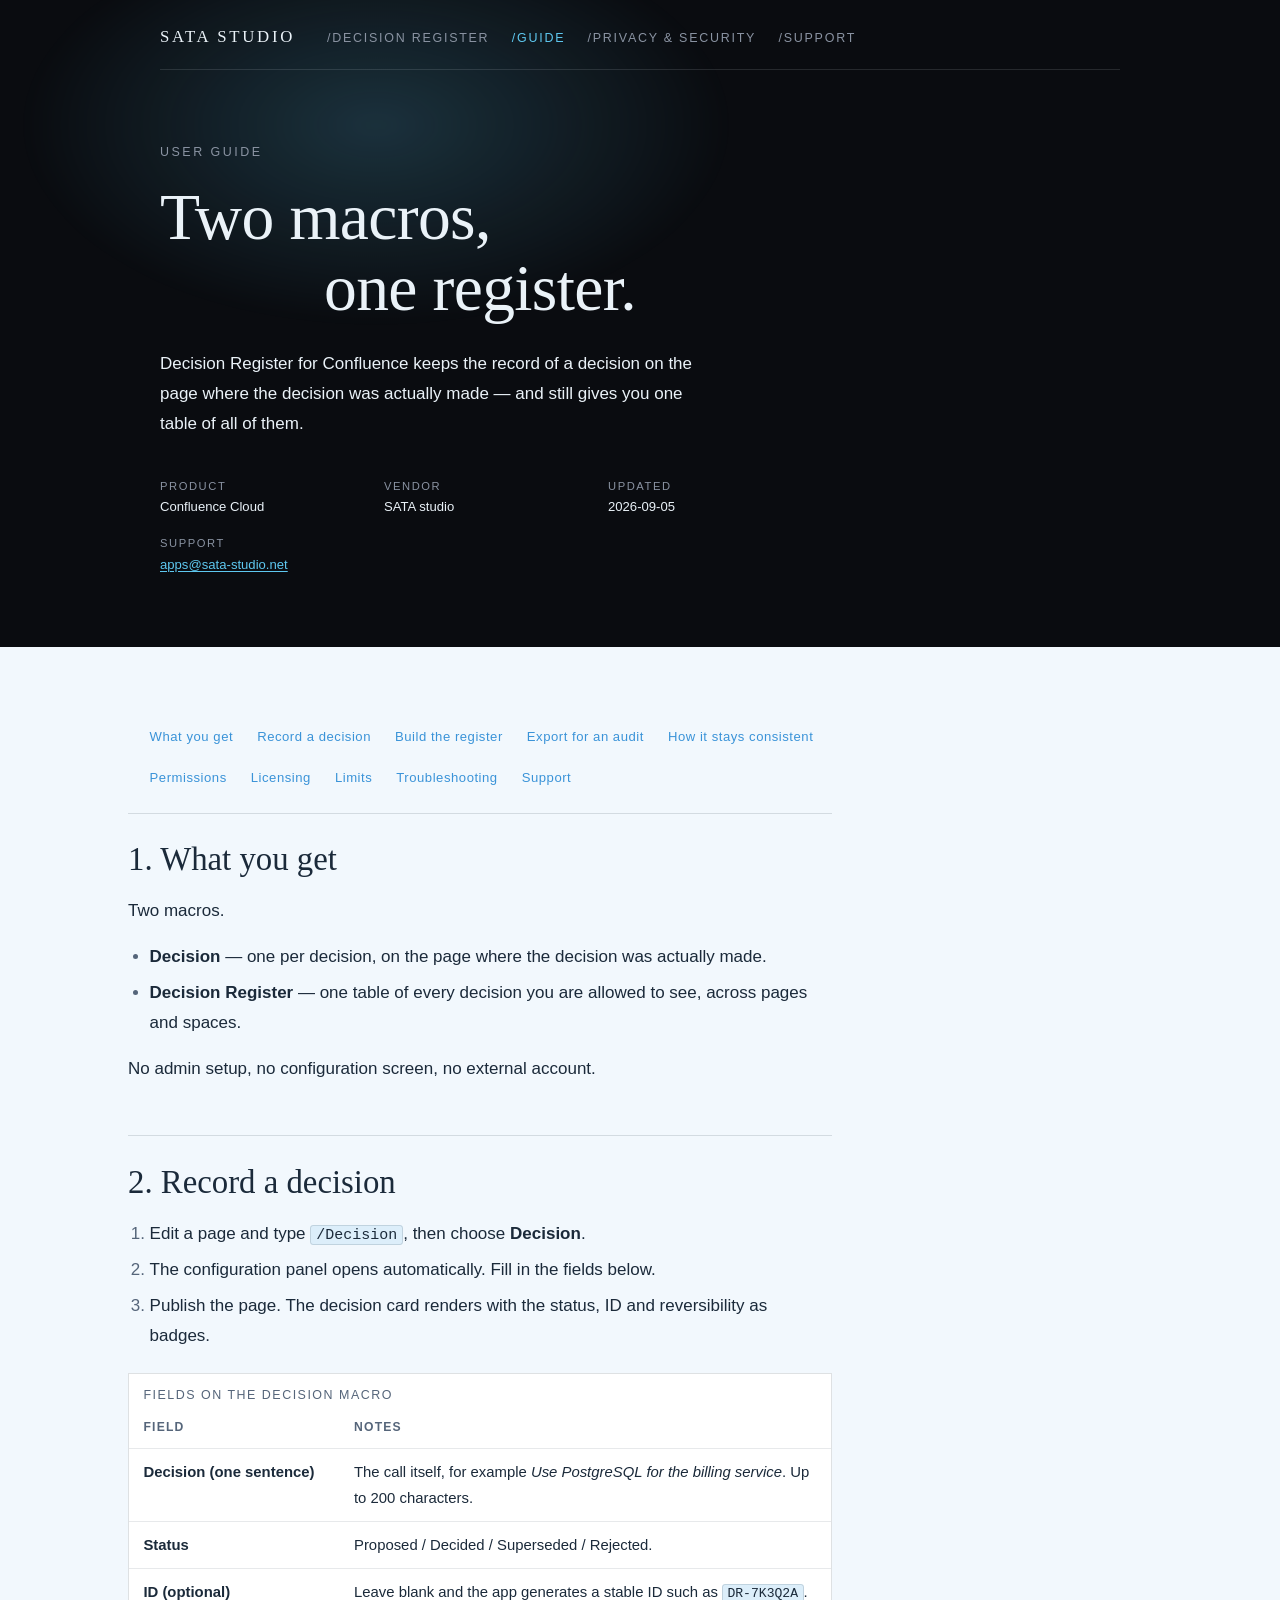
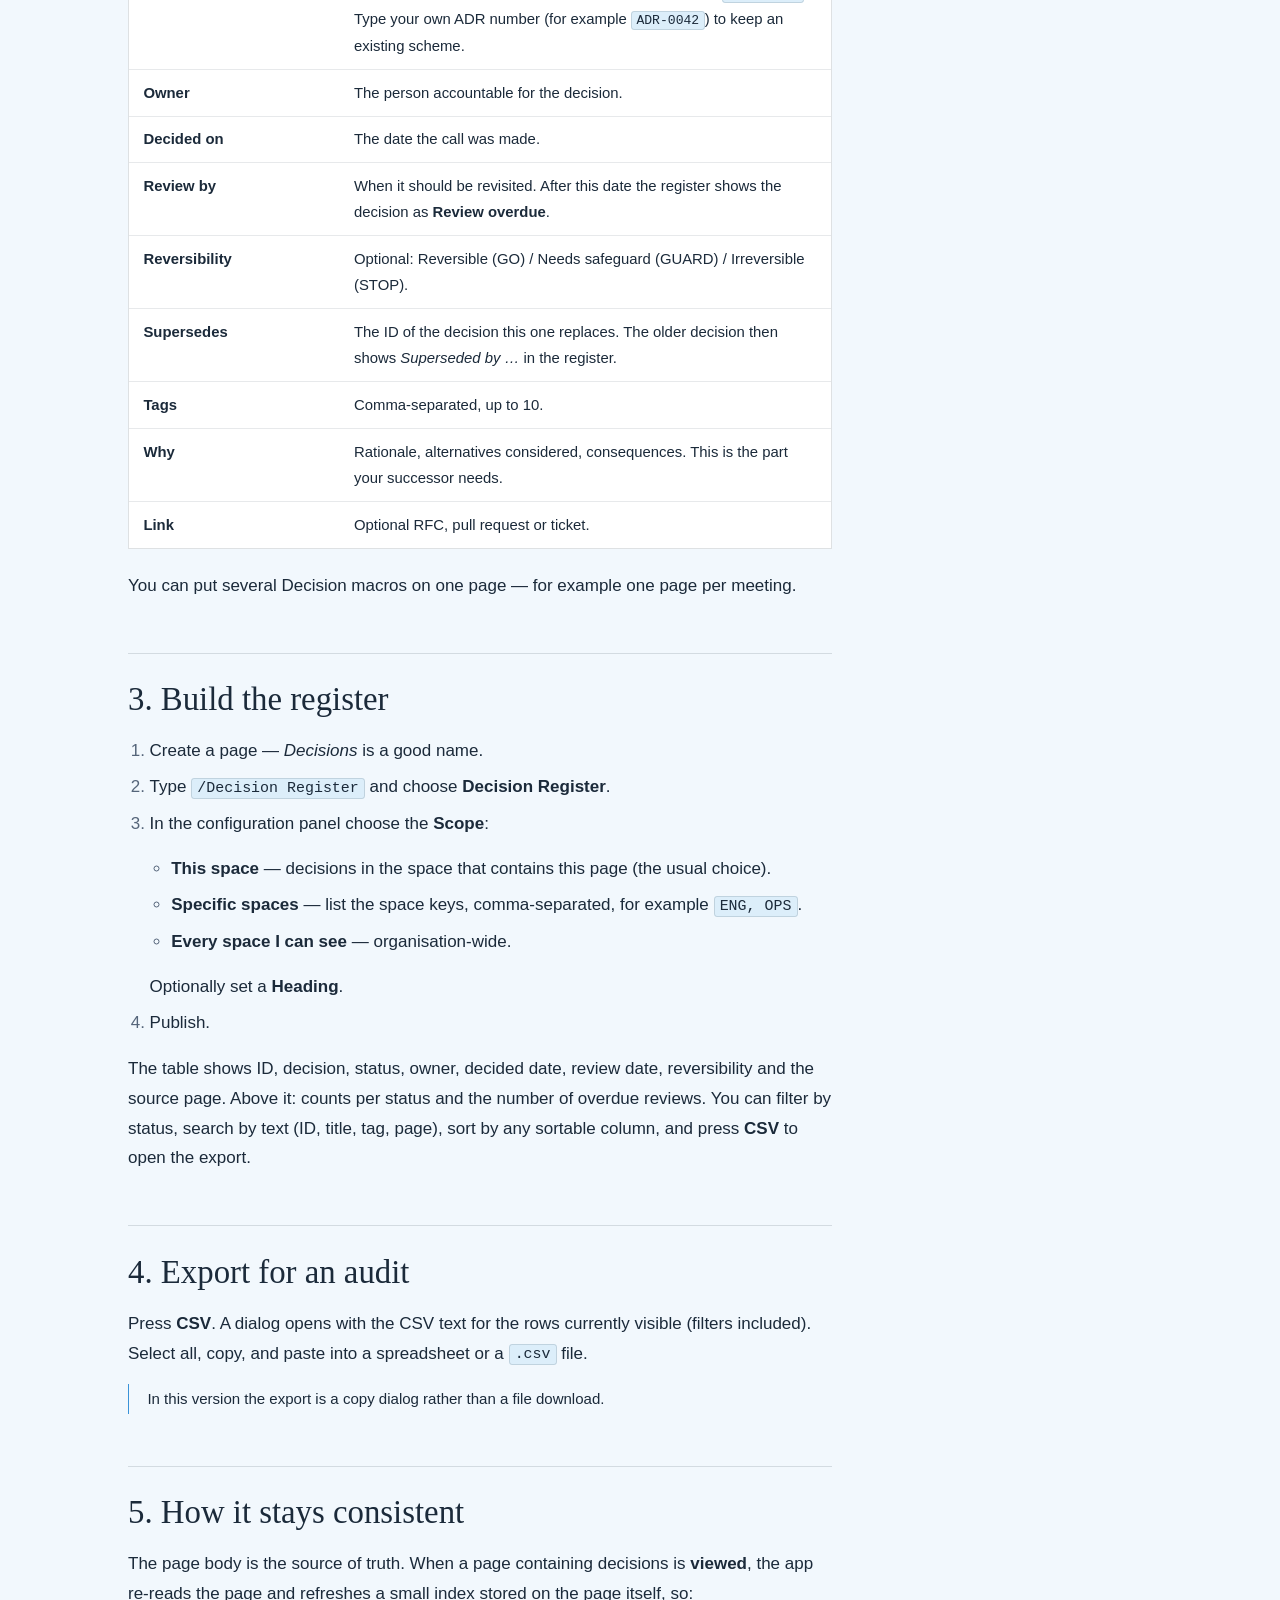
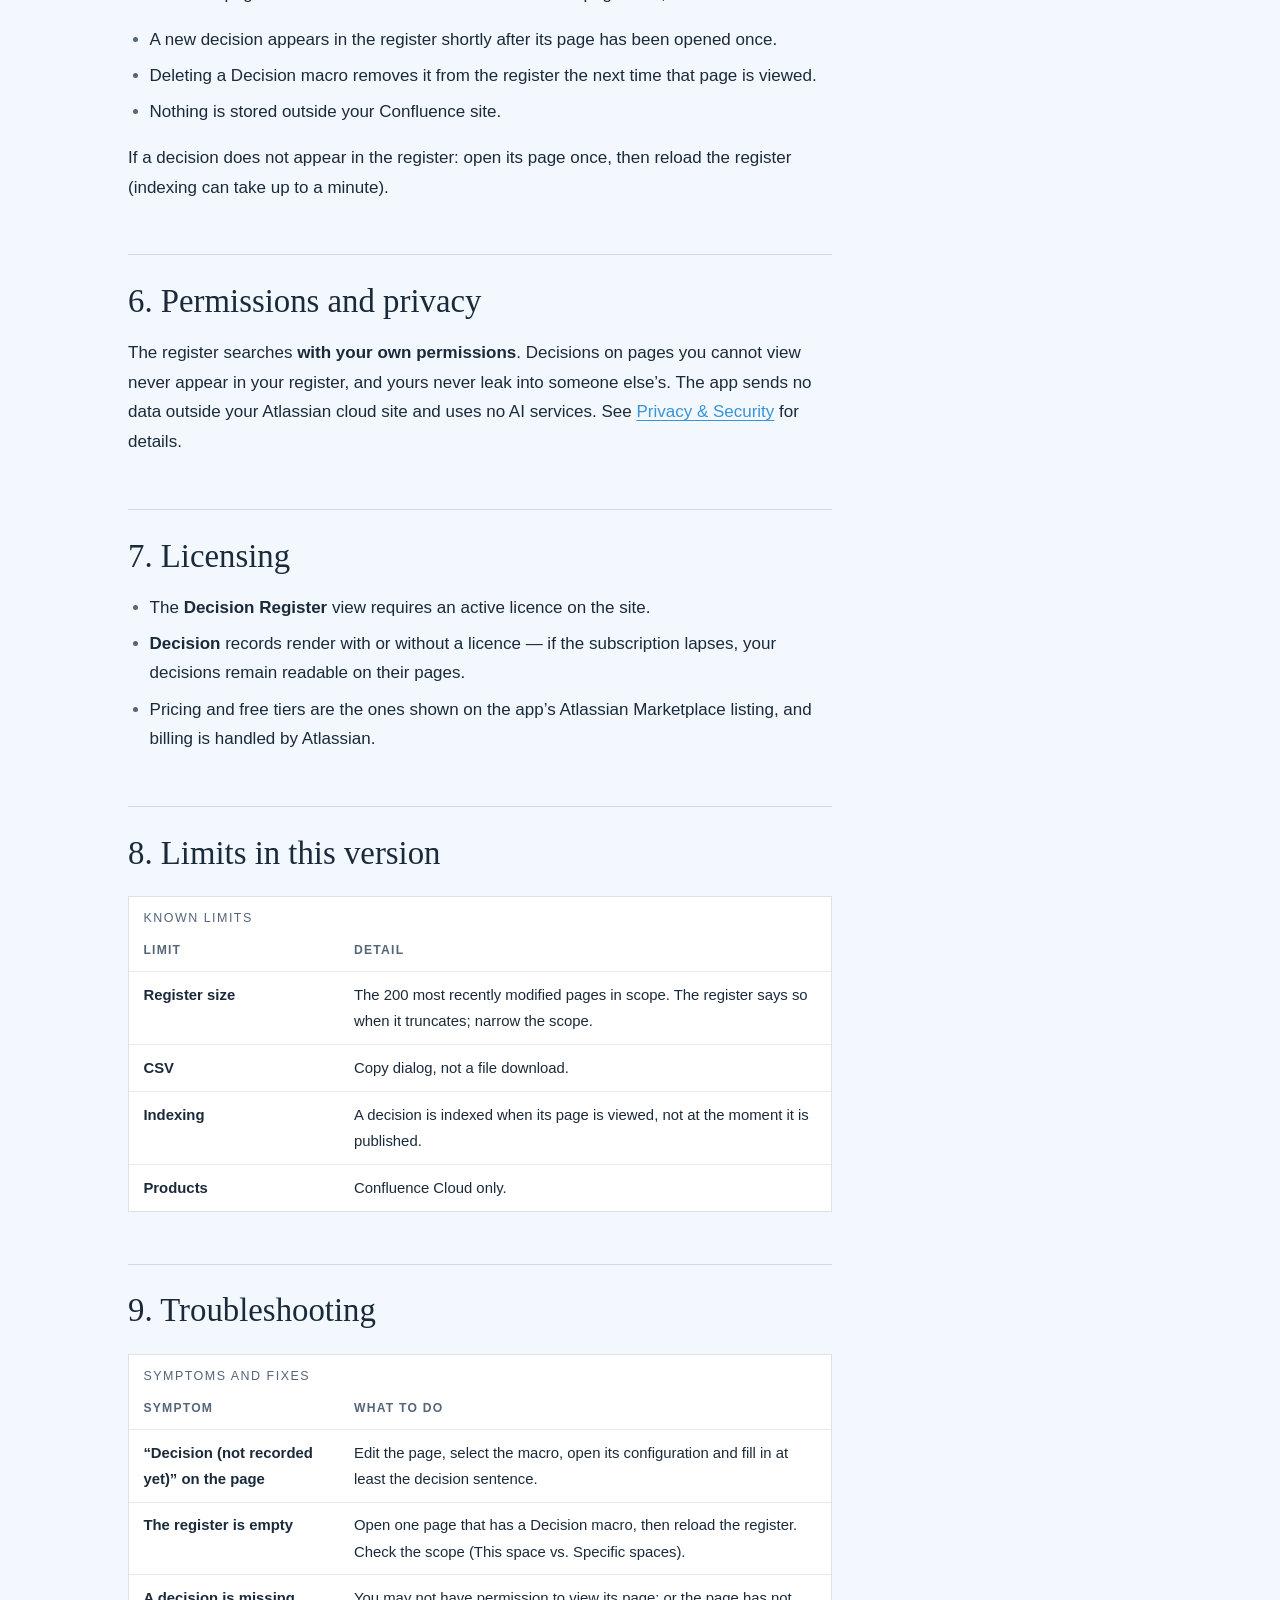
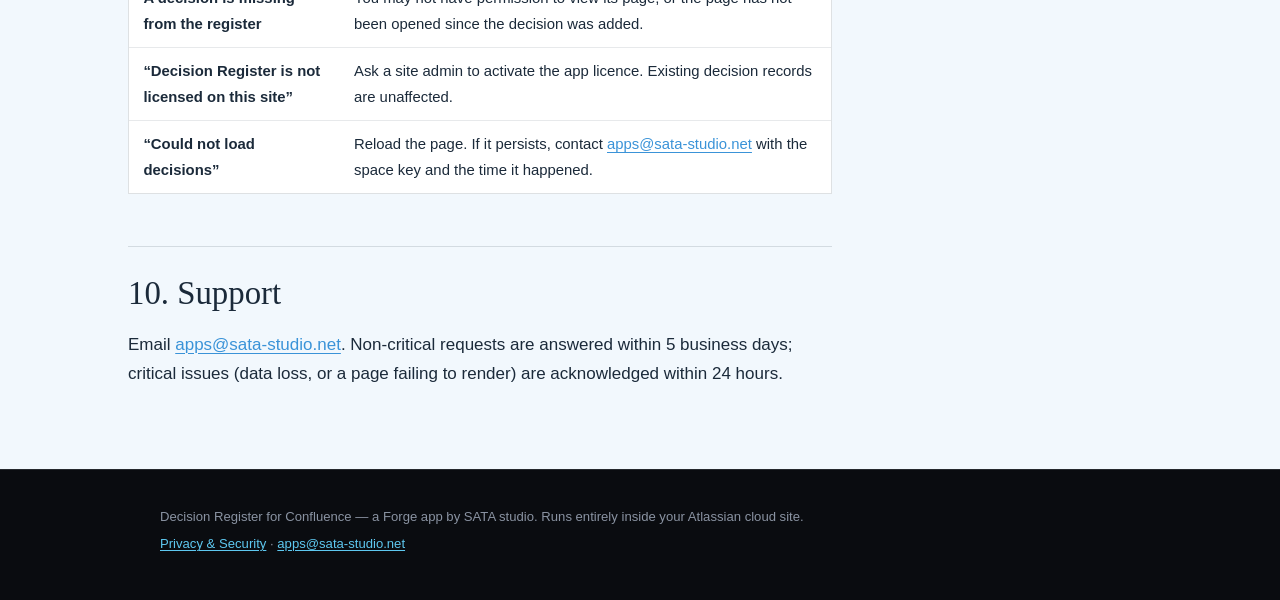
<file: decision-register/guide.html>
<!DOCTYPE html>
<html lang="en">
<head>
<meta charset="utf-8">
<meta name="viewport" content="width=device-width, initial-scale=1">
<title>User guide — Decision Register for Confluence | SATA studio</title>
<meta name="description" content="How to record a decision, build the register, export for an audit, and what the app does not do. Decision Register for Confluence, by SATA studio.">
<meta name="robots" content="index, follow">
<link rel="stylesheet" href="assets/dr.css">
</head>
<body>

<header class="masthead wrap">
  <a class="masthead__mark" href="index.html">SATA studio</a>
  <nav aria-label="Sections">
    <ul class="slashnav">
      <li><a href="index.html">/Decision Register</a></li>
      <li><a href="guide.html" aria-current="page">/Guide</a></li>
      <li><a href="privacy-security.html">/Privacy &amp; Security</a></li>
      <li><a href="mailto:apps@sata-studio.net">/Support</a></li>
    </ul>
  </nav>
</header>

<main>
  <section class="hero wrap">
    <div class="hero__glow" aria-hidden="true"></div>
    <div class="hero__inner">
      <p class="hero__kicker">User guide</p>
      <h1>Two macros,<span class="spread">one register.</span></h1>
      <p class="hero__lede">Decision Register for Confluence keeps the record of a decision on the page
        where the decision was actually made — and still gives you one table of all of them.</p>
      <dl class="hero__meta">
        <div>
          <dt>Product</dt>
          <dd>Confluence Cloud</dd>
        </div>
        <div>
          <dt>Vendor</dt>
          <dd>SATA studio</dd>
        </div>
        <div>
          <dt>Updated</dt>
          <dd><time datetime="2026-09-05">2026-09-05</time></dd>
        </div>
        <div>
          <dt>Support</dt>
          <dd><a href="mailto:apps@sata-studio.net">apps@sata-studio.net</a></dd>
        </div>
      </dl>
    </div>
  </section>

  <div class="sheet">
    <article class="doc">
      <ul class="contents" aria-label="On this page">
        <li><a href="#what-you-get">What you get</a></li>
        <li><a href="#record">Record a decision</a></li>
        <li><a href="#register">Build the register</a></li>
        <li><a href="#export">Export for an audit</a></li>
        <li><a href="#consistency">How it stays consistent</a></li>
        <li><a href="#permissions">Permissions</a></li>
        <li><a href="#licensing">Licensing</a></li>
        <li><a href="#limits">Limits</a></li>
        <li><a href="#troubleshooting">Troubleshooting</a></li>
        <li><a href="#support">Support</a></li>
      </ul>

      <h2 id="what-you-get">1. What you get</h2>
      <p>Two macros.</p>
      <ul>
        <li><strong>Decision</strong> — one per decision, on the page where the decision was actually made.</li>
        <li><strong>Decision Register</strong> — one table of every decision you are allowed to see, across
          pages and spaces.</li>
      </ul>
      <p>No admin setup, no configuration screen, no external account.</p>

      <h2 id="record">2. Record a decision</h2>
      <ol>
        <li>Edit a page and type <code>/Decision</code>, then choose <strong>Decision</strong>.</li>
        <li>The configuration panel opens automatically. Fill in the fields below.</li>
        <li>Publish the page. The decision card renders with the status, ID and reversibility as badges.</li>
      </ol>
      <div class="tablewrap">
        <table>
          <caption>Fields on the Decision macro</caption>
          <thead>
            <tr><th scope="col">Field</th><th scope="col">Notes</th></tr>
          </thead>
          <tbody>
            <tr><th scope="row">Decision (one sentence)</th><td>The call itself, for example <em>Use PostgreSQL for the billing service</em>. Up to 200 characters.</td></tr>
            <tr><th scope="row">Status</th><td>Proposed / Decided / Superseded / Rejected.</td></tr>
            <tr><th scope="row">ID (optional)</th><td>Leave blank and the app generates a stable ID such as <code>DR-7K3Q2A</code>. Type your own ADR number (for example <code>ADR-0042</code>) to keep an existing scheme.</td></tr>
            <tr><th scope="row">Owner</th><td>The person accountable for the decision.</td></tr>
            <tr><th scope="row">Decided on</th><td>The date the call was made.</td></tr>
            <tr><th scope="row">Review by</th><td>When it should be revisited. After this date the register shows the decision as <strong>Review overdue</strong>.</td></tr>
            <tr><th scope="row">Reversibility</th><td>Optional: Reversible (GO) / Needs safeguard (GUARD) / Irreversible (STOP).</td></tr>
            <tr><th scope="row">Supersedes</th><td>The ID of the decision this one replaces. The older decision then shows <em>Superseded by …</em> in the register.</td></tr>
            <tr><th scope="row">Tags</th><td>Comma-separated, up to 10.</td></tr>
            <tr><th scope="row">Why</th><td>Rationale, alternatives considered, consequences. This is the part your successor needs.</td></tr>
            <tr><th scope="row">Link</th><td>Optional RFC, pull request or ticket.</td></tr>
          </tbody>
        </table>
      </div>
      <p>You can put several Decision macros on one page — for example one page per meeting.</p>

      <h2 id="register">3. Build the register</h2>
      <ol>
        <li>Create a page — <em>Decisions</em> is a good name.</li>
        <li>Type <code>/Decision Register</code> and choose <strong>Decision Register</strong>.</li>
        <li>In the configuration panel choose the <strong>Scope</strong>:
          <ul>
            <li><strong>This space</strong> — decisions in the space that contains this page (the usual choice).</li>
            <li><strong>Specific spaces</strong> — list the space keys, comma-separated, for example <code>ENG, OPS</code>.</li>
            <li><strong>Every space I can see</strong> — organisation-wide.</li>
          </ul>
          Optionally set a <strong>Heading</strong>.
        </li>
        <li>Publish.</li>
      </ol>
      <p>The table shows ID, decision, status, owner, decided date, review date, reversibility and the
        source page. Above it: counts per status and the number of overdue reviews. You can filter by
        status, search by text (ID, title, tag, page), sort by any sortable column, and press
        <strong>CSV</strong> to open the export.</p>

      <h2 id="export">4. Export for an audit</h2>
      <p>Press <strong>CSV</strong>. A dialog opens with the CSV text for the rows currently visible
        (filters included). Select all, copy, and paste into a spreadsheet or a <code>.csv</code> file.</p>
      <p class="note">In this version the export is a copy dialog rather than a file download.</p>

      <h2 id="consistency">5. How it stays consistent</h2>
      <p>The page body is the source of truth. When a page containing decisions is <strong>viewed</strong>,
        the app re-reads the page and refreshes a small index stored on the page itself, so:</p>
      <ul>
        <li>A new decision appears in the register shortly after its page has been opened once.</li>
        <li>Deleting a Decision macro removes it from the register the next time that page is viewed.</li>
        <li>Nothing is stored outside your Confluence site.</li>
      </ul>
      <p>If a decision does not appear in the register: open its page once, then reload the register
        (indexing can take up to a minute).</p>

      <h2 id="permissions">6. Permissions and privacy</h2>
      <p>The register searches <strong>with your own permissions</strong>. Decisions on pages you cannot
        view never appear in your register, and yours never leak into someone else’s. The app sends no
        data outside your Atlassian cloud site and uses no AI services. See
        <a href="privacy-security.html">Privacy &amp; Security</a> for details.</p>

      <h2 id="licensing">7. Licensing</h2>
      <ul>
        <li>The <strong>Decision Register</strong> view requires an active licence on the site.</li>
        <li><strong>Decision</strong> records render with or without a licence — if the subscription
          lapses, your decisions remain readable on their pages.</li>
        <li>Pricing and free tiers are the ones shown on the app’s Atlassian Marketplace listing, and
          billing is handled by Atlassian.</li>
      </ul>

      <h2 id="limits">8. Limits in this version</h2>
      <div class="tablewrap">
        <table>
          <caption>Known limits</caption>
          <thead>
            <tr><th scope="col">Limit</th><th scope="col">Detail</th></tr>
          </thead>
          <tbody>
            <tr><th scope="row">Register size</th><td>The 200 most recently modified pages in scope. The register says so when it truncates; narrow the scope.</td></tr>
            <tr><th scope="row">CSV</th><td>Copy dialog, not a file download.</td></tr>
            <tr><th scope="row">Indexing</th><td>A decision is indexed when its page is viewed, not at the moment it is published.</td></tr>
            <tr><th scope="row">Products</th><td>Confluence Cloud only.</td></tr>
          </tbody>
        </table>
      </div>

      <h2 id="troubleshooting">9. Troubleshooting</h2>
      <div class="tablewrap">
        <table>
          <caption>Symptoms and fixes</caption>
          <thead>
            <tr><th scope="col">Symptom</th><th scope="col">What to do</th></tr>
          </thead>
          <tbody>
            <tr><th scope="row">“Decision (not recorded yet)” on the page</th><td>Edit the page, select the macro, open its configuration and fill in at least the decision sentence.</td></tr>
            <tr><th scope="row">The register is empty</th><td>Open one page that has a Decision macro, then reload the register. Check the scope (This space vs. Specific spaces).</td></tr>
            <tr><th scope="row">A decision is missing from the register</th><td>You may not have permission to view its page; or the page has not been opened since the decision was added.</td></tr>
            <tr><th scope="row">“Decision Register is not licensed on this site”</th><td>Ask a site admin to activate the app licence. Existing decision records are unaffected.</td></tr>
            <tr><th scope="row">“Could not load decisions”</th><td>Reload the page. If it persists, contact <a href="mailto:apps@sata-studio.net">apps@sata-studio.net</a> with the space key and the time it happened.</td></tr>
          </tbody>
        </table>
      </div>

      <h2 id="support">10. Support</h2>
      <p>Email <a href="mailto:apps@sata-studio.net">apps@sata-studio.net</a>. Non-critical requests are
        answered within 5 business days; critical issues (data loss, or a page failing to render) are
        acknowledged within 24 hours.</p>
    </article>
  </div>
</main>

<footer class="colophon">
  <div class="wrap">
    <p>Decision Register for Confluence — a Forge app by SATA studio. Runs entirely inside your Atlassian cloud site.</p>
    <p><a href="privacy-security.html">Privacy &amp; Security</a> · <a href="mailto:apps@sata-studio.net">apps@sata-studio.net</a></p>
  </div>
</footer>

</body>
</html>
</file>
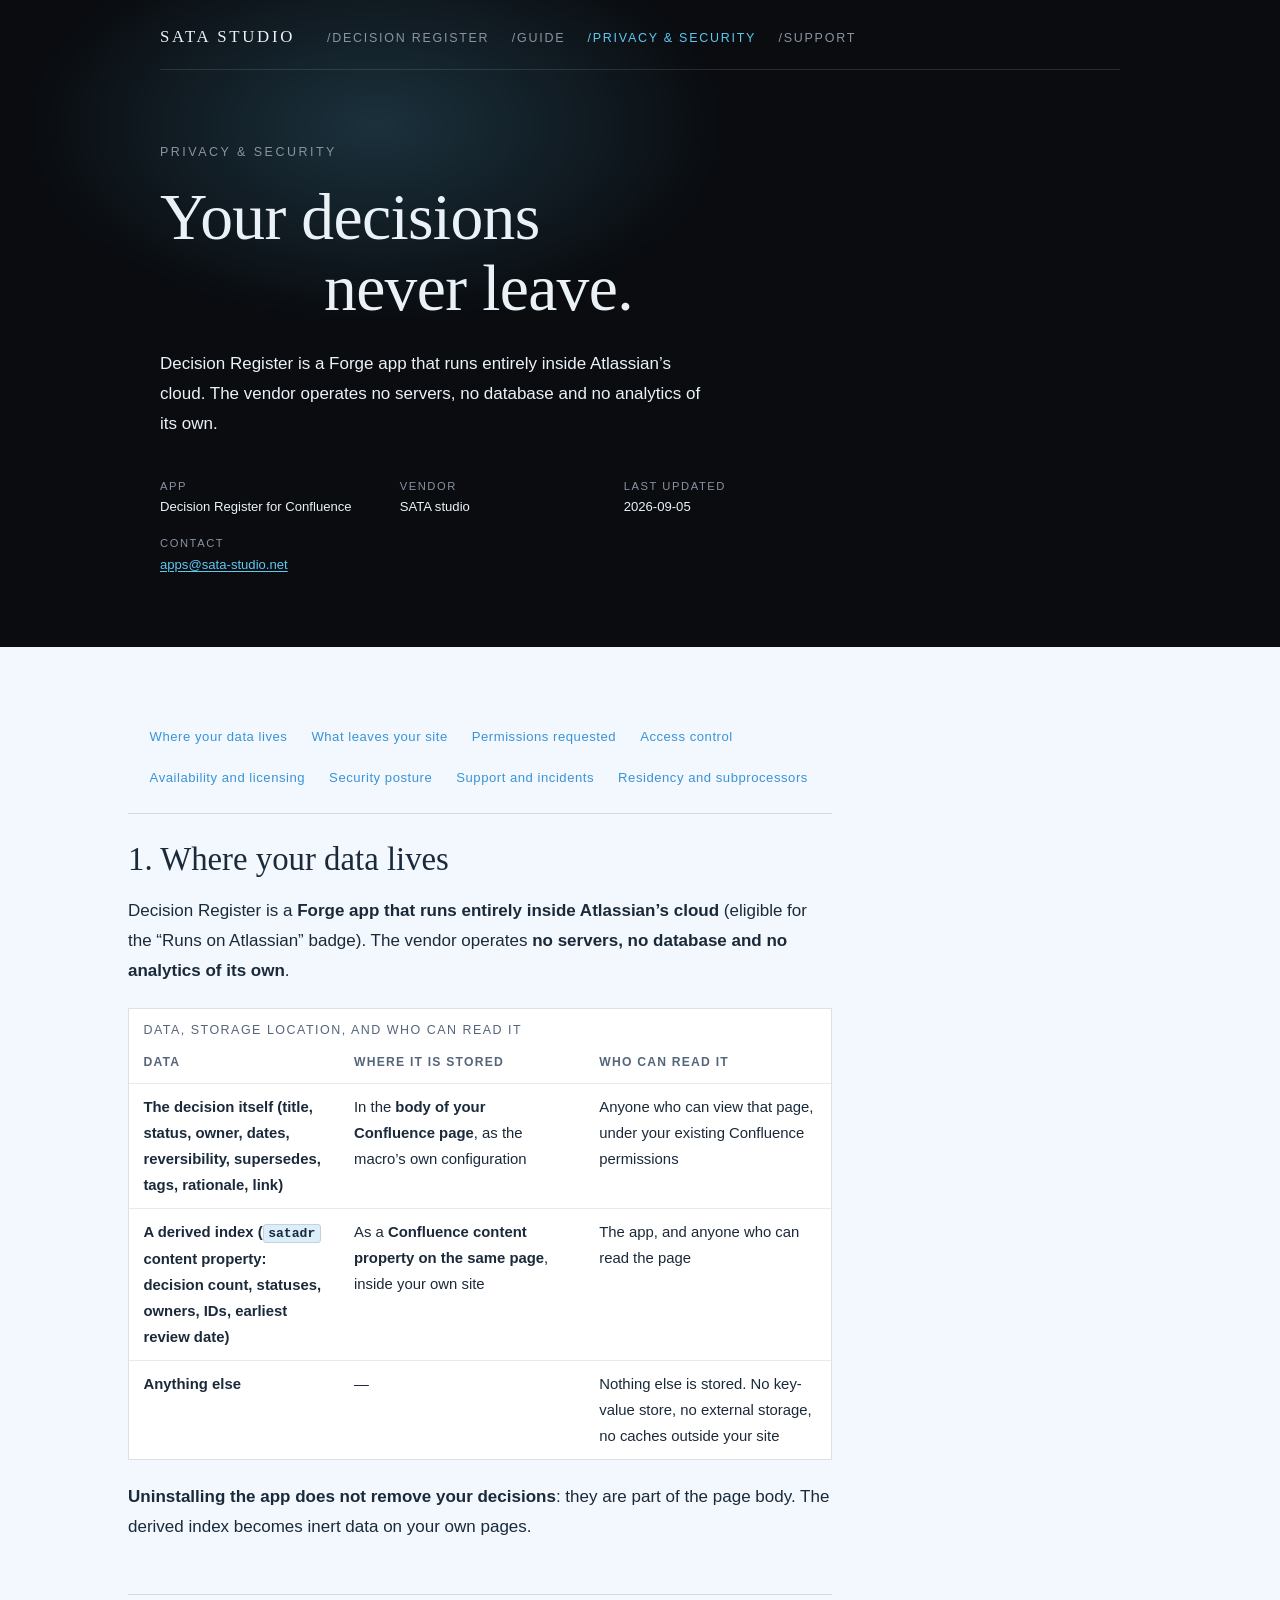
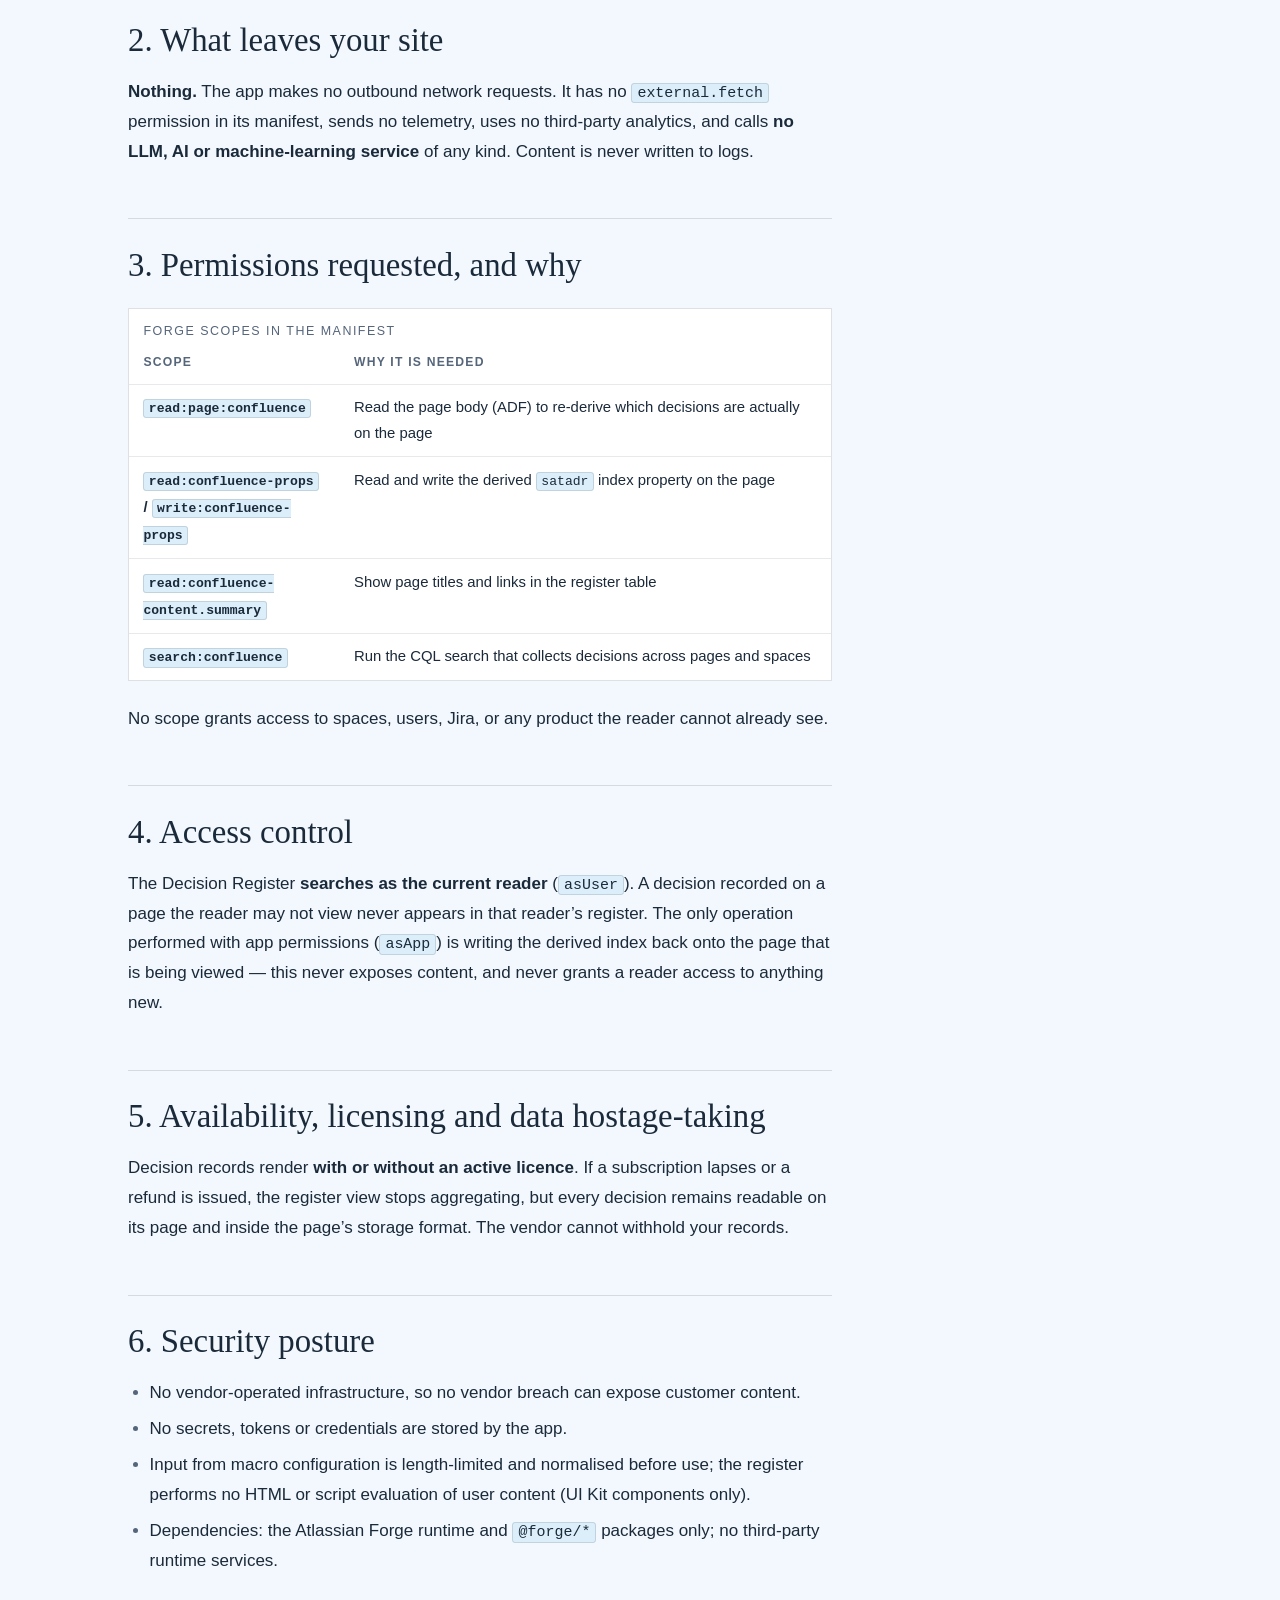
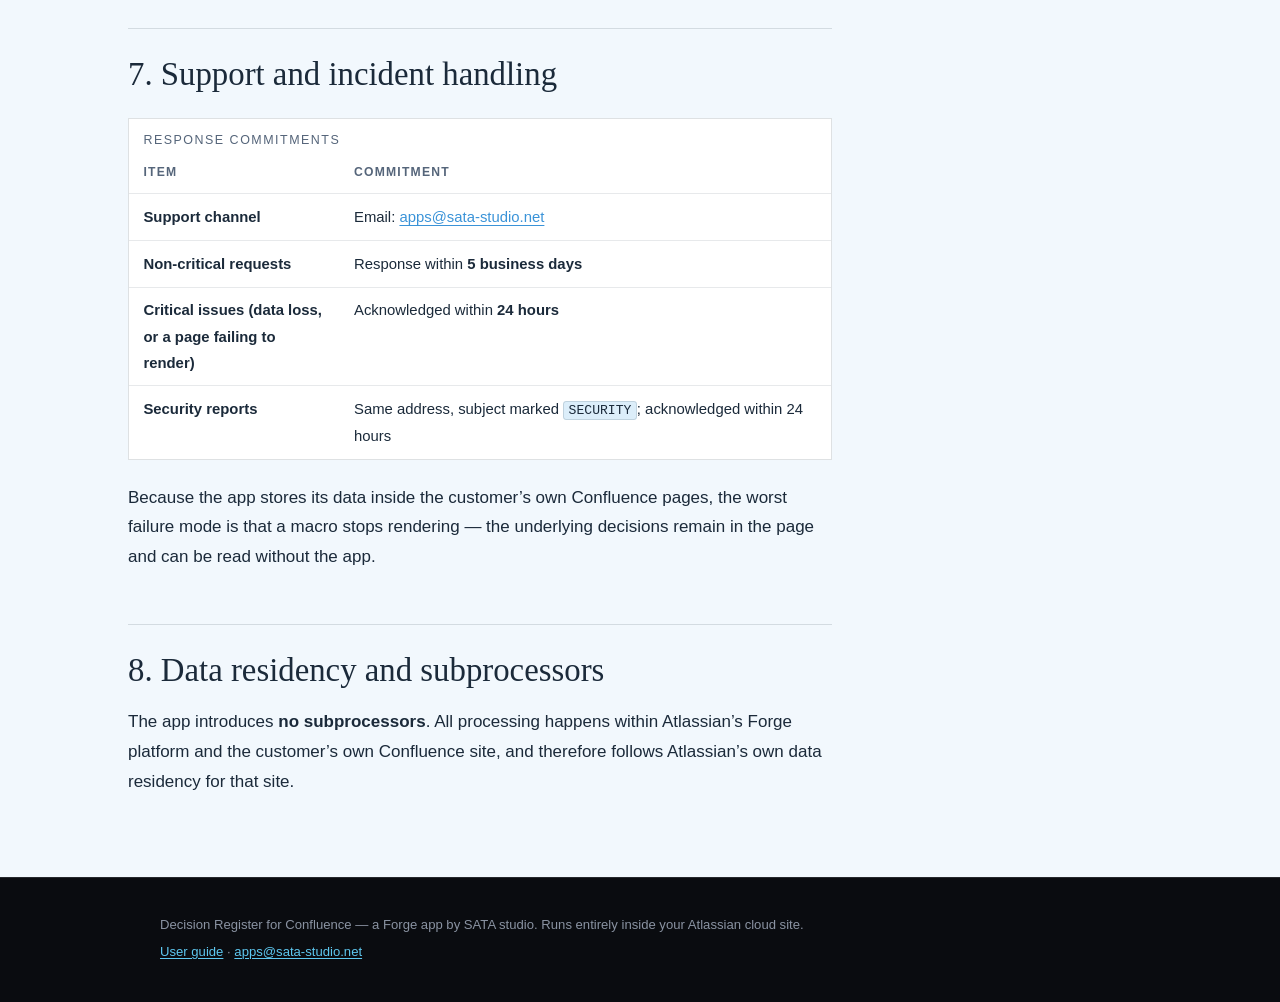
<file: decision-register/privacy-security.html>
<!DOCTYPE html>
<html lang="en">
<head>
<meta charset="utf-8">
<meta name="viewport" content="width=device-width, initial-scale=1">
<title>Privacy &amp; Security — Decision Register for Confluence | SATA studio</title>
<meta name="description" content="Where your data lives, what leaves your site (nothing), the scopes requested and why, access control, and support commitments for Decision Register for Confluence.">
<meta name="robots" content="index, follow">
<link rel="stylesheet" href="assets/dr.css">
</head>
<body>

<header class="masthead wrap">
  <a class="masthead__mark" href="index.html">SATA studio</a>
  <nav aria-label="Sections">
    <ul class="slashnav">
      <li><a href="index.html">/Decision Register</a></li>
      <li><a href="guide.html">/Guide</a></li>
      <li><a href="privacy-security.html" aria-current="page">/Privacy &amp; Security</a></li>
      <li><a href="mailto:apps@sata-studio.net">/Support</a></li>
    </ul>
  </nav>
</header>

<main>
  <section class="hero wrap">
    <div class="hero__glow" aria-hidden="true"></div>
    <div class="hero__inner">
      <p class="hero__kicker">Privacy &amp; Security</p>
      <h1>Your decisions<span class="spread">never leave.</span></h1>
      <p class="hero__lede">Decision Register is a Forge app that runs entirely inside Atlassian’s cloud.
        The vendor operates no servers, no database and no analytics of its own.</p>
      <dl class="hero__meta">
        <div>
          <dt>App</dt>
          <dd>Decision Register for Confluence</dd>
        </div>
        <div>
          <dt>Vendor</dt>
          <dd>SATA studio</dd>
        </div>
        <div>
          <dt>Last updated</dt>
          <dd><time datetime="2026-09-05">2026-09-05</time></dd>
        </div>
        <div>
          <dt>Contact</dt>
          <dd><a href="mailto:apps@sata-studio.net">apps@sata-studio.net</a></dd>
        </div>
      </dl>
    </div>
  </section>

  <div class="sheet">
    <article class="doc">
      <ul class="contents" aria-label="On this page">
        <li><a href="#where">Where your data lives</a></li>
        <li><a href="#leaves">What leaves your site</a></li>
        <li><a href="#scopes">Permissions requested</a></li>
        <li><a href="#access">Access control</a></li>
        <li><a href="#licence">Availability and licensing</a></li>
        <li><a href="#posture">Security posture</a></li>
        <li><a href="#support">Support and incidents</a></li>
        <li><a href="#residency">Residency and subprocessors</a></li>
      </ul>

      <h2 id="where">1. Where your data lives</h2>
      <p>Decision Register is a <strong>Forge app that runs entirely inside Atlassian’s cloud</strong>
        (eligible for the “Runs on Atlassian” badge). The vendor operates <strong>no servers, no database
        and no analytics of its own</strong>.</p>
      <div class="tablewrap">
        <table>
          <caption>Data, storage location, and who can read it</caption>
          <thead>
            <tr><th scope="col">Data</th><th scope="col">Where it is stored</th><th scope="col">Who can read it</th></tr>
          </thead>
          <tbody>
            <tr>
              <th scope="row">The decision itself (title, status, owner, dates, reversibility, supersedes, tags, rationale, link)</th>
              <td>In the <strong>body of your Confluence page</strong>, as the macro’s own configuration</td>
              <td>Anyone who can view that page, under your existing Confluence permissions</td>
            </tr>
            <tr>
              <th scope="row">A derived index (<code>satadr</code> content property: decision count, statuses, owners, IDs, earliest review date)</th>
              <td>As a <strong>Confluence content property on the same page</strong>, inside your own site</td>
              <td>The app, and anyone who can read the page</td>
            </tr>
            <tr>
              <th scope="row">Anything else</th>
              <td>—</td>
              <td>Nothing else is stored. No key-value store, no external storage, no caches outside your site</td>
            </tr>
          </tbody>
        </table>
      </div>
      <p><strong>Uninstalling the app does not remove your decisions</strong>: they are part of the page
        body. The derived index becomes inert data on your own pages.</p>

      <h2 id="leaves">2. What leaves your site</h2>
      <p><strong>Nothing.</strong> The app makes no outbound network requests. It has no
        <code>external.fetch</code> permission in its manifest, sends no telemetry, uses no third-party
        analytics, and calls <strong>no LLM, AI or machine-learning service</strong> of any kind. Content
        is never written to logs.</p>

      <h2 id="scopes">3. Permissions requested, and why</h2>
      <div class="tablewrap">
        <table>
          <caption>Forge scopes in the manifest</caption>
          <thead>
            <tr><th scope="col">Scope</th><th scope="col">Why it is needed</th></tr>
          </thead>
          <tbody>
            <tr><th scope="row"><code>read:page:confluence</code></th><td>Read the page body (ADF) to re-derive which decisions are actually on the page</td></tr>
            <tr><th scope="row"><code>read:confluence-props</code> / <code>write:confluence-props</code></th><td>Read and write the derived <code>satadr</code> index property on the page</td></tr>
            <tr><th scope="row"><code>read:confluence-content.summary</code></th><td>Show page titles and links in the register table</td></tr>
            <tr><th scope="row"><code>search:confluence</code></th><td>Run the CQL search that collects decisions across pages and spaces</td></tr>
          </tbody>
        </table>
      </div>
      <p>No scope grants access to spaces, users, Jira, or any product the reader cannot already see.</p>

      <h2 id="access">4. Access control</h2>
      <p>The Decision Register <strong>searches as the current reader</strong> (<code>asUser</code>). A
        decision recorded on a page the reader may not view never appears in that reader’s register. The
        only operation performed with app permissions (<code>asApp</code>) is writing the derived index
        back onto the page that is being viewed — this never exposes content, and never grants a reader
        access to anything new.</p>

      <h2 id="licence">5. Availability, licensing and data hostage-taking</h2>
      <p>Decision records render <strong>with or without an active licence</strong>. If a subscription
        lapses or a refund is issued, the register view stops aggregating, but every decision remains
        readable on its page and inside the page’s storage format. The vendor cannot withhold your
        records.</p>

      <h2 id="posture">6. Security posture</h2>
      <ul>
        <li>No vendor-operated infrastructure, so no vendor breach can expose customer content.</li>
        <li>No secrets, tokens or credentials are stored by the app.</li>
        <li>Input from macro configuration is length-limited and normalised before use; the register
          performs no HTML or script evaluation of user content (UI Kit components only).</li>
        <li>Dependencies: the Atlassian Forge runtime and <code>@forge/*</code> packages only; no
          third-party runtime services.</li>
      </ul>

      <h2 id="support">7. Support and incident handling</h2>
      <div class="tablewrap">
        <table>
          <caption>Response commitments</caption>
          <thead>
            <tr><th scope="col">Item</th><th scope="col">Commitment</th></tr>
          </thead>
          <tbody>
            <tr><th scope="row">Support channel</th><td>Email: <a href="mailto:apps@sata-studio.net">apps@sata-studio.net</a></td></tr>
            <tr><th scope="row">Non-critical requests</th><td>Response within <strong>5 business days</strong></td></tr>
            <tr><th scope="row">Critical issues (data loss, or a page failing to render)</th><td>Acknowledged within <strong>24 hours</strong></td></tr>
            <tr><th scope="row">Security reports</th><td>Same address, subject marked <code>SECURITY</code>; acknowledged within 24 hours</td></tr>
          </tbody>
        </table>
      </div>
      <p>Because the app stores its data inside the customer’s own Confluence pages, the worst failure
        mode is that a macro stops rendering — the underlying decisions remain in the page and can be
        read without the app.</p>

      <h2 id="residency">8. Data residency and subprocessors</h2>
      <p>The app introduces <strong>no subprocessors</strong>. All processing happens within Atlassian’s
        Forge platform and the customer’s own Confluence site, and therefore follows Atlassian’s own data
        residency for that site.</p>
    </article>
  </div>
</main>

<footer class="colophon">
  <div class="wrap">
    <p>Decision Register for Confluence — a Forge app by SATA studio. Runs entirely inside your Atlassian cloud site.</p>
    <p><a href="guide.html">User guide</a> · <a href="mailto:apps@sata-studio.net">apps@sata-studio.net</a></p>
  </div>
</footer>

</body>
</html>
</file>
<file: decision-register/assets/dr.css>
/* Decision Register for Confluence — public docs pages
   SATA studio / cinematic base (dark stage) + light reading surface.
   Palette and rules: さたの美意識 §3-2 / §3-4 / §5-5 / §11. */

:root {
  /* stage (dark) */
  --ink-black: #0A0C10;
  --graphite: #14171E;
  --slate: #1E232C;
  --hairline: rgba(234, 242, 248, .12);
  --off-white: #EAF2F8;
  --muted-silver: #8A93A2;
  --celestial: #5EC8F0;

  /* reading surface (light) */
  --mist: #F2F8FD;
  --pure-white: #FFFFFF;
  --pale-aqua: #DCEEFA;
  --azure: #3A93D8;
  --deep-ink: #1B2A3A;
  --deep-ink-soft: #55657A;
  --hairline-ink: rgba(27, 42, 58, .14);
  --hairline-ink-soft: rgba(27, 42, 58, .10);

  --font-display: Georgia, "Hiragino Mincho ProN", "Yu Mincho", "Times New Roman", serif;
  --font-body: -apple-system, BlinkMacSystemFont, "Segoe UI", "Hiragino Kaku Gothic ProN",
    "Noto Sans JP", Helvetica, Arial, sans-serif;
  --font-mono: ui-monospace, SFMono-Regular, "SF Mono", Menlo, Consolas, monospace;

  --ease-out: cubic-bezier(.2, .7, .3, 1);
  --rail: 4.5rem;

  --layer-glow: 0;
  --layer-content: 1;
  --layer-masthead: 2;
}

*, *::before, *::after { box-sizing: border-box; }

html, body { overflow-x: clip; }

html { -webkit-text-size-adjust: 100%; }

body {
  margin: 0;
  background: var(--ink-black);
  color: var(--off-white);
  font-family: var(--font-body);
  font-size: 17px;
  line-height: 1.75;
  font-variant-numeric: tabular-nums;
}

a { color: var(--celestial); text-decoration-thickness: 1px; text-underline-offset: .18em; }
a:hover { color: var(--off-white); }

:focus-visible {
  outline: 2px solid var(--celestial);
  outline-offset: 3px;
  /* focus ring is never animated */
}

code {
  font-family: var(--font-mono);
  font-size: .88em;
  padding: .08em .34em;
  background: var(--slate);
  border: 1px solid var(--hairline);
  border-radius: 3px;
}

.wrap {
  width: min(100% - 2.5rem, 60rem);
  margin-inline: auto;
}

/* ---------- masthead (minimal, text only) ---------- */

.masthead {
  position: relative;
  z-index: var(--layer-masthead);
  display: flex;
  flex-wrap: wrap;
  gap: .5rem 2rem;
  align-items: baseline;
  padding: 1.4rem 0 1.1rem;
  border-bottom: 1px solid var(--hairline);
}

.masthead__mark {
  font-family: var(--font-display);
  font-size: 1.05rem;
  letter-spacing: .16em;
  text-transform: uppercase;
  color: var(--off-white);
  text-decoration: none;
}

.slashnav {
  margin: 0;
  padding: 0;
  list-style: none;
  display: flex;
  flex-wrap: wrap;
  gap: 0 1.4rem;
  font-size: .78rem;
  letter-spacing: .14em;
  text-transform: uppercase;
}

.slashnav a {
  color: var(--muted-silver);
  text-decoration: none;
  white-space: nowrap;
  transition: color .18s var(--ease-out);
}

.slashnav a:hover { color: var(--off-white); }
.slashnav [aria-current="page"] { color: var(--celestial); }

/* ---------- hero (left weighted, height follows content) ---------- */

.hero {
  position: relative;
  padding: 4.5rem 0 3.75rem;
  isolation: isolate;
}

.hero__glow {
  position: absolute;
  z-index: var(--layer-glow);
  inset: -35% 30% auto -25%;
  height: 32rem;
  background: radial-gradient(closest-side, rgba(94, 200, 240, .20), transparent 78%);
  filter: blur(6px);
  animation: drift 22s var(--ease-out) infinite alternate;
  pointer-events: none;
}

@keyframes drift {
  from { transform: translate3d(0, 0, 0) scale(1); opacity: .75; }
  to   { transform: translate3d(4rem, 1.5rem, 0) scale(1.12); opacity: 1; }
}

.hero__inner { position: relative; z-index: var(--layer-content); max-width: 44rem; }

.hero__kicker {
  margin: 0 0 1.1rem;
  font-size: .78rem;
  letter-spacing: .2em;
  text-transform: uppercase;
  color: var(--muted-silver);
}

.hero h1 {
  font-family: var(--font-display);
  font-weight: 400;
  font-size: clamp(2.35rem, 6.4vw, 4.1rem);
  line-height: 1.08;
  letter-spacing: -.01em;
  margin: 0;
  overflow-wrap: anywhere;
  min-width: 0;
}

.hero h1 .spread { display: block; padding-left: 2.5em; }

.hero__lede {
  margin: 1.6rem 0 0;
  max-width: 34rem;
  color: var(--off-white);
}

.hero__meta {
  margin: 2.4rem 0 0;
  display: grid;
  grid-template-columns: repeat(auto-fit, minmax(min(100%, 11rem), max-content));
  gap: .35rem 3rem;
  font-size: .82rem;
  color: var(--muted-silver);
}

.hero__meta dt {
  letter-spacing: .14em;
  text-transform: uppercase;
  font-size: .7rem;
}

.hero__meta dd { margin: 0 0 .6rem; color: var(--off-white); }

/* ---------- reading surface (light panel on the dark stage) ---------- */

.sheet {
  position: relative;
  z-index: var(--layer-content);
  background: var(--mist);
  color: var(--deep-ink);
  border-top: 1px solid var(--hairline);
  padding: 3.5rem 0 4rem;
}

.sheet a { color: var(--azure); }
.sheet a:hover { color: var(--deep-ink); }

.sheet code {
  background: var(--pale-aqua);
  border-color: var(--hairline-ink);
  color: var(--deep-ink);
}

.doc {
  width: min(100% - 2.5rem, 64rem);
  margin-inline: auto;
}

@media (min-width: 62rem) {
  /* asymmetric: the text column sits left, the rail keeps the right side open */
  .doc { padding-right: var(--rail); }
}

.doc > * { max-width: 44rem; }

.doc h2 {
  font-family: var(--font-display);
  font-weight: 400;
  font-size: clamp(1.55rem, 3.2vw, 2.05rem);
  line-height: 1.25;
  margin: 3.25rem 0 .35rem;
  padding-top: 1.6rem;
  border-top: 1px solid var(--hairline-ink);
}

.doc h2:first-of-type { margin-top: 1rem; }

.doc h3 {
  font-family: var(--font-body);
  font-size: 1rem;
  letter-spacing: .04em;
  margin: 2rem 0 .4rem;
}

.doc p, .doc li { color: var(--deep-ink); }
.doc p { margin: 1rem 0; }
.doc ol, .doc ul { margin: 1rem 0; padding-left: 1.35rem; }
.doc li { margin: .4rem 0; }
.doc li::marker { color: var(--deep-ink-soft); }

.doc strong { font-weight: 700; }

.note {
  margin: 1.6rem 0;
  padding: .1rem 0 .1rem 1.15rem;
  border-left: 1px solid var(--azure);
  color: var(--deep-ink-soft);
  font-size: .94rem;
}

/* contents: a plain inline index, not a card grid */
.contents {
  margin: 0 0 1rem;
  padding: 0;
  list-style: none;
  display: flex;
  flex-wrap: wrap;
  gap: .35rem 1.5rem;
  font-size: .82rem;
  letter-spacing: .04em;
  color: var(--deep-ink-soft);
}

.contents a { text-decoration: none; }
.contents a:hover { text-decoration: underline; }

/* tables */
.tablewrap {
  max-width: 44rem;
  margin: 1.4rem 0;
  overflow-x: auto;
  border: 1px solid var(--hairline-ink);
  background: var(--pure-white);
}

table {
  width: 100%;
  border-collapse: collapse;
  font-size: .93rem;
}

caption {
  caption-side: top;
  text-align: left;
  padding: .7rem .9rem 0;
  font-size: .78rem;
  letter-spacing: .12em;
  text-transform: uppercase;
  color: var(--deep-ink-soft);
}

th, td {
  text-align: left;
  vertical-align: top;
  padding: .62rem .9rem;
  border-bottom: 1px solid var(--hairline-ink-soft);
}

thead th {
  font-size: .76rem;
  letter-spacing: .1em;
  text-transform: uppercase;
  color: var(--deep-ink-soft);
  font-weight: 600;
  white-space: nowrap;
}

tbody tr:last-child th, tbody tr:last-child td { border-bottom: 0; }
tbody th { font-weight: 600; width: 30%; }

/* ---------- landing list (index page) ---------- */

.stack { list-style: none; margin: 0; padding: 0; }

.stack li { border-top: 1px solid var(--hairline); }

.stack a {
  display: grid;
  gap: .2rem 2rem;
  grid-template-columns: minmax(0, 1fr);
  padding: 1.5rem 0;
  text-decoration: none;
  color: var(--off-white);
  transition: background-color .2s var(--ease-out);
}

@media (min-width: 46rem) {
  .stack a { grid-template-columns: minmax(0, 15rem) minmax(0, 1fr); align-items: baseline; }
}

.stack a:hover { background-color: var(--graphite); }

.stack__title {
  font-family: var(--font-display);
  font-size: 1.4rem;
  line-height: 1.3;
}

.stack__desc { color: var(--muted-silver); font-size: .95rem; margin: 0; }

/* ---------- footer (one line, closes the page) ---------- */

.colophon {
  background: var(--ink-black);
  color: var(--muted-silver);
  border-top: 1px solid var(--hairline);
  padding: 2rem 0 2.6rem;
  font-size: .82rem;
}

.colophon p { margin: .25rem 0; }

@media (prefers-reduced-motion: reduce) {
  .hero__glow { animation: none; }
  * { transition-duration: .01ms !important; }
}
</file>
